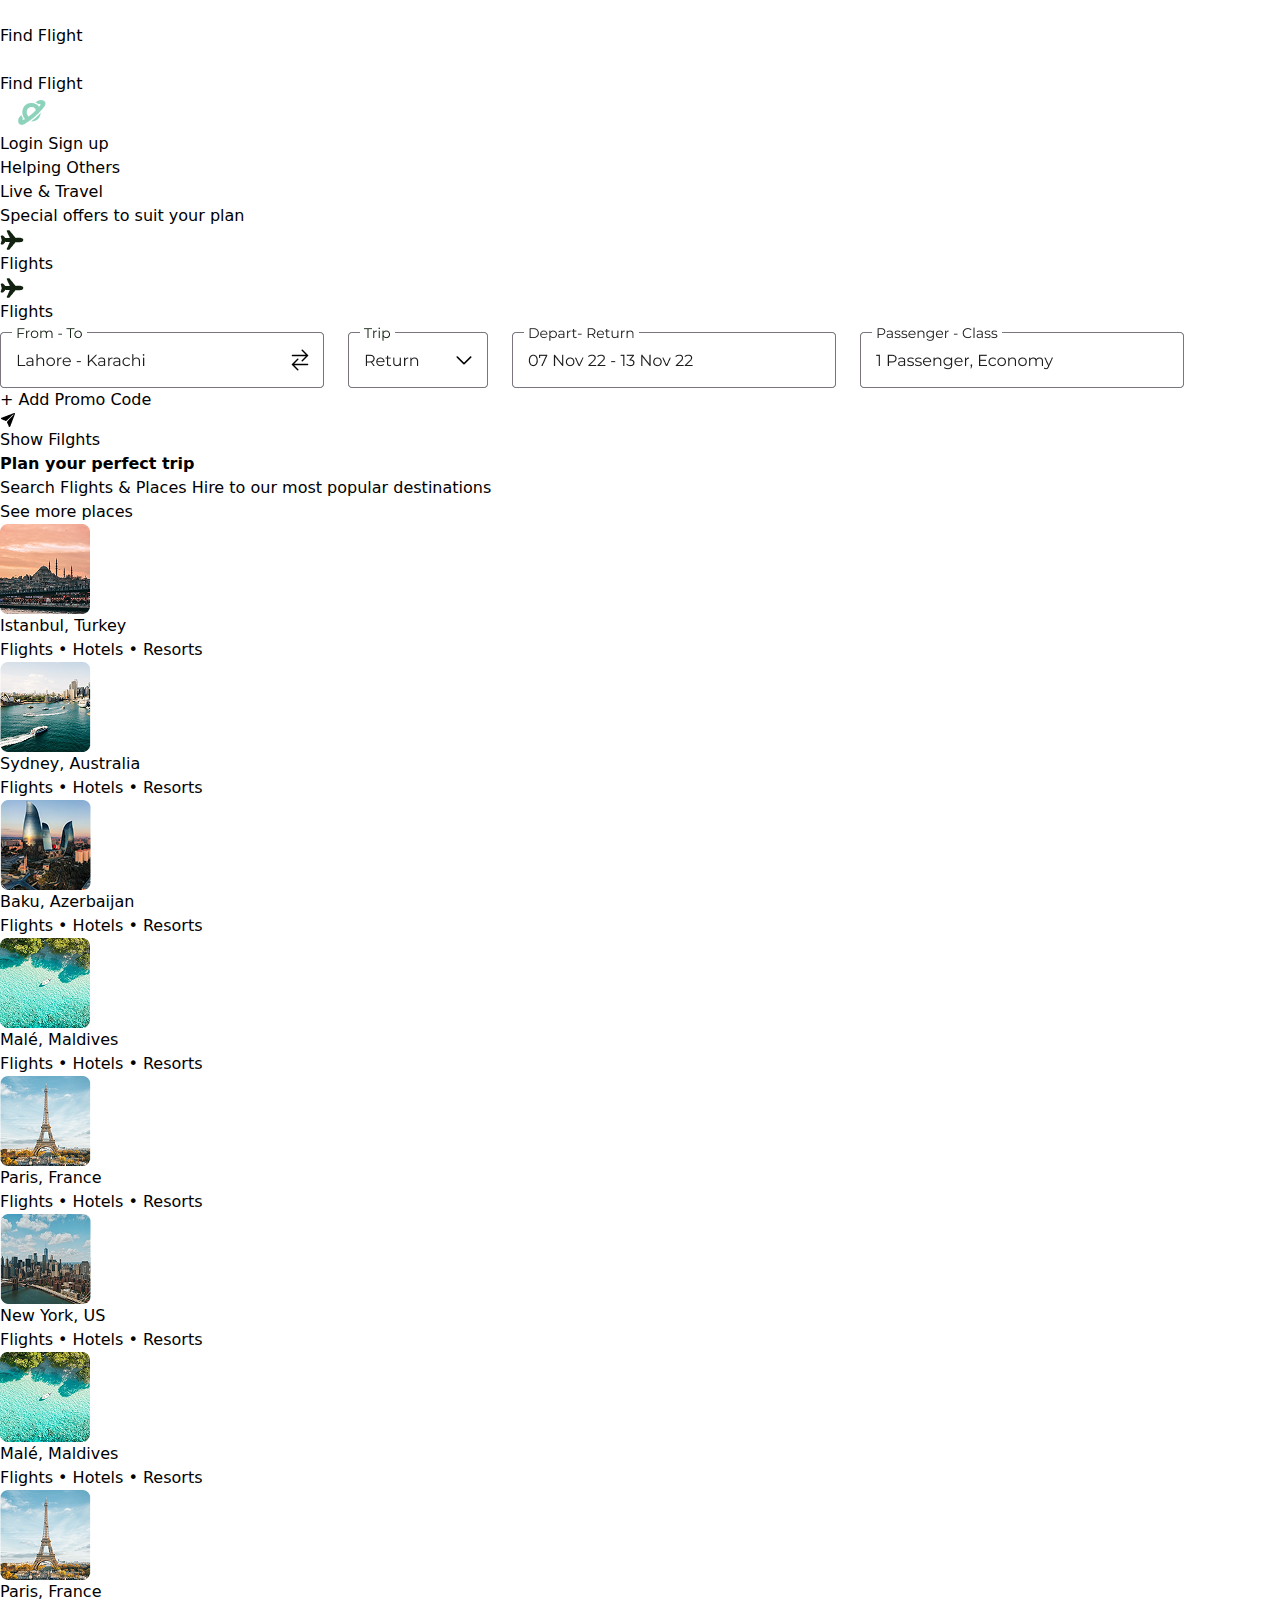
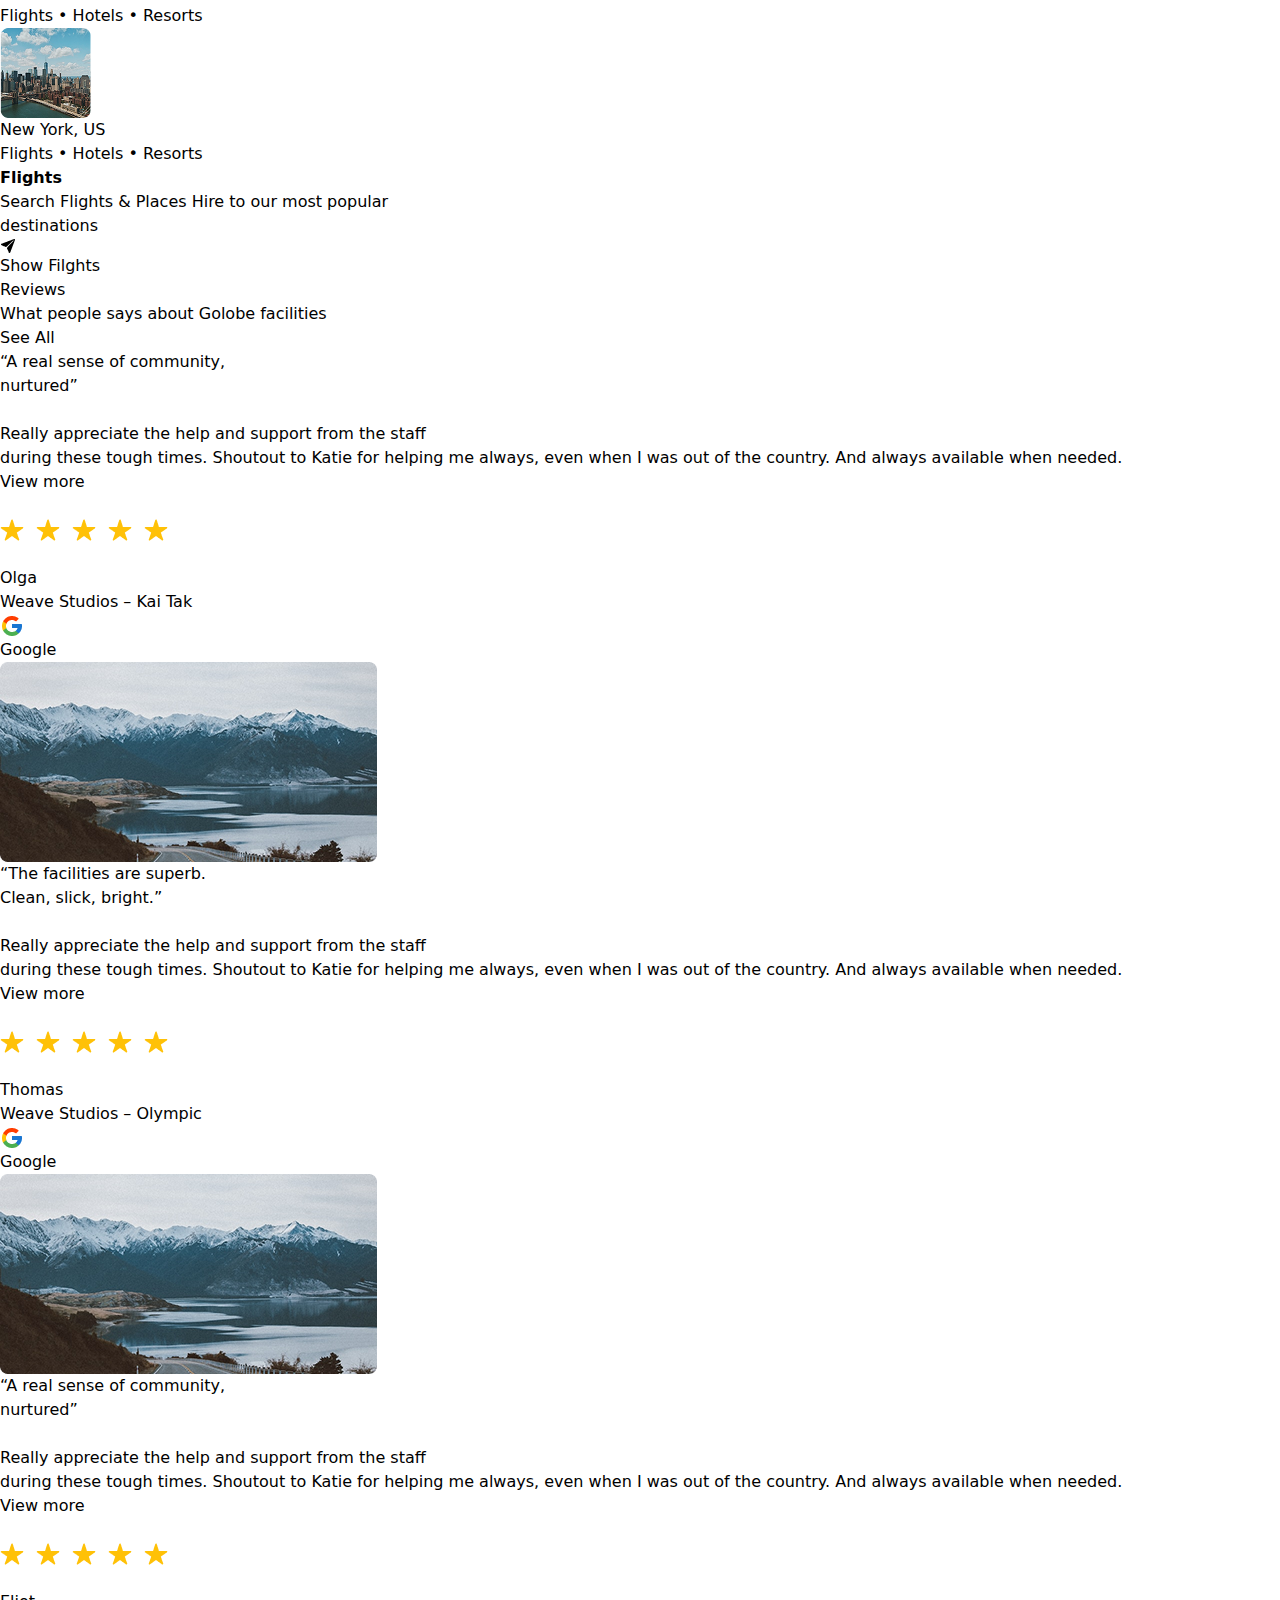
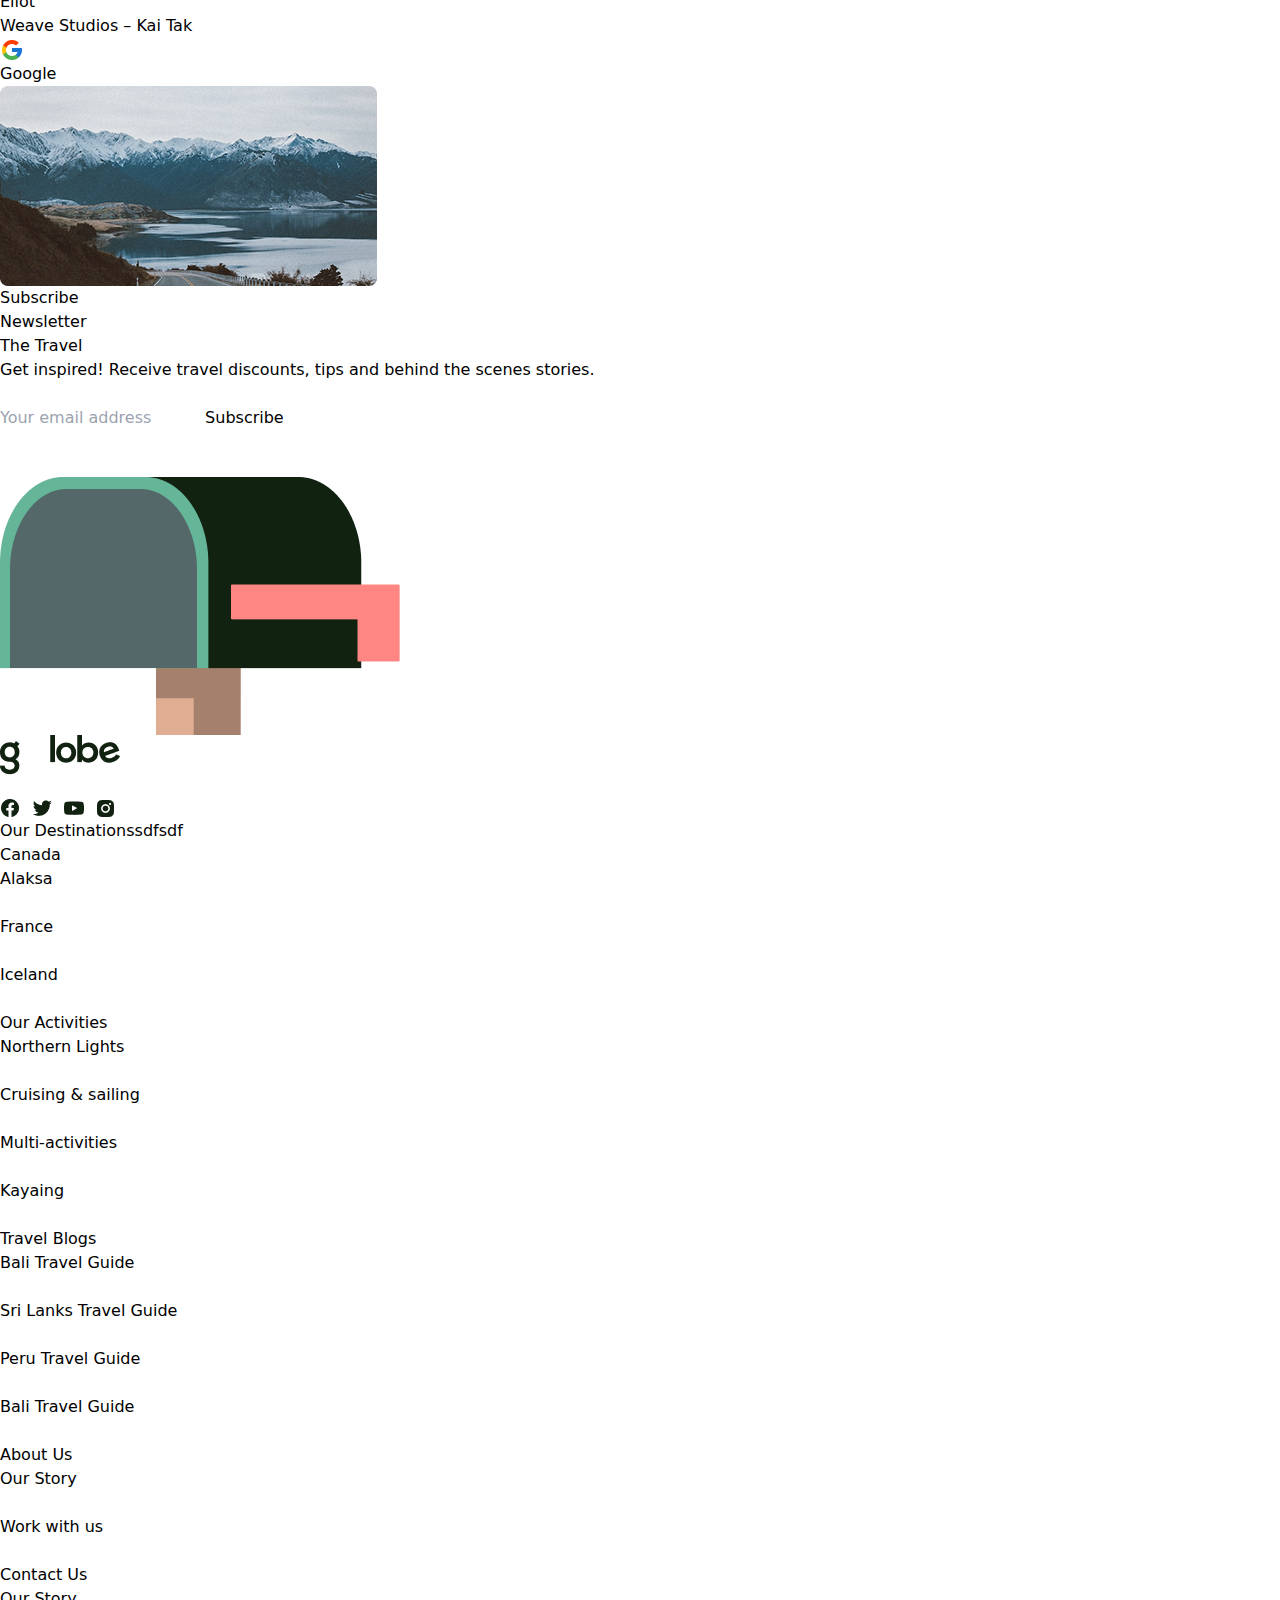
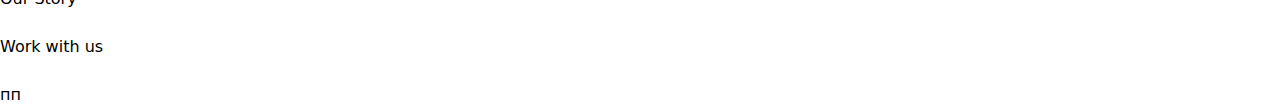
<file: src/index.html>
<!DOCTYPE html>
<html>
  <head>
    <meta charset="UTF-8" />
    <meta name="viewport" content="width=device-width, initial-scale=1.0" />
    <link href="/src/output.css" rel="stylesheet" />
  </head>
  <body class="bg-[#f5f5f5]">
    <div
      class="bg-[url(/src/f1.png)] mt-[20px] h-[100vh] md:h-[100vh] bg-no-repeat bg-contain text-white w-[95%] m-auto"
    >
      <div class="w-[95%] m-auto flex justify-between">
        <div class="flex items-center gap-7 pt-4">
          <div class="flex gap-1">
            <img class="hidden md:block" src="/src/f2.png" alt="" />
            <p class="hidden md:block">Find Flight</p>
          </div>

          <div class="flex gap-1">
            <img class="hidden md:block" src="/src/f3.png" alt="" />
            <p class="hidden md:block">Find Flight</p>
          </div>
        </div>

        <img class="mt-7 md:mr-0 mr-[110px]" src="/src/f4.png" alt="" />

        <div class="flex gap-10 pt-4 items-center">
          <button class="hidden md:block">Login</button>
          <button
            class="bg-white text-[black] w-[100px] h-[40px] rounded-[10px]"
          >
            Sign up
          </button>
        </div>
      </div>

      <div class="w-[95%] m-auto flex flex-col text-center">
        <h1 class="md:text-[50px] mt-3 md:mt-12">Helping Others</h1>
        <h1 class="md:text-[100px]">Live & Travel</h1>
        <p>Special offers to suit your plan</p>
      </div>

      <div class="w-[90%] m-auto bg-white md:mt-[50px] h-[250px] rounded-t-3xl">
        <aside class="flex gap-[140px] md:gap-6 w-[90%] m-auto pt-10">
          <div
            class="flex items-center gap-2 border-b-[3px] border-b-[#8DD3BB]"
          >
            <img src="/src/f5.png" alt="" />
            <p class="text-black">Flights</p>
          </div>
          <div class="flex items-center gap-2">
            <img src="/src/f5.png" alt="" />
            <p class="text-black">Flights</p>
          </div>
        </aside>

        <div class="text-black mt-10 w-[90%] m-auto">
          <img src="/src/f6.png" alt="" />
        </div>

        <div class="w-[90%] m-auto flex justify-end gap-5 text-black">
          <button class="mt-9">+ Add Promo Code</button>
          <div class="flex items-center bg-[#8DD3BB] p-3 mt-8">
            <img src="/src/f7.png" alt="" />
            <p>Show Filghts</p>
          </div>
        </div>
      </div>
    </div>

    <div class="w-[90%] md:mt-[100px] flex items-center m-auto justify-between">
      <div class="flex flex-col gap-5">
        <h1 class="text-[30px] font-bold">Plan your perfect trip</h1>
        <p class="text-[#112211]">
          Search Flights & Places Hire to our most popular destinations
        </p>
      </div>
      <button
        class="border-[2px] border-[#8DD3BB] w-[160px] h-[40px] text-[#112211]"
      >
        See more places
      </button>
    </div>

    <div class="w-[90%] m-auto flex flex-col md:flex-row justify-between">
      <div class="bg-white rounded-[10px] md:w-[32%] mt-[30px] h-[100px]">
        <div class="flex gap-5 p-4 items-center">
          <img class="w-[70px]" src="/src/f8.png" alt="" />
          <div class="flex flex-col gap-1">
            <h1>Istanbul, Turkey</h1>
            <p>Flights • Hotels • Resorts</p>
          </div>
        </div>
      </div>

      <div class="bg-white rounded-[10px] md:w-[32%] mt-[30px] h-[100px]">
        <div class="flex gap-5 p-4 items-center">
          <img class="w-[70px]" src="/src/f9.png" alt="" />
          <div class="flex flex-col gap-1">
            <h1>Sydney, Australia</h1>
            <p>Flights • Hotels • Resorts</p>
          </div>
        </div>
      </div>

      <div class="bg-white rounded-[10px] md:w-[32%] mt-[30px] h-[100px]">
        <div class="flex gap-5 p-4 items-center">
          <img class="w-[70px]" src="/src/f10.png" alt="" />
          <div class="flex flex-col gap-1">
            <h1>Baku, Azerbaijan</h1>
            <p>Flights • Hotels • Resorts</p>
          </div>
        </div>
      </div>
    </div>

    <div class="w-[90%] m-auto flex flex-col md:flex-row justify-between">
      <div class="bg-white rounded-[10px] md:w-[32%] mt-[30px] h-[100px]">
        <div class="flex gap-5 p-4 items-center">
          <img class="w-[70px]" src="/src/f11.png" alt="" />
          <div class="flex flex-col gap-1">
            <h1>Malé, Maldives</h1>
            <p>Flights • Hotels • Resorts</p>
          </div>
        </div>
      </div>

      <div class="bg-white rounded-[10px] md:w-[32%] mt-[30px] h-[100px]">
        <div class="flex gap-5 p-4 items-center">
          <img class="w-[70px]" src="/src/f12.png" alt="" />
          <div class="flex flex-col gap-1">
            <h1>Paris, France</h1>
            <p>Flights • Hotels • Resorts</p>
          </div>
        </div>
      </div>

      <div
        class="bg-white rounded-[10px] md:w-[32%] mt-[30px] mb-[30px] h-[100px]"
      >
        <div class="flex gap-5 p-4 items-center">
          <img class="w-[70px]" src="/src/f13.png" alt="" />
          <div class="flex flex-col gap-1">
            <h1>New York, US</h1>
            <p>Flights • Hotels • Resorts</p>
          </div>
        </div>
      </div>
    </div>

    <div class="w-[90%] m-auto flex flex-col md:flex-row justify-between">
      <div class="bg-white rounded-[10px] md:w-[32%] mb-[10px] h-[100px]">
        <div class="flex gap-5 p-4 items-center">
          <img class="w-[70px]" src="/src/f11.png" alt="" />
          <div class="flex flex-col gap-1">
            <h1>Malé, Maldives</h1>
            <p>Flights • Hotels • Resorts</p>
          </div>
        </div>
      </div>

      <div class="bg-white rounded-[10px] md:w-[32%] mb-[10px] h-[100px]">
        <div class="flex gap-5 p-4 items-center">
          <img class="w-[70px]" src="/src/f12.png" alt="" />
          <div class="flex flex-col gap-1">
            <h1>Paris, France</h1>
            <p>Flights • Hotels • Resorts</p>
          </div>
        </div>
      </div>

      <div class="bg-white rounded-[10px] md:w-[32%] mb-[10px] h-[100px]">
        <div class="flex gap-5 p-4 items-center">
          <img class="w-[70px]" src="/src/f13.png" alt="" />
          <div class="flex flex-col gap-1">
            <h1>New York, US</h1>
            <p>Flights • Hotels • Resorts</p>
          </div>
        </div>
      </div>
    </div>

    <div class="w-[90%] m-auto mt-[50px]">
      <div
        class="bg-[url(/src/f17.png)] mt-[20px] h-[80vh] md:h-[70vh] md:w-[40%] text-center bg-no-repeat bg-contain text-white"
      >
        <div class="flex flex-col items-center">
          <h1 class="text-[40px] font-bold mt-[134px] md:mt-[250px]">
            Flights
          </h1>
          <p>
            Search Flights & Places Hire to our most popular <br />
            destinations
          </p>
          <div class="flex items-center w-[140px] bg-[#8DD3BB] p-3 mt-2">
            <img src="/src/f7.png" alt="" />
            <p>Show Filghts</p>
          </div>
        </div>
      </div>
    </div>

    <main>
      <section class="w-[90%] m-auto mt-10 flex justify-between items-center">
        <aside>
          <h3 class="text-[32px] font-[600]">Reviews</h3>
          <p class="font-[400]">What people says about Golobe facilities</p>
        </aside>
        <aside>
          <button
            class="w-[80px] h-[40px] border border-[#8DD3BB] roundet-[4px]"
          >
            See All
          </button>
        </aside>
      </section>
      <section
        class="max-w-[1100px] ml-[150px] m-auto mt-10 flex justify-between gap-[300px]"
      >
        <div class="bg-[#8DD3BB66] w-[425px] h-[586px] rounded-[20px] relative">
          <aside
            class="bg-[#FFFFFF] w-[425px] h-[584px] rounded-[20px] absolute bottom-7 right-4 shadow-sm shadow-[#1122111A] p-5"
          >
            <div>
              <h2 class="text-[24px] font-[700] text-[#112211]">
                “A real sense of community,<br />nurtured”
              </h2>
              <br />
              <p class="text-[14px] font-[500] text-[#112211]">
                Really appreciate the help and support from the staff<br />during
                these tough times. Shoutout to Katie for helping me always, even
                when I was out of the country. And always available when needed.
              </p>
              <p class="text-[14px] font-[700] text-end">View more</p>
              <br />
              <img src="/src/f21.png" alt="" /> <br />
              <p class="text-[14px] font-[700]">Olga</p>
              <p class="text-[12px] font-[500] text-[#112211]">
                Weave Studios – Kai Tak
              </p>
              <div class="flex items-center gap-2 mt-2">
                <img src="/src/f22.png" alt="" />
                <p class="text-[12px] font-[700] text-[#112211]">Google</p>
              </div>
            </div>
            <div class="flex justify-center mt-2">
              <img src="/src/f23.png" alt="" />
            </div>
          </aside>
        </div>
        <div class="bg-[#8DD3BB66] w-[425px] h-[586px] rounded-[20px] relative">
          <aside
            class="bg-[#FFFFFF] w-[425px] h-[584px] rounded-[20px] absolute bottom-7 right-4 shadow-sm shadow-[#1122111A] p-5"
          >
            <div>
              <h2 class="text-[24px] font-[700] text-[#112211]">
                “The facilities are superb.<br />Clean, slick, bright.”
              </h2>
              <br />
              <p class="text-[14px] font-[500] text-[#112211]">
                Really appreciate the help and support from the staff<br />during
                these tough times. Shoutout to Katie for helping me always, even
                when I was out of the country. And always available when needed.
              </p>
              <p class="text-[14px] font-[700] text-end">View more</p>
              <br />
              <img src="/src/f21.png" alt="" /> <br />
              <p class="text-[14px] font-[700]">Thomas</p>
              <p class="text-[12px] font-[500] text-[#112211]">
                Weave Studios – Olympic
              </p>
              <div class="flex items-center gap-2 mt-2">
                <img src="/src/f22.png" alt="" />
                <p class="text-[12px] font-[700] text-[#112211]">Google</p>
              </div>
            </div>
            <div class="flex justify-center mt-2">
              <img src="/src/f23.png" alt="" />
            </div>
          </aside>
        </div>
        <div class="bg-[#8DD3BB66] w-[425px] h-[586px] rounded-[20px] relative">
          <aside
            class="bg-[#FFFFFF] w-[425px] h-[584px] rounded-[20px] absolute bottom-7 right-4 shadow-sm shadow-[#1122111A] p-5"
          >
            <div>
              <h2 class="text-[24px] font-[700] text-[#112211]">
                “A real sense of community,<br />nurtured”
              </h2>
              <br />
              <p class="text-[14px] font-[500] text-[#112211]">
                Really appreciate the help and support from the staff<br />during
                these tough times. Shoutout to Katie for helping me always, even
                when I was out of the country. And always available when needed.
              </p>
              <p class="text-[14px] font-[700] text-end">View more</p>
              <br />
              <img src="/src/f21.png" alt="" /> <br />
              <p class="text-[14px] font-[700]">Eliot</p>
              <p class="text-[12px] font-[500] text-[#112211]">
                Weave Studios – Kai Tak
              </p>
              <div class="flex items-center gap-2 mt-2">
                <img src="/src/f22.png" alt="" />
                <p class="text-[12px] font-[700] text-[#112211]">Google</p>
              </div>
            </div>
            <div class="flex justify-center mt-2">
              <img src="/src/f23.png" alt="" />
            </div>
          </aside>
        </div>
      </section>

      <div class="mt-12 relative">
        <section
          class="w-[90%] m-auto bg-[#CDEAE1] rounded-[20px] p-5 flex justify-between shadow-md relative top-24"
        >
          <aside>
            <h3 class="text-[44px] font-[700] text-[#112211]">
              Subscribe <br />
              Newsletter
            </h3>
            <p class="text-[20px] font-[700] text-[#112211]">The Travel</p>
            <p class="font-[500] text-[#112211]">
              Get inspired! Receive travel discounts, tips and behind the scenes
              stories.
            </p>
            <br />
            <div class="flex gap-3">
              <input
                type="email"
                placeholder="Your email address"
                class="w-[473px] h-[56px] rounded-[4px] pl-2"
              />
              <button
                class="w-[104px] h-[56px] bg-black text-white rounded-[4px]"
              >
                Subscribe
              </button>
            </div>
          </aside>
          <aside>
            <img src="/src/f20.png" alt="" class="relative top-5" />
          </aside>
        </section>
        <div class="bg-[#8DD3BB]">
          <section class="w-[90%] m-auto p-14 flex justify-between pt-36">
            <aside>
              <img src="/src/f19.png" alt="" />
            </aside>
            <aside>
              <a href="./page11-naimova.html" class="font-[700] text-[#112211]"
                >Our Destinationssdfsdf</a
              >
              <br />
              <a class="text-[14px] font-[500] text-[#112211]">Canada</a> <br />
              <p class="text-[14px] font-[500] text-[#112211]">Alaksa</p>
              <br />
              <p class="text-[14px] font-[500] text-[#112211]">France</p>
              <br />
              <p class="text-[14px] font-[500] text-[#112211]">Iceland</p>
              <br />
            </aside>
            <aside>
              <a href="/src/Aliakbar2.html" class="font-[700] text-[#112211]"
                >Our Activities</a
              >
              <br />
              <p class="text-[14px] font-[500] text-[#112211]">
                Northern Lights
              </p>
              <br />
              <p class="text-[14px] font-[500] text-[#112211]">
                Cruising & sailing
              </p>
              <br />
              <p class="text-[14px] font-[500] text-[#112211]">
                Multi-activities
              </p>
              <br />
              <p class="text-[14px] font-[500] text-[#112211]">Kayaing</p>
              <br />
            </aside>
            <aside>
              <a
                href="/src/page11-naimova.html"
                class="font-[700] text-[#112211]"
                >Travel Blogs</a
              >
              <br />
              <p class="text-[14px] font-[500] text-[#112211]">
                Bali Travel Guide
              </p>
              <br />
              <p class="text-[14px] font-[500] text-[#112211]">
                Sri Lanks Travel Guide
              </p>
              <br />
              <p class="text-[14px] font-[500] text-[#112211]">
                Peru Travel Guide
              </p>
              <br />
              <p class="text-[14px] font-[500] text-[#112211]">
                Bali Travel Guide
              </p>
              <br />
            </aside>
            <aside>
              <a
                href="/src/page8-naimova.html"
                class="font-[700] text-[#112211]"
                >About Us</a
              >
              <br />
              <p class="text-[14px] font-[500] text-[#112211]">Our Story</p>
              <br />
              <p class="text-[14px] font-[500] text-[#112211]">Work with us</p>
              <br />
            </aside>
            <aside>
              <a href="/src/yosin1.html" class="font-[700] text-[#112211]"
                >Contact Us</a
              >
              <br />
              <p class="text-[14px] font-[500] text-[#112211]">Our Story</p>
              <br />
              <p class="text-[14px] font-[500] text-[#112211]">Work with us</p>
              <br />
            </aside>
          </section>
        </div>
      </div>
    </main>
  </body>
</html>
пп
</file>
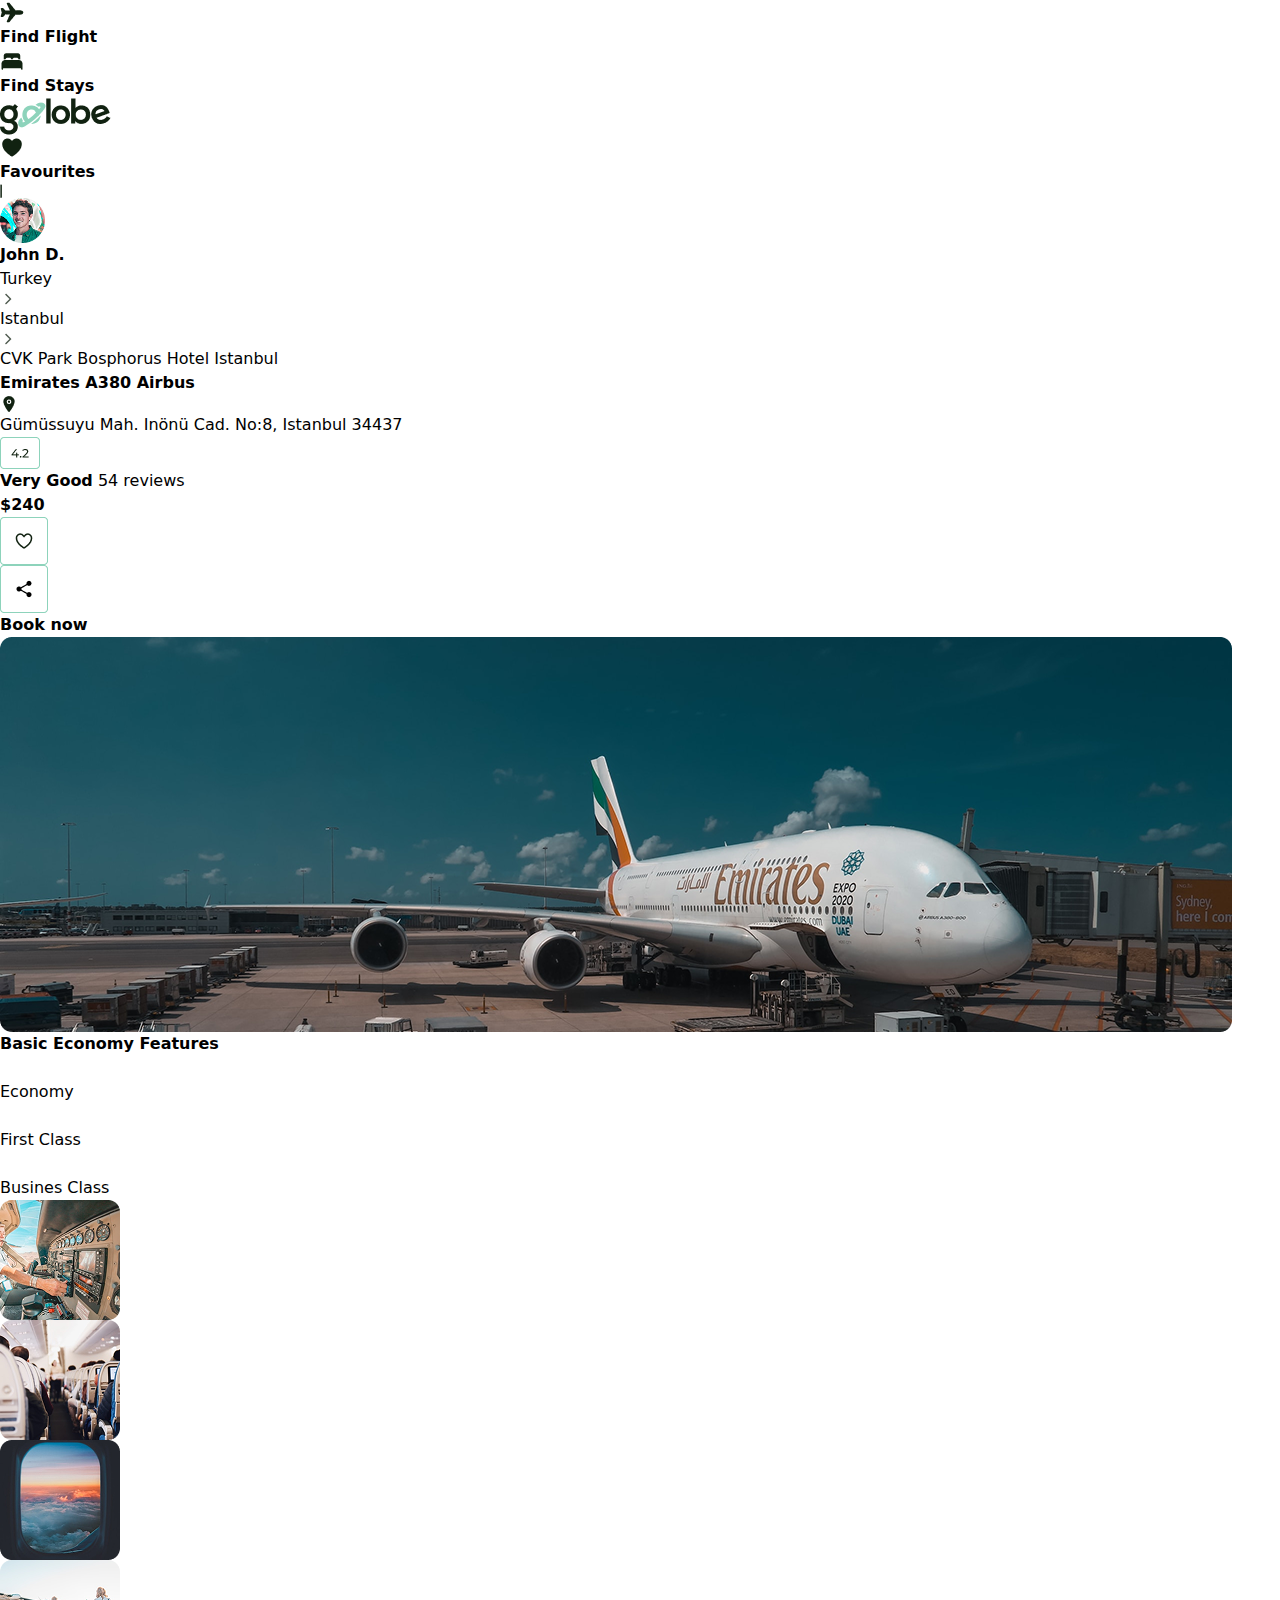
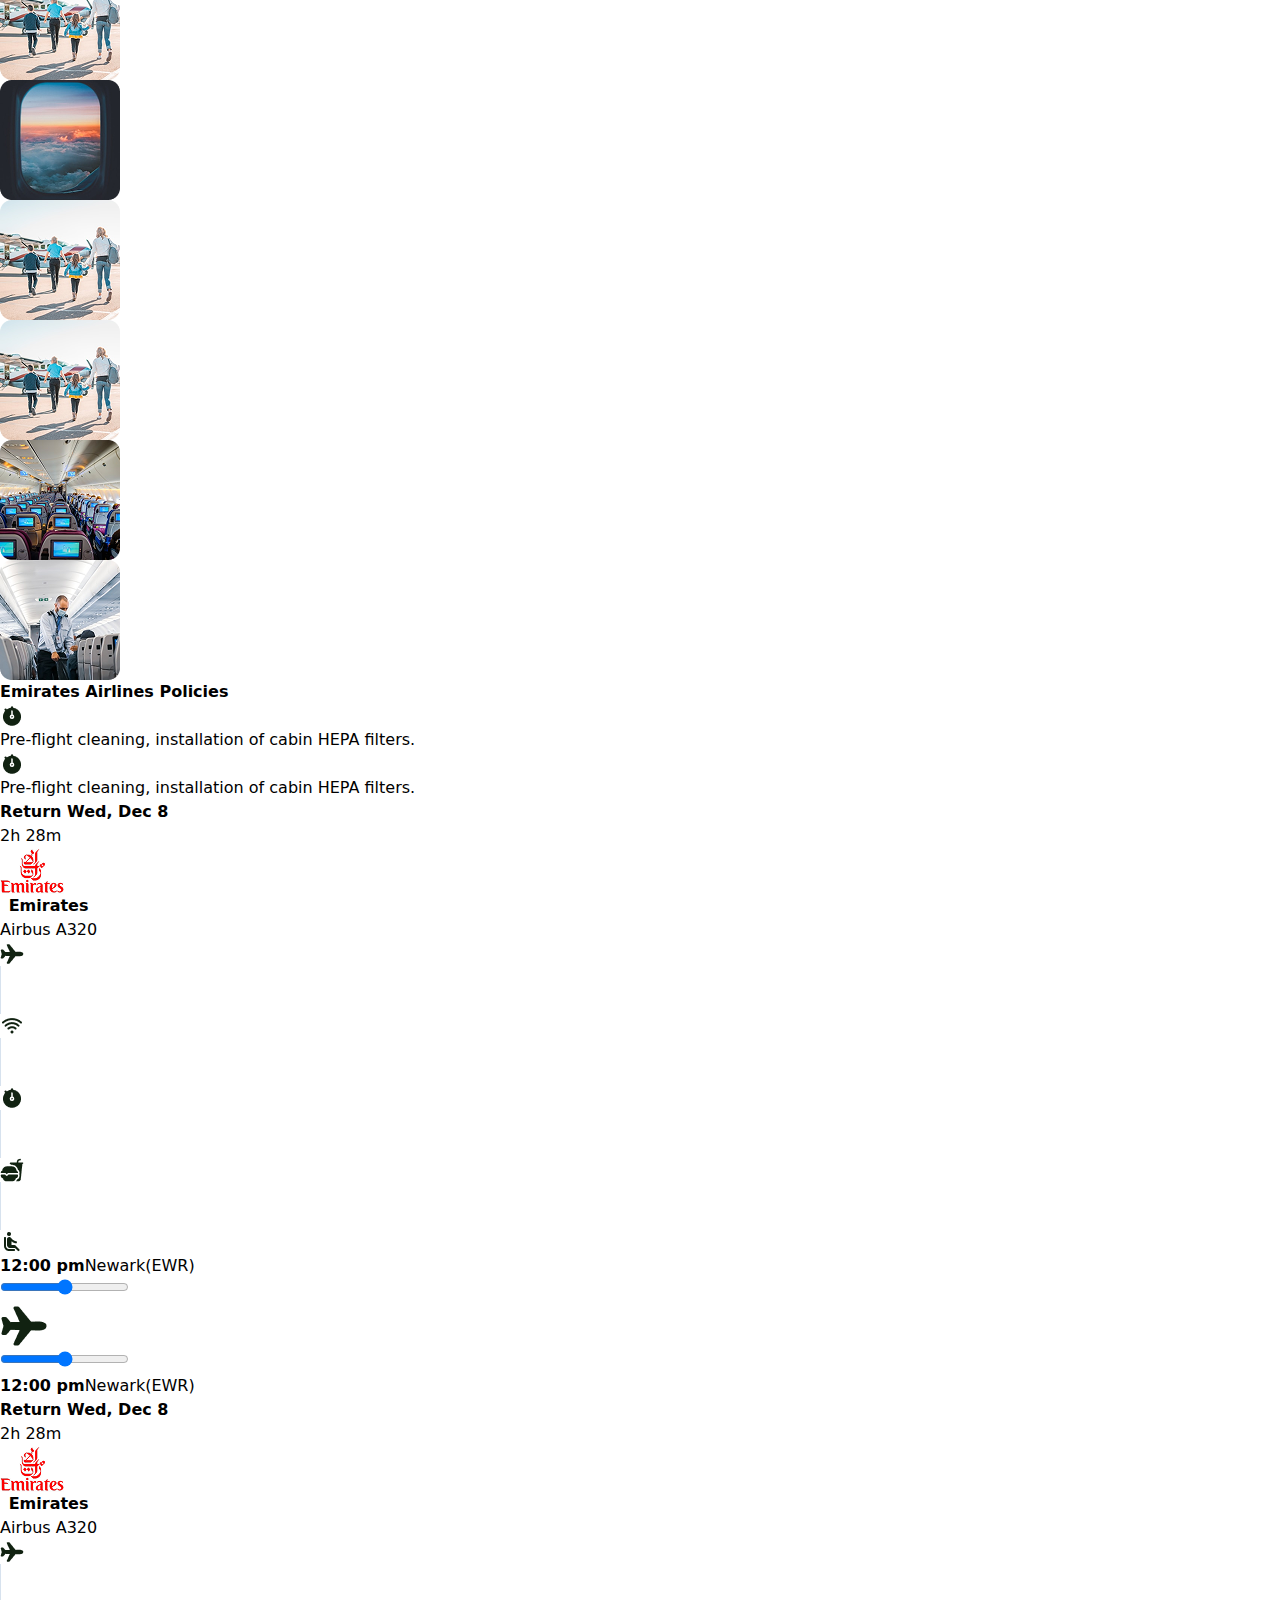
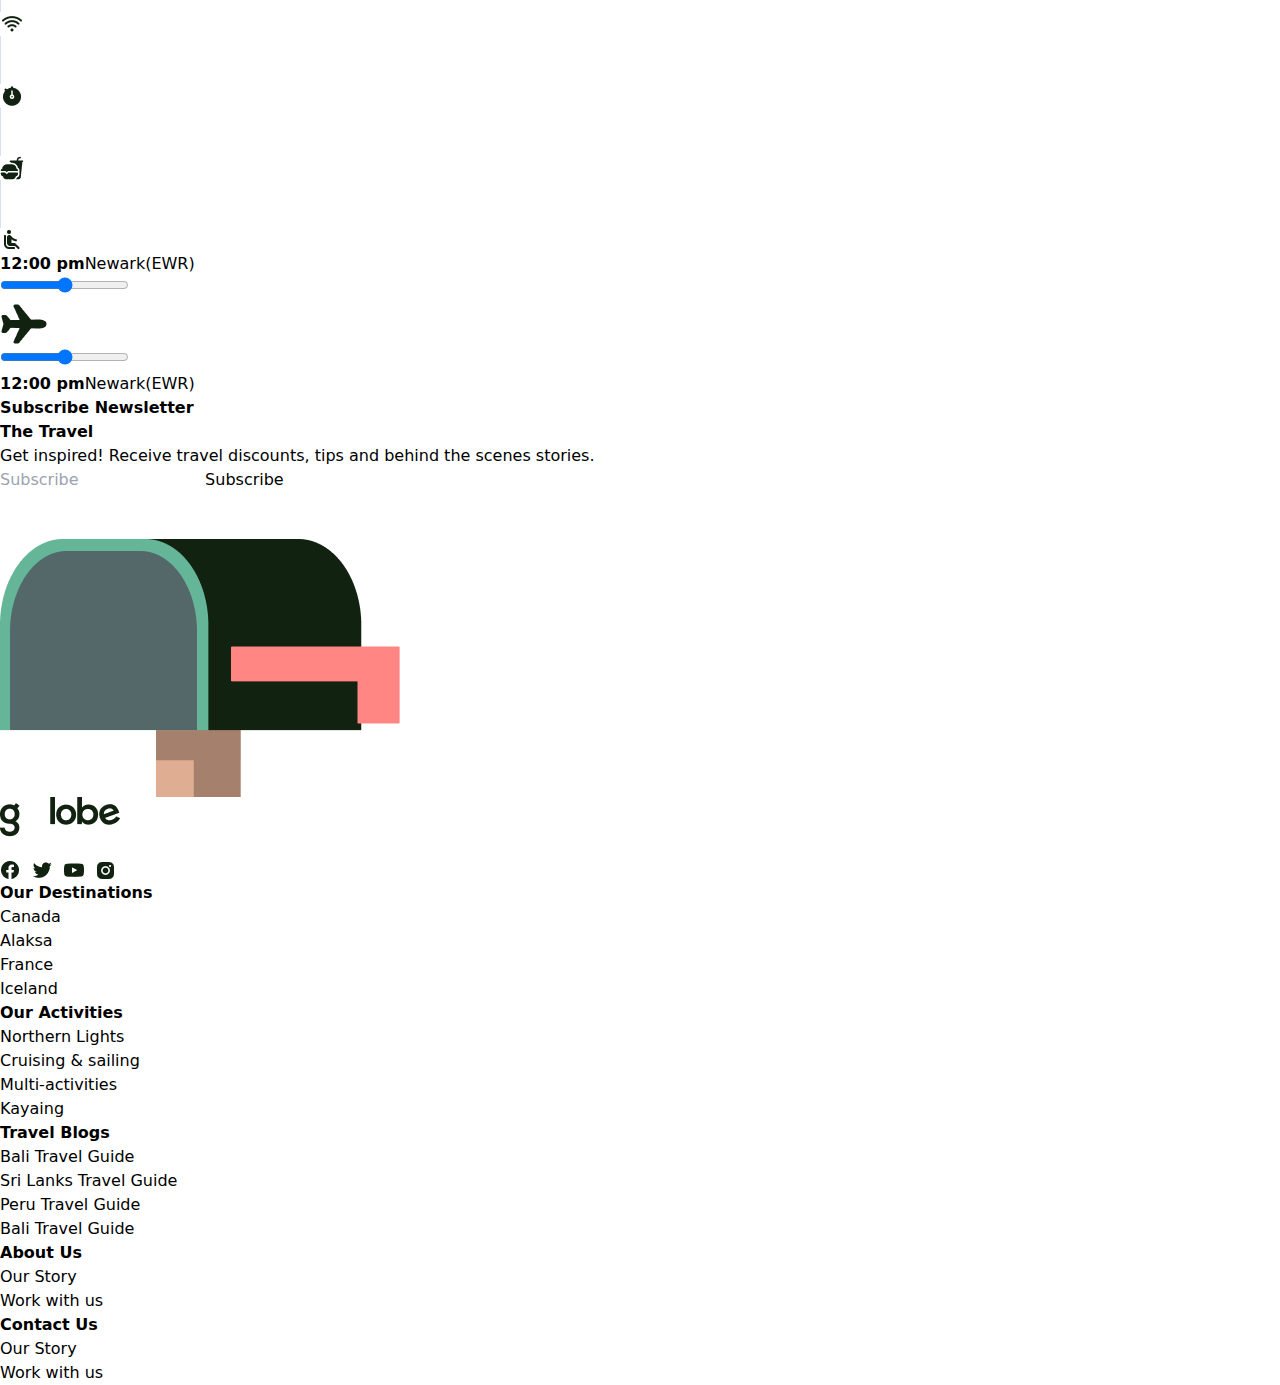
<file: src/Aliakbar.html>
<!DOCTYPE html>
<html lang="en">
<head>
    <meta charset="UTF-8">
    <meta name="viewport" content="width=device-width, initial-scale=1.0">
    <title>Document</title>
    <link rel="stylesheet" href="./output.css">
</head>
<body>
     
         <main class="flex justify-around items-center shadow-xl py-[20px]">
            <div class="flex gap-5 items-center">
                <div class="flex gap-3">
                <img src="./Aliakbar-img/airplane.png" alt="">
                <h1 class="font-bold">Find Flight</h1>
            </div>
            <div class="md:flex gap-3 hidden">
                <img src="./Aliakbar-img/ion_bed.png" alt="">
                <h1 class="font-bold">Find Stays</h1>
            </div>
            </div>
            <img src="./Aliakbar-img/Logo (7).png" alt="">
             <div  class="md:flex gap-5 items-center hidden">
                <div class="flex gap-3">
                <img src="./Aliakbar-img/heart.png" alt="">
                <h1 class="font-bold">Favourites</h1>
                <img src="./Aliakbar-img/_ (1).png" alt="">
            </div>
            <div class="flex gap-3 items-center">
                <img src="./Aliakbar-img/Ellipse 1 (1).png" alt="">
                <h1 class="font-bold">John D.</h1>
            </div>
            </div>
         </main>

         <main class="p-[40px] md:py-[50px] ">
            <div class="flex md:flex gap-3">
            <div class="flex items-center gap-2">
                <h1 class="text-[#FF8682]">Turkey</h1>
                <img src="./Aliakbar-img/chevron_forward.png" alt="">
            </div>
             <div class="flex items-center gap-2">
                <h1 class="text-[#FF8682]">Istanbul</h1>
                <img src="./Aliakbar-img/chevron_forward.png" alt="">
            </div>
            <h1 class="text-[#112211] hidden md:block">CVK Park Bosphorus Hotel Istanbul</h1>
            </div>
            <div class="flex-row md:flex md:justify-between">
                <div class="mt-[30px] flex-row">
                <h1 class="text-[30px] font-bold">Emirates A380 Airbus</h1>
                <div class="flex items-center gap-2 mt-[20px] ">
                    <img src="./Aliakbar-img/Location.png" alt="">
                     <h1 class="text-[#112211]  ">Gümüssuyu Mah. Inönü Cad. No:8, Istanbul 34437</h1>
                </div>
                <div class="flex gap-2 items-center mt-[20px]">
                    <img src="./Aliakbar-img/Button.png" alt="">
                    <span><span class="font-bold">Very Good</span> 54 reviews</span>
                </div>
            </div>
            <div>
                <h1  class="text-[#FF8682] text-[40px] font-bold">$240</h1>
                <div class="flex gap-2 items-center">
                <img src="./Aliakbar-img/Button (1).png" alt="">
                <img src="./Aliakbar-img/Button (2).png" alt="">
                <button class="bg-[#8DD3BB] py-[10px] px-[20px] font-bold rounded-[10px]">Book now</button>
            </div>
            </div>
            </div>
         </main>

         <img src="./Aliakbar-img/Rectangle 3.png" alt="" class="m-auto">

         <main class="md:w-[1232px] m-auto flex-row ">
            <div class="flex-row md:flex items-center md:justify-around">
                <h1 class="text-[30px] font-bold mt-[30px]">Basic Economy Features</h1>
            <div class="flex">
                <div>
                    <input type="text">
                <h1>Economy</h1>
                </div>
                <div>
                    <input type="text">
                <h1>First Class</h1>
                </div>
                <div>
                    <input type="text">
                <h1>Busines Class</h1>
                </div>
            </div>
            </div>
            <div class="flex justify-around mt-[20px]">
                <img src="./Aliakbar-img/Frame 186.png" alt="">
                <img src="./Aliakbar-img/Frame 142 (1).png" alt="">
                <img src="./Aliakbar-img/Frame 182.png" alt="">
                <img src="./Aliakbar-img/Frame 185.png" alt="">
                <img src="./Aliakbar-img/Frame 182.png" alt="" class="hidden md:block">
                 <img src="./Aliakbar-img/Frame 185.png" alt=""   class="hidden md:block"   >
                 <img src="./Aliakbar-img/Frame 185.png" alt=""  class="hidden md:block">
                <img src="./Aliakbar-img/Frame 183 (2).png" alt=""  class="hidden md:block">
                <img src="./Aliakbar-img/Frame 184.png" alt=""  class="hidden md:block">
            </div>
         </main>

         <main class="bg-[#00ffa699] md:w-[1232px] m-auto p-[20px]  rounded-[10px] mt-[40px]">
            <h1 class="text-[30px] font-bold">Emirates Airlines Policies</h1>
            <div class="flex-row md:flex gap-3 mt-[10px]">
                <div class="flex gap-2">
                    <img src="./Aliakbar-img/ion_stopwatch.png" alt="">
                    <h1>Pre-flight cleaning, installation of cabin HEPA filters.</h1>
                </div>
                <div class="flex gap-2 mt-[10px] md:mt-0">
                    <img src="./Aliakbar-img/ion_stopwatch.png" alt="">
                    <h1>Pre-flight cleaning, installation of cabin HEPA filters.</h1>
                </div>
            </в>
         </main>
          
         <main class="md:w-[1232px] m-auto flex-row mt-[40px] p-[40px] md:p-0 shadow-xl">
            <div class="md:flex md:justify-between">
                <h1 class="text-[20px] font-bold">Return Wed, Dec 8</h1>
                <h1 class="text-[#112211] text-[20px]">2h 28m</h1>
            </div>
            <div class="flex gap-3 justify-between">
                <button class="flex justify-around items-center gap-3 border-[2px] p-[10px] border-[#8DD3BB] mt-[20px] rounded-[10px]">
                    <img src="./Aliakbar-img/kisspng-dubai-airbus-a380-emirates-airline-logo-5adaedbb89d2d6 1.png" alt="">
                    <div>
                        <h1 class="font-bold text-[24px]">Emirates</h1>
                        <p>Airbus A320</p>
                    </div>
                </button>
                <div class="flex gap-3 items-center">
                    <img src="./Aliakbar-img/airplane (1).png" alt="">
                    <img src="./Aliakbar-img/Line 1.png" alt="">
                    <img src="./Aliakbar-img/Wifi.png" alt="">
                     <img src="./Aliakbar-img/Line 1.png" alt="">
                    <img src="./Aliakbar-img/ion_stopwatch (1).png" alt="">
                     <img src="./Aliakbar-img/Line 1.png" alt="">
                    <img src="./Aliakbar-img/ion_fast-food.png" alt="">
                     <img src="./Aliakbar-img/Line 1.png" alt="">
                    <img src="./Aliakbar-img/ic_round-airline-seat-recline-normal.png" alt="">
                </div>
            </div>
            <div class="flex-row md:flex md:justify-around mt-[30px]">
                <span class="flex gap-2"><span class="font-bold">12:00 pm</span>Newark(EWR)</span>
                <div class="flex gap-2 mt-[10px] md:mt-0">
                    <input type="range" class="text-black">
                    <img src="./Aliakbar-img/airplane (2).png" alt="">
                      <input type="range" class="text-black">
                </div>
                 <span class="flex gap-2 mt-[10px] md:mt-0"><span class="font-bold">12:00 pm</span>Newark(EWR)</span>
            </div>
         </main>

         <main class="md:w-[1232px] m-auto flex-row mt-[70px] p-[40px] md:p-0 shadow-xl">
            <div class="md:flex md:justify-between">
                <h1 class="text-[20px] font-bold">Return Wed, Dec 8</h1>
                <h1 class="text-[#112211] text-[20px]">2h 28m</h1>
            </div>
            <div class="flex gap-3 justify-between">
                <button class="flex justify-around items-center gap-3 border-[2px] p-[10px] border-[#8DD3BB] mt-[20px] rounded-[10px]">
                    <img src="./Aliakbar-img/kisspng-dubai-airbus-a380-emirates-airline-logo-5adaedbb89d2d6 1.png" alt="">
                    <div>
                        <h1 class="font-bold text-[24px]">Emirates</h1>
                        <p>Airbus A320</p>
                    </div>
                </button>
                <div class="flex gap-3 items-center">
                    <img src="./Aliakbar-img/airplane (1).png" alt="">
                    <img src="./Aliakbar-img/Line 1.png" alt="">
                    <img src="./Aliakbar-img/Wifi.png" alt="">
                     <img src="./Aliakbar-img/Line 1.png" alt="">
                    <img src="./Aliakbar-img/ion_stopwatch (1).png" alt="">
                     <img src="./Aliakbar-img/Line 1.png" alt="">
                    <img src="./Aliakbar-img/ion_fast-food.png" alt="">
                     <img src="./Aliakbar-img/Line 1.png" alt="">
                    <img src="./Aliakbar-img/ic_round-airline-seat-recline-normal.png" alt="">
                </div>
            </div>
            <div class="flex-row md:flex md:justify-around mt-[30px]">
                <span class="flex gap-2"><span class="font-bold">12:00 pm</span>Newark(EWR)</span>
                <div class="flex gap-2 mt-[10px] md:mt-0">
                    <input type="range" class="text-black">
                    <img src="./Aliakbar-img/airplane (2).png" alt="">
                      <input type="range" class="text-black">
                </div>
                 <span class="flex gap-2 mt-[10px] md:mt-0"><span class="font-bold">12:00 pm</span>Newark(EWR)</span>
            </div>
         </main>

         <main class="md:w-[1232px] mt-[40px] m-auto flex-row md:flex md:absolute md:top-[230vh] md:left-[150px]  bg-[#CDEAE1] items-center md:justify-between rounded-[10px] p-[20px]">
            <div>
                <h1 class="text-[40px] font-bold">Subscribe Newsletter</h1>
            <h1 class="mt-[10px] font-bold">The Travel</h1>
            <p>Get inspired! Receive travel discounts, tips and behind the scenes stories.</p>
            <input type="text" placeholder="Subscribe" class="w-[300px] p-[15px] mt-[30px]"> 
            <button class="bg-black text-white py-[16px] rounded-[10px] px-[20px]">Subscribe</button>
            </div>
            <img src="./Aliakbar-img/emojione-v1_open-mailbox-with-lowered-flag.png" alt="">
         </main>

         <main class="bg-[#8DD3BB] md:mt-[300px] p-[30px] flex justify-around items-center md:pt-[200px]">
            <img src="./Aliakbar-img/Frame 2608750.png" alt="">
            <div class="hidden md:block">
                <h1 class="font-bold">Our Destinations</h1>
                <p class="mt-[10px]">Canada</p>
                <p class="mt-[10px]">Alaksa</p>
                <p class="mt-[10px]">France</p>
                <p class="mt-[10px]">Iceland</p>
            </div>
            <div>
                <h1 class="font-bold">Our Activities</h1>
                <p class="mt-[10px]">Northern Lights</p>
                <p class="mt-[10px]">Cruising & sailing</p>
                <p class="mt-[10px]">Multi-activities</p>
                <p class="mt-[10px]">Kayaing</p>
            </div>
            <div>
                <h1 class="font-bold">Travel Blogs</h1>
                <p class="mt-[10px]">Bali Travel Guide</p>
                <p class="mt-[10px]">Sri Lanks Travel Guide</p>
                <p class="mt-[10px]">Peru Travel Guide</p>
                <p class="mt-[10px]">Bali Travel Guide</p>
            </div>
            <div class="hidden md:block">
                <h1 class="font-bold">About Us</h1>
                <p class="mt-[10px]">Our Story</p>
                <p class="mt-[10px]">Work with us</p>
            </div>
            <div class="hidden md:block">
                <h1 class="font-bold">Contact Us</h1>
                <p class="mt-[10px]">Our Story</p>
                <p class="mt-[10px]">Work with us</p>
            </div>
         </main>
    
</body>
</html>
</file>
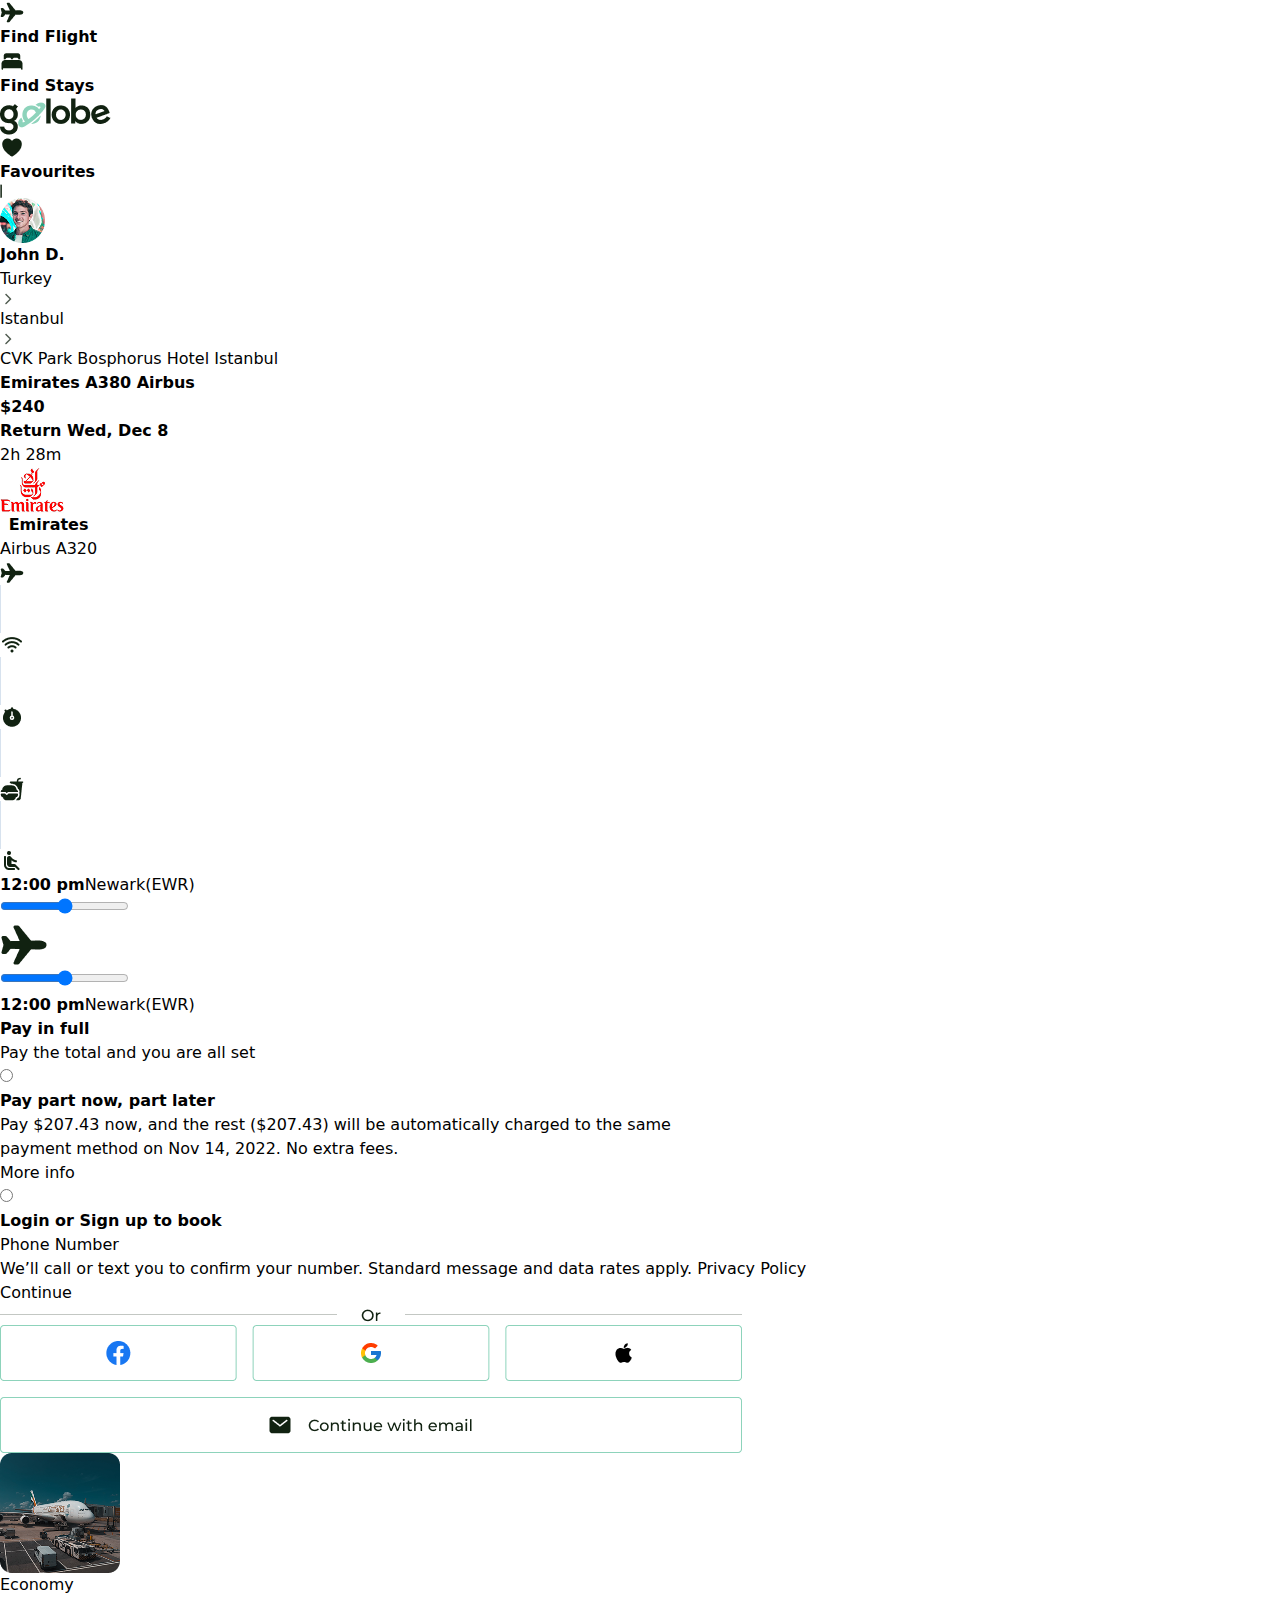
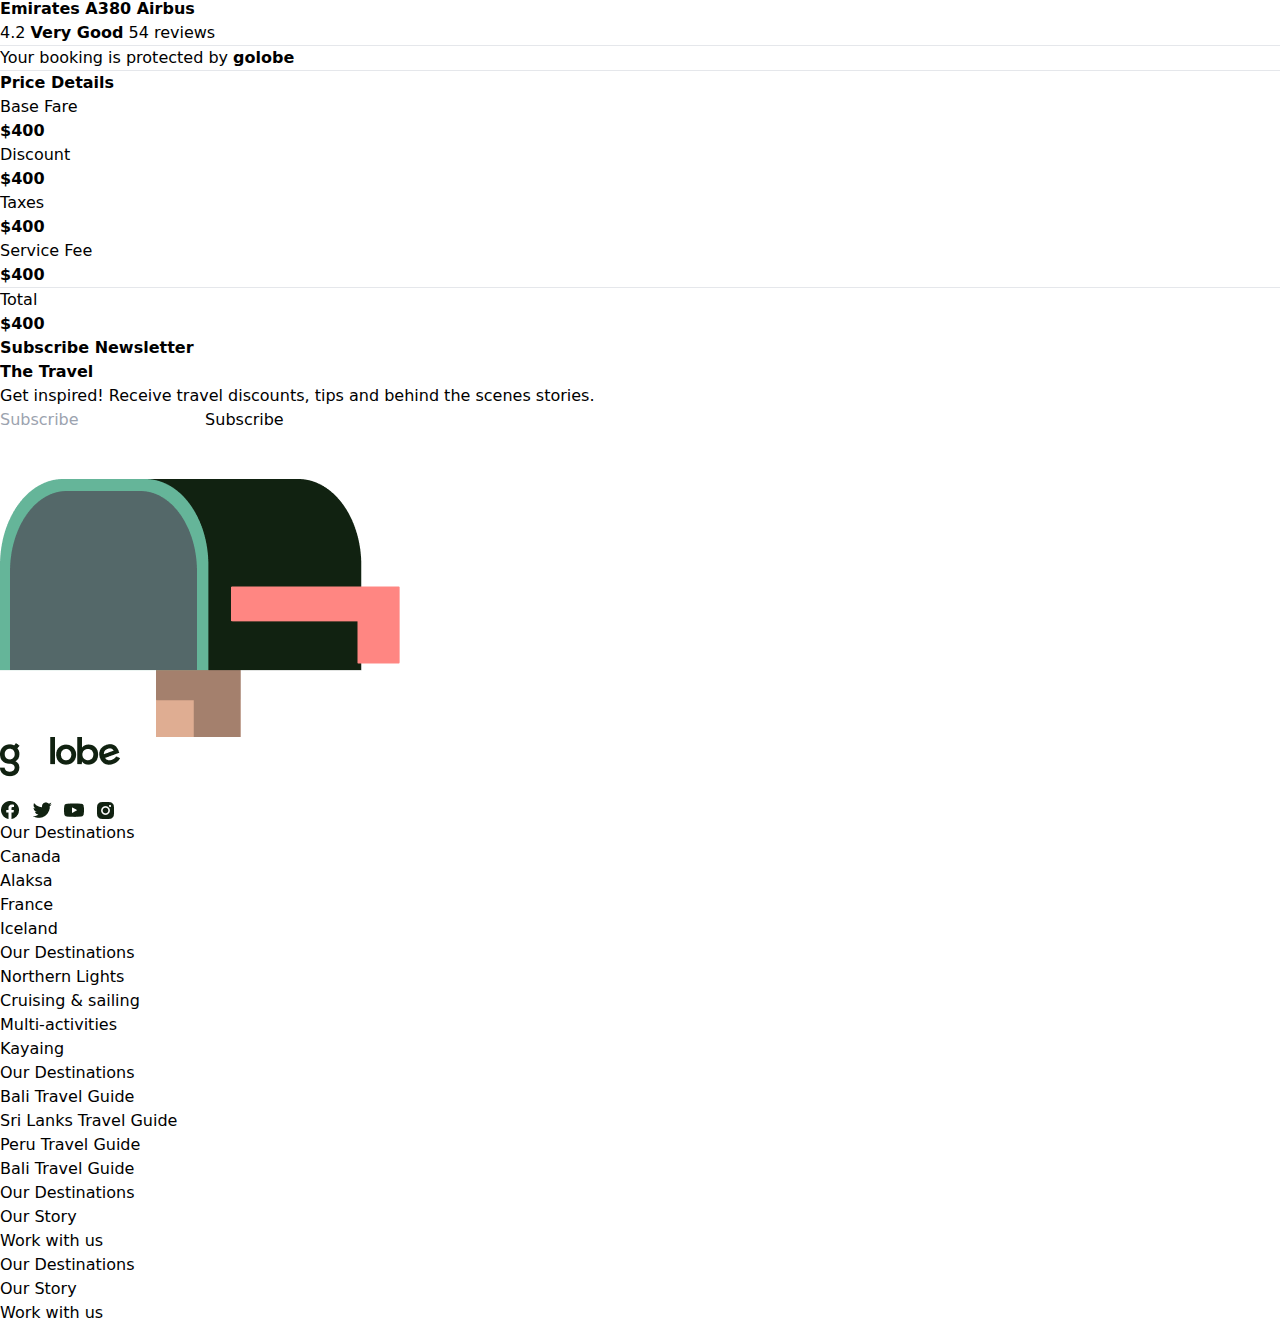
<file: src/Aliakbar2.html>
<!DOCTYPE html>
<html lang="en">
<head>
    <meta charset="UTF-8">
    <meta name="viewport" content="width=device-width, initial-scale=1.0">
    <title>Document</title>
    <link rel="stylesheet" href="./output.css">
</head>
<body>

    <main class="flex justify-around items-center shadow-xl py-[20px]">
            <div class="flex gap-5 items-center">
                <div class="flex gap-3">
                <img src="./Aliakbar-img/airplane.png" alt="">
                <h1 class="font-bold">Find Flight</h1>
            </div>
            <div class="md:flex gap-3 hidden">
                <img src="./Aliakbar-img/ion_bed.png" alt="">
                <h1 class="font-bold">Find Stays</h1>
            </div>
            </div>
            <img src="./Aliakbar-img/Logo (7).png" alt="">
             <div  class="md:flex gap-5 items-center hidden">
                <div class="flex gap-3">
                <img src="./Aliakbar-img/heart.png" alt="">
                <h1 class="font-bold">Favourites</h1>
                <img src="./Aliakbar-img/_ (1).png" alt="">
            </div>
            <div class="flex gap-3 items-center">
                <img src="./Aliakbar-img/Ellipse 1 (1).png" alt="">
                <h1 class="font-bold">John D.</h1>
            </div>
            </div>
         </main>

           <main class="p-[40px] md:py-[50px] ">
            <div class="flex md:flex gap-3">
            <div class="flex items-center gap-2">
                <h1 class="text-[#FF8682]">Turkey</h1>
                <img src="./Aliakbar-img/chevron_forward.png" alt="">
            </div>
             <div class="flex items-center gap-2">
                <h1 class="text-[#FF8682]">Istanbul</h1>
                <img src="./Aliakbar-img/chevron_forward.png" alt="">
            </div>
            <h1 class="text-[#112211] hidden md:block">CVK Park Bosphorus Hotel Istanbul</h1>
            </div>
         </main>

         <main class="flex-row md:flex justify-around ">
            <header>
             <main class="md:w-[790px] m-auto flex-row mt-[50px] p-[30px]  md:p-[40px] rounded-[10px] shadow-xl">
                <div class="flex justify-between">
                    <h1 class="font-bold text-[30px]">Emirates A380 Airbus</h1>
                    <h1 class="text-[#FF8682] text-[30px] font-bold">$240</h1>
                </div>
            <div class="md:flex md:justify-between">
                <h1 class="text-[20px] font-bold">Return Wed, Dec 8</h1>
                <h1 class="text-[#112211] text-[20px]">2h 28m</h1>
            </div>
            <div class="flex-row md:flex gap-3 justify-between">
                <button class="flex justify-around items-center gap-3 border-[2px] p-[10px] border-[#8DD3BB] mt-[20px] rounded-[10px]">
                    <img src="./Aliakbar-img/kisspng-dubai-airbus-a380-emirates-airline-logo-5adaedbb89d2d6 1.png" alt="">
                    <div>
                        <h1 class="font-bold text-[24px]">Emirates</h1>
                        <p>Airbus A320</p>
                    </div>
                </button>
                <div class="flex gap-3 items-center mt-[30px] md:mt-0">
                    <img src="./Aliakbar-img/airplane (1).png" alt="">
                    <img src="./Aliakbar-img/Line 1.png" alt="">
                    <img src="./Aliakbar-img/Wifi.png" alt="">
                     <img src="./Aliakbar-img/Line 1.png" alt="">
                    <img src="./Aliakbar-img/ion_stopwatch (1).png" alt="">
                     <img src="./Aliakbar-img/Line 1.png" alt="">
                    <img src="./Aliakbar-img/ion_fast-food.png" alt="">
                     <img src="./Aliakbar-img/Line 1.png" alt="">
                    <img src="./Aliakbar-img/ic_round-airline-seat-recline-normal.png" alt="">
                </div>
            </div>
            <div class="flex-row md:flex md:justify-around mt-[30px]">
                <span class="flex gap-2"><span class="font-bold">12:00 pm</span>Newark(EWR)</span>
                <div class="flex gap-2 mt-[10px] md:mt-0">
                    <input type="range" class="text-black">
                    <img src="./Aliakbar-img/airplane (2).png" alt="">
                      <input type="range" class="text-black">
                </div>
                 <span class="flex gap-2 mt-[10px] md:mt-0"><span class="font-bold">12:00 pm</span>Newark(EWR)</span>
            </div>
         </main>
         <main class="mt-[40px] flex-row shadow-xl p-[20px]">
            <div class="bg-[#8DD3BB] rounded-[10px] p-[15px] flex justify-between">
                <div>
                     <h1 class="font-bold">Pay in full</h1>
                <p>Pay the total and you are all set</p>
                </div>
                <input type="radio">
            </div>
           <div class="flex justify-between gap-[20px] mt-[20px]">
            <div>
                <h1 class="font-bold">Pay part now, part later</h1>
                <p class="mt-[10px]">Pay $207.43 now, and the rest ($207.43) will be automatically charged to the same</p>
                <p>payment method on Nov 14, 2022. No extra fees.</p>
                <button class="mt-[10px]">More info</button>
            </div>
            <input type="radio">
           </div>
         </main>
         <main class="shadow-xl p-[20px] mt-[30px]">
            <h1 class="font-bold text-[20px] mt-[30px]">Login or Sign up to book</h1>
           <div class="border-[2px] border-[#79747E] mt-[20px] p-[20px]">
            <h1>Phone Number</h1>
           </div>
            <p class="mt-[20px]">We’ll call or text you to confirm your number. Standard message and data rates apply. Privacy Policy</p>
            <div class="bg-[#8DD3BB] p-[20px] mt-[20px]">
                <h1>Continue</h1>
            </div>
            <img src="./Aliakbar-img/Frame 230.png" alt="" class="mt-[20px]">
            <img src="./Aliakbar-img/Frame 234.png" alt="" class="mt-[20px]">
         </main>
        </header>
        <main class="w-[400px] rounded-[10px] m-auto shadow-xl p-[30px] mt-[30px]">
            <div class="flex justify-between">
                <img src="./Aliakbar-img/Frame 186 (1).png" alt="">
                <div>
                    <p>Economy</p>
                    <h1 class="font-bold">Emirates A380 Airbus</h1>
                          <button class="border-[2px] mt-[20px] border-[#8DD3BB] p-[10px]">4.2</button>
                            <span><span class="font-bold">Very Good</span> 54 reviews</span>
                </div>
            </div>
             <hr class="my-[20px]">
             <span>Your booking is protected by <span class="font-bold"> golobe</span></span>
             <hr class="my-[20px]">
             <h1 class="font-bold">Price Details</h1>
             <div class="flex justify-between mt-[10px]">
                <h1>Base Fare </h1>
                <h1 class="font-bold">$400</h1>
             </div>
             <div class="flex justify-between mt-[10px]">
                <h1>Discount</h1>
                <h1 class="font-bold">$400</h1>
             </div>
             <div class="flex justify-between mt-[10px]">
                <h1>Taxes</h1>
                <h1 class="font-bold">$400</h1>
             </div>
             <div class="flex justify-between mt-[10px]">
                <h1>Service Fee</h1>
                <h1 class="font-bold">$400</h1>
             </div>
             <hr class="my-[20px]">
             <div class="flex justify-between mt-[10px]">
                <h1>Total </h1>
                <h1 class="font-bold">$400</h1>
             </div>
        </main>
         </main>


          <main class="md:w-[1232px] mt-[40px] m-auto flex-row md:flex md:absolute md:top-[205vh] md:left-[150px]  bg-[#CDEAE1] items-center md:justify-between rounded-[10px] p-[20px]">
            <div>
                <h1 class="text-[40px] font-bold">Subscribe Newsletter</h1>
            <h1 class="mt-[10px] font-bold">The Travel</h1>
            <p>Get inspired! Receive travel discounts, tips and behind the scenes stories.</p>
            <input type="text" placeholder="Subscribe" class="w-[300px] p-[15px] mt-[30px]"> 
            <button class="bg-black text-white py-[16px] rounded-[10px] mt-[20px] md:mt-0 px-[20px]">Subscribe</button>
            </div>
            <img src="./Aliakbar-img/emojione-v1_open-mailbox-with-lowered-flag.png" alt="">
         </main>

         <main class="bg-[#8DD3BB] md:mt-[300px] p-[30px] flex justify-around items-center md:pt-[200px]">
            <img src="./Aliakbar-img/Frame 2608750.png" alt="">
            <div class="hidden md:block">
                <a href="/src/index.html"  class=" font-[700] text-[#112211]">Our Destinations</a> <br>
                <p class="mt-[10px]">Canada</p>
                <p class="mt-[10px]">Alaksa</p>
                <p class="mt-[10px]">France</p>
                <p class="mt-[10px]">Iceland</p>
            </div>
            <div>
                <a href="/src/Aliakbar2.html"  class=" font-[700] text-[#112211]">Our Destinations</a> <br>
                <p class="mt-[10px]">Northern Lights</p>
                <p class="mt-[10px]">Cruising & sailing</p>
                <p class="mt-[10px]">Multi-activities</p>
                <p class="mt-[10px]">Kayaing</p>
            </div>
            <div>
                <a href="/src/page11-naimova.html"  class=" font-[700] text-[#112211]">Our Destinations</a> <br>
                <p class="mt-[10px]">Bali Travel Guide</p>
                <p class="mt-[10px]">Sri Lanks Travel Guide</p>
                <p class="mt-[10px]">Peru Travel Guide</p>
                <p class="mt-[10px]">Bali Travel Guide</p>
            </div>
            <div class="hidden md:block">
                <a href="/src/page8-naimova.html"  class=" font-[700] text-[#112211]">Our Destinations</a> <br>
                <p class="mt-[10px]">Our Story</p>
                <p class="mt-[10px]">Work with us</p>
            </div>
            <div class="hidden md:block">
                 <a href="/src/yosin1.html"  class=" font-[700] text-[#112211]">Our Destinations</a> <br>
                <p class="mt-[10px]">Our Story</p>
                <p class="mt-[10px]">Work with us</p>
            </div>
         </main>
    
</body>
</html>
</file>
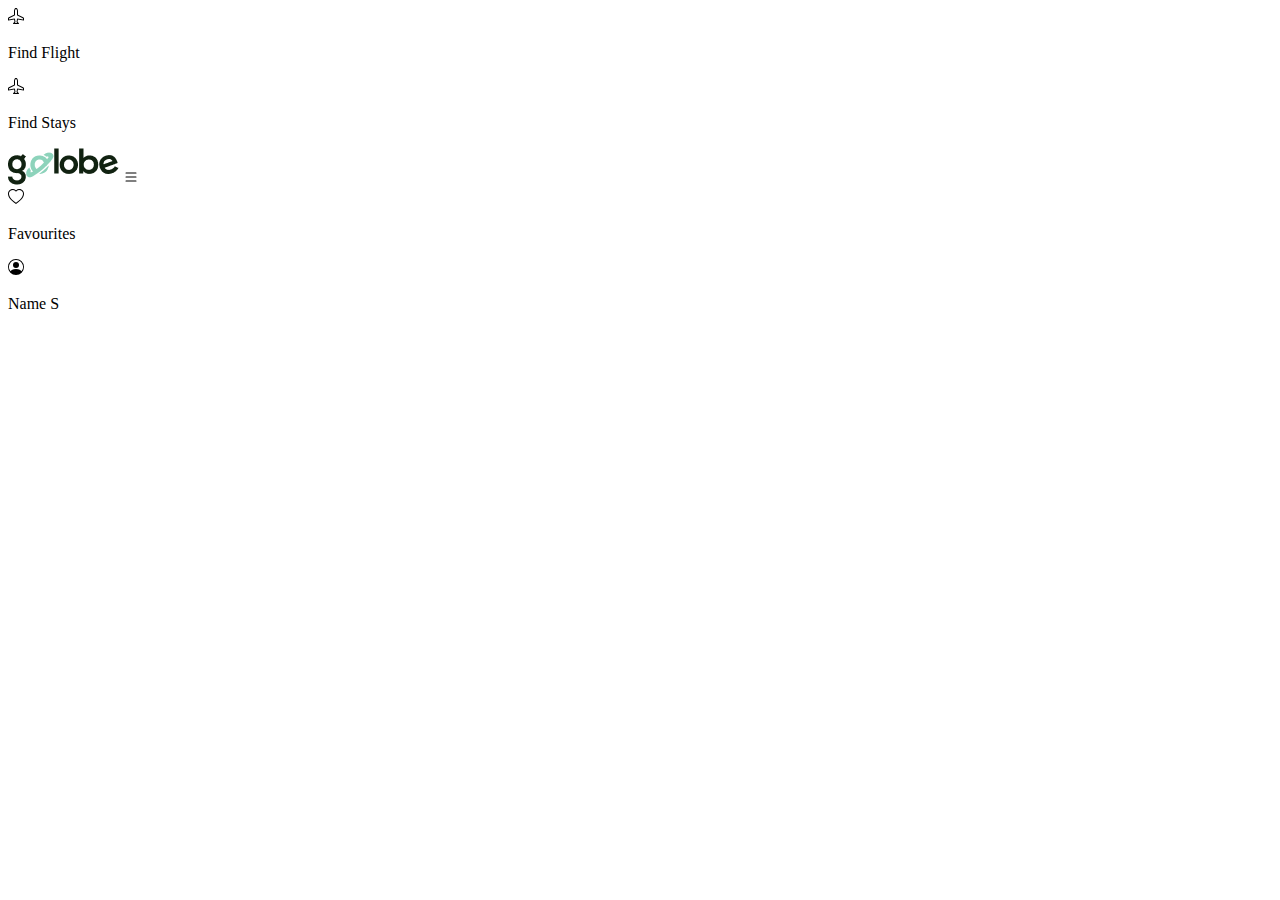
<file: src/page11-naimova.html>
<!DOCTYPE html>
<html lang="en">
<head>
    <meta charset="UTF-8">
    <meta name="viewport" content="width=device-width, initial-scale=1.0">
    <title>Document</title>
</head>
<body>
    <header class="flex justify-around items-center p-5">
        <div class="text1 md:flex hidden justify-center items-center gap-10">
            <div class="text2 flex justify-center items-center gap-5">
                <svg xmlns="http://www.w3.org/2000/svg" width="16" height="16" fill="currentColor" class="bi bi-airplane" viewBox="0 0 16 16">
            <path d="M6.428 1.151C6.708.591 7.213 0 8 0s1.292.592 1.572 1.151C9.861 1.73 10 2.431 10 3v3.691l5.17 2.585a1.5 1.5 0 0 1 .83 1.342V12a.5.5 0 0 1-.582.493l-5.507-.918-.375 2.253 1.318 1.318A.5.5 0 0 1 10.5 16h-5a.5.5 0 0 1-.354-.854l1.319-1.318-.376-2.253-5.507.918A.5.5 0 0 1 0 12v-1.382a1.5 1.5 0 0 1 .83-1.342L6 6.691V3c0-.568.14-1.271.428-1.849m.894.448C7.111 2.02 7 2.569 7 3v4a.5.5 0 0 1-.276.447l-5.448 2.724a.5.5 0 0 0-.276.447v.792l5.418-.903a.5.5 0 0 1 .575.41l.5 3a.5.5 0 0 1-.14.437L6.708 15h2.586l-.647-.646a.5.5 0 0 1-.14-.436l.5-3a.5.5 0 0 1 .576-.411L15 11.41v-.792a.5.5 0 0 0-.276-.447L9.276 7.447A.5.5 0 0 1 9 7V3c0-.432-.11-.979-.322-1.401C8.458 1.159 8.213 1 8 1s-.458.158-.678.599"/>
                </svg>
                <p>Find Flight</p>
            </div>
            <div class="text2 flex justify-center items-center gap-5">
                <svg xmlns="http://www.w3.org/2000/svg" width="16" height="16" fill="currentColor" class="bi bi-airplane" viewBox="0 0 16 16">
            <path d="M6.428 1.151C6.708.591 7.213 0 8 0s1.292.592 1.572 1.151C9.861 1.73 10 2.431 10 3v3.691l5.17 2.585a1.5 1.5 0 0 1 .83 1.342V12a.5.5 0 0 1-.582.493l-5.507-.918-.375 2.253 1.318 1.318A.5.5 0 0 1 10.5 16h-5a.5.5 0 0 1-.354-.854l1.319-1.318-.376-2.253-5.507.918A.5.5 0 0 1 0 12v-1.382a1.5 1.5 0 0 1 .83-1.342L6 6.691V3c0-.568.14-1.271.428-1.849m.894.448C7.111 2.02 7 2.569 7 3v4a.5.5 0 0 1-.276.447l-5.448 2.724a.5.5 0 0 0-.276.447v.792l5.418-.903a.5.5 0 0 1 .575.41l.5 3a.5.5 0 0 1-.14.437L6.708 15h2.586l-.647-.646a.5.5 0 0 1-.14-.436l.5-3a.5.5 0 0 1 .576-.411L15 11.41v-.792a.5.5 0 0 0-.276-.447L9.276 7.447A.5.5 0 0 1 9 7V3c0-.432-.11-.979-.322-1.401C8.458 1.159 8.213 1 8 1s-.458.158-.678.599"/>
                </svg>
                <p>Find Stays</p>
            </div>
        </div>
        <img src="./images,naimova/Logo (4).png" alt="">
        <svg xmlns="http://www.w3.org/2000/svg" width="16" height="16" fill="currentColor" class="md:hidden block" viewBox="0 0 16 16">
  <path fill-rule="evenodd" d="M2.5 12a.5.5 0 0 1 .5-.5h10a.5.5 0 0 1 0 1H3a.5.5 0 0 1-.5-.5m0-4a.5.5 0 0 1 .5-.5h10a.5.5 0 0 1 0 1H3a.5.5 0 0 1-.5-.5m0-4a.5.5 0 0 1 .5-.5h10a.5.5 0 0 1 0 1H3a.5.5 0 0 1-.5-.5"/>
</svg>
        <div class="text3 md:flex hidden justify-center items-center gap-10">
            <div class="text4 flex justify-center items-center gap-5">
                <svg xmlns="http://www.w3.org/2000/svg" width="16" height="16" fill="currentColor" class="bi bi-heart" viewBox="0 0 16 16">
                    <path d="m8 2.748-.717-.737C5.6.281 2.514.878 1.4 3.053c-.523 1.023-.641 2.5.314 4.385.92 1.815 2.834 3.989 6.286 6.357 3.452-2.368 5.365-4.542 6.286-6.357.955-1.886.838-3.362.314-4.385C13.486.878 10.4.28 8.717 2.01zM8 15C-7.333 4.868 3.279-3.04 7.824 1.143q.09.083.176.171a3 3 0 0 1 .176-.17C12.72-3.042 23.333 4.867 8 15"/>
                </svg>
                <p>Favourites</p>
            </div>
            <div class="text5 flex justify-center items-center gap-5">
                <svg xmlns="http://www.w3.org/2000/svg" width="16" height="16" fill="currentColor" class="bi bi-person-circle" viewBox="0 0 16 16">
            <path d="M11 6a3 3 0 1 1-6 0 3 3 0 0 1 6 0"/>
          <path fill-rule="evenodd" d="M0 8a8 8 0 1 1 16 0A8 8 0 0 1 0 8m8-7a7 7 0 0 0-5.468 11.37C3.242 11.226 4.805 10 8 10s4.757 1.225 5.468 2.37A7 7 0 0 0 8 1"/>
          </svg>
          <p>Name S</p>
            </div>
        </div>
    </header><br>
</body>
</html>
</file>
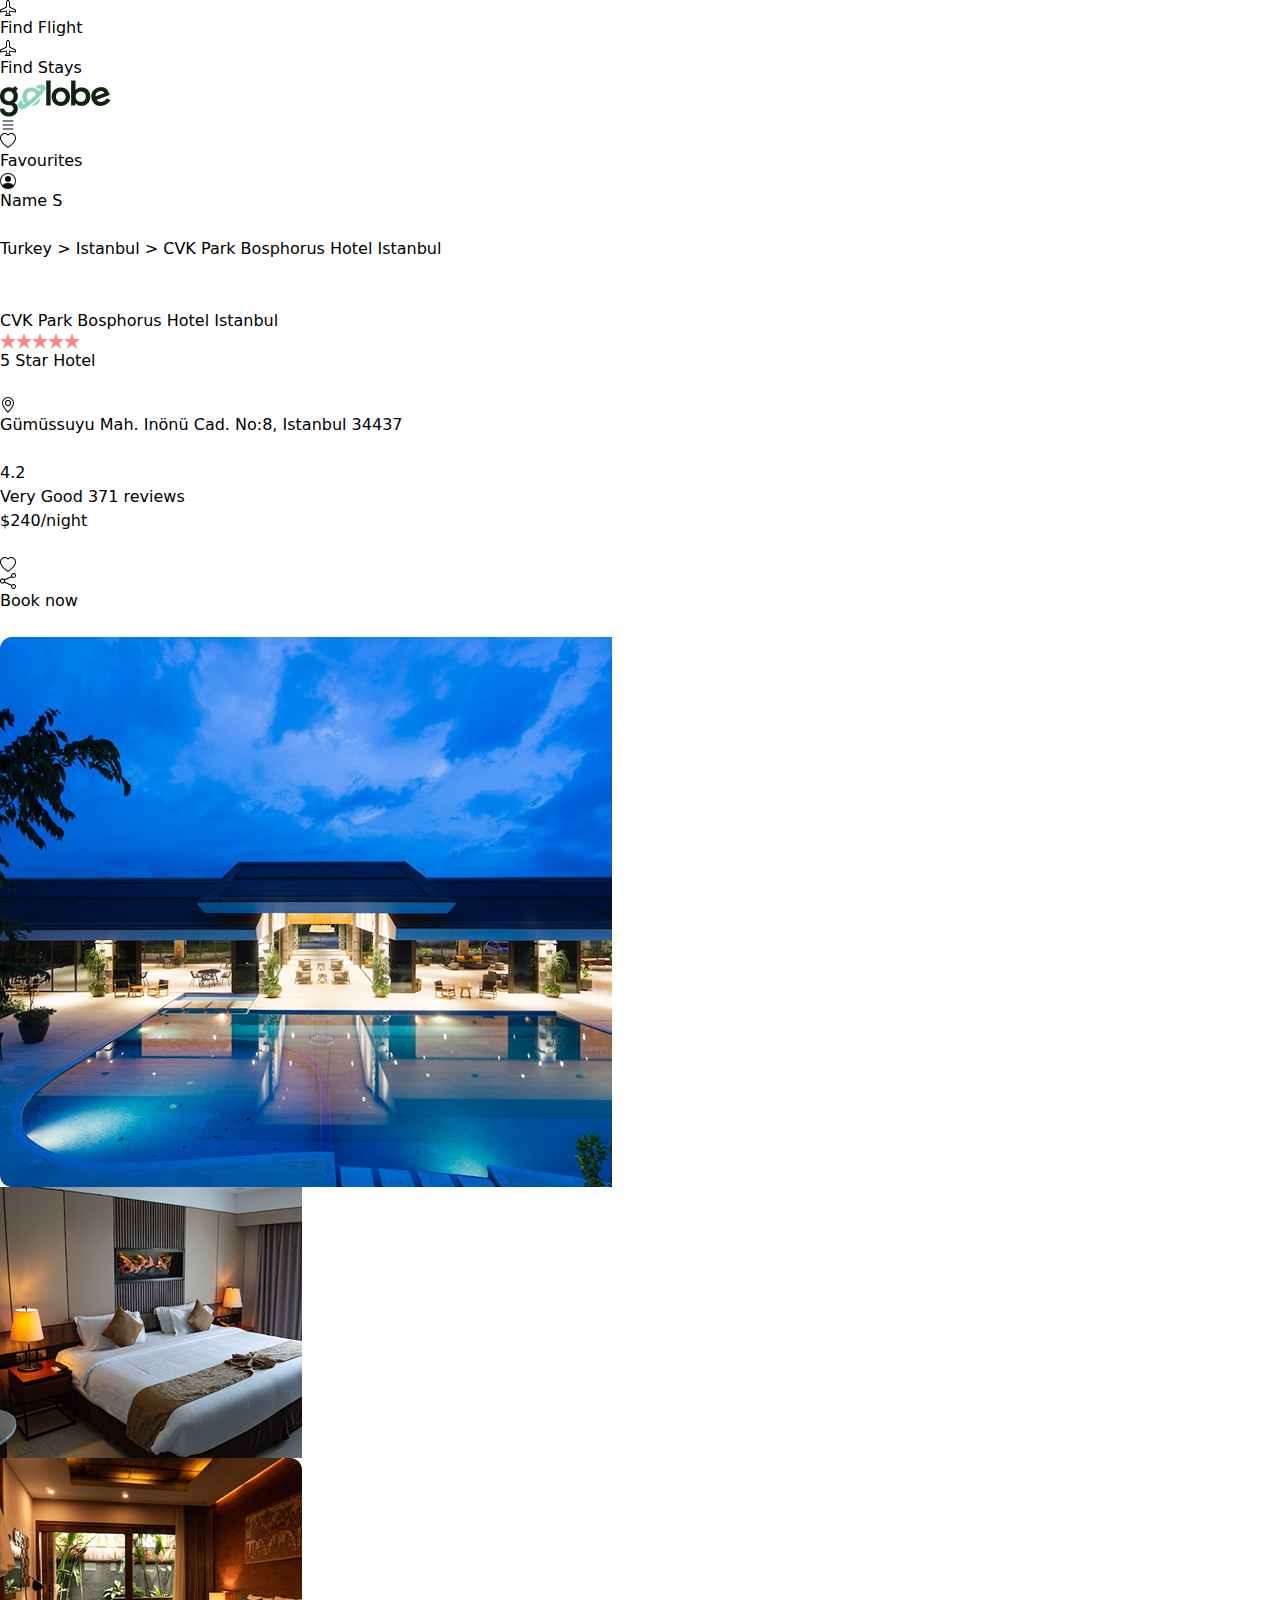
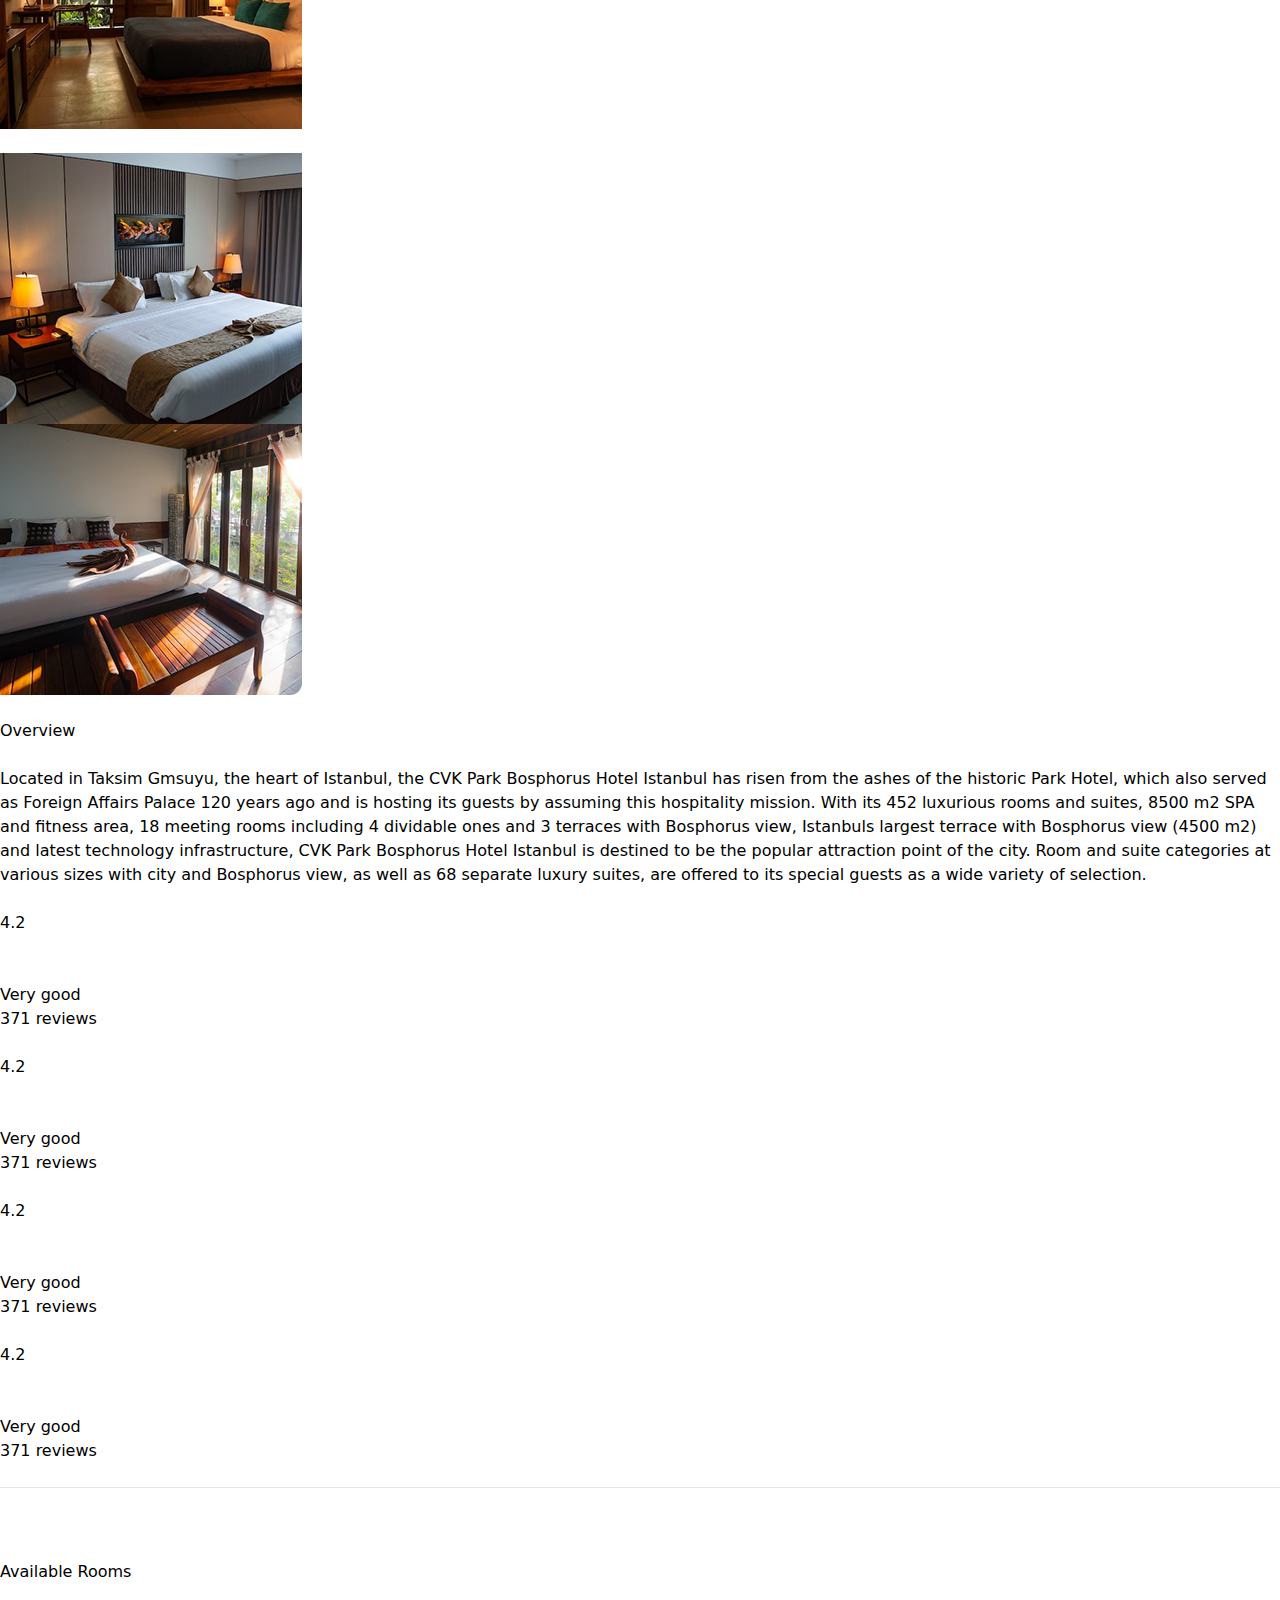
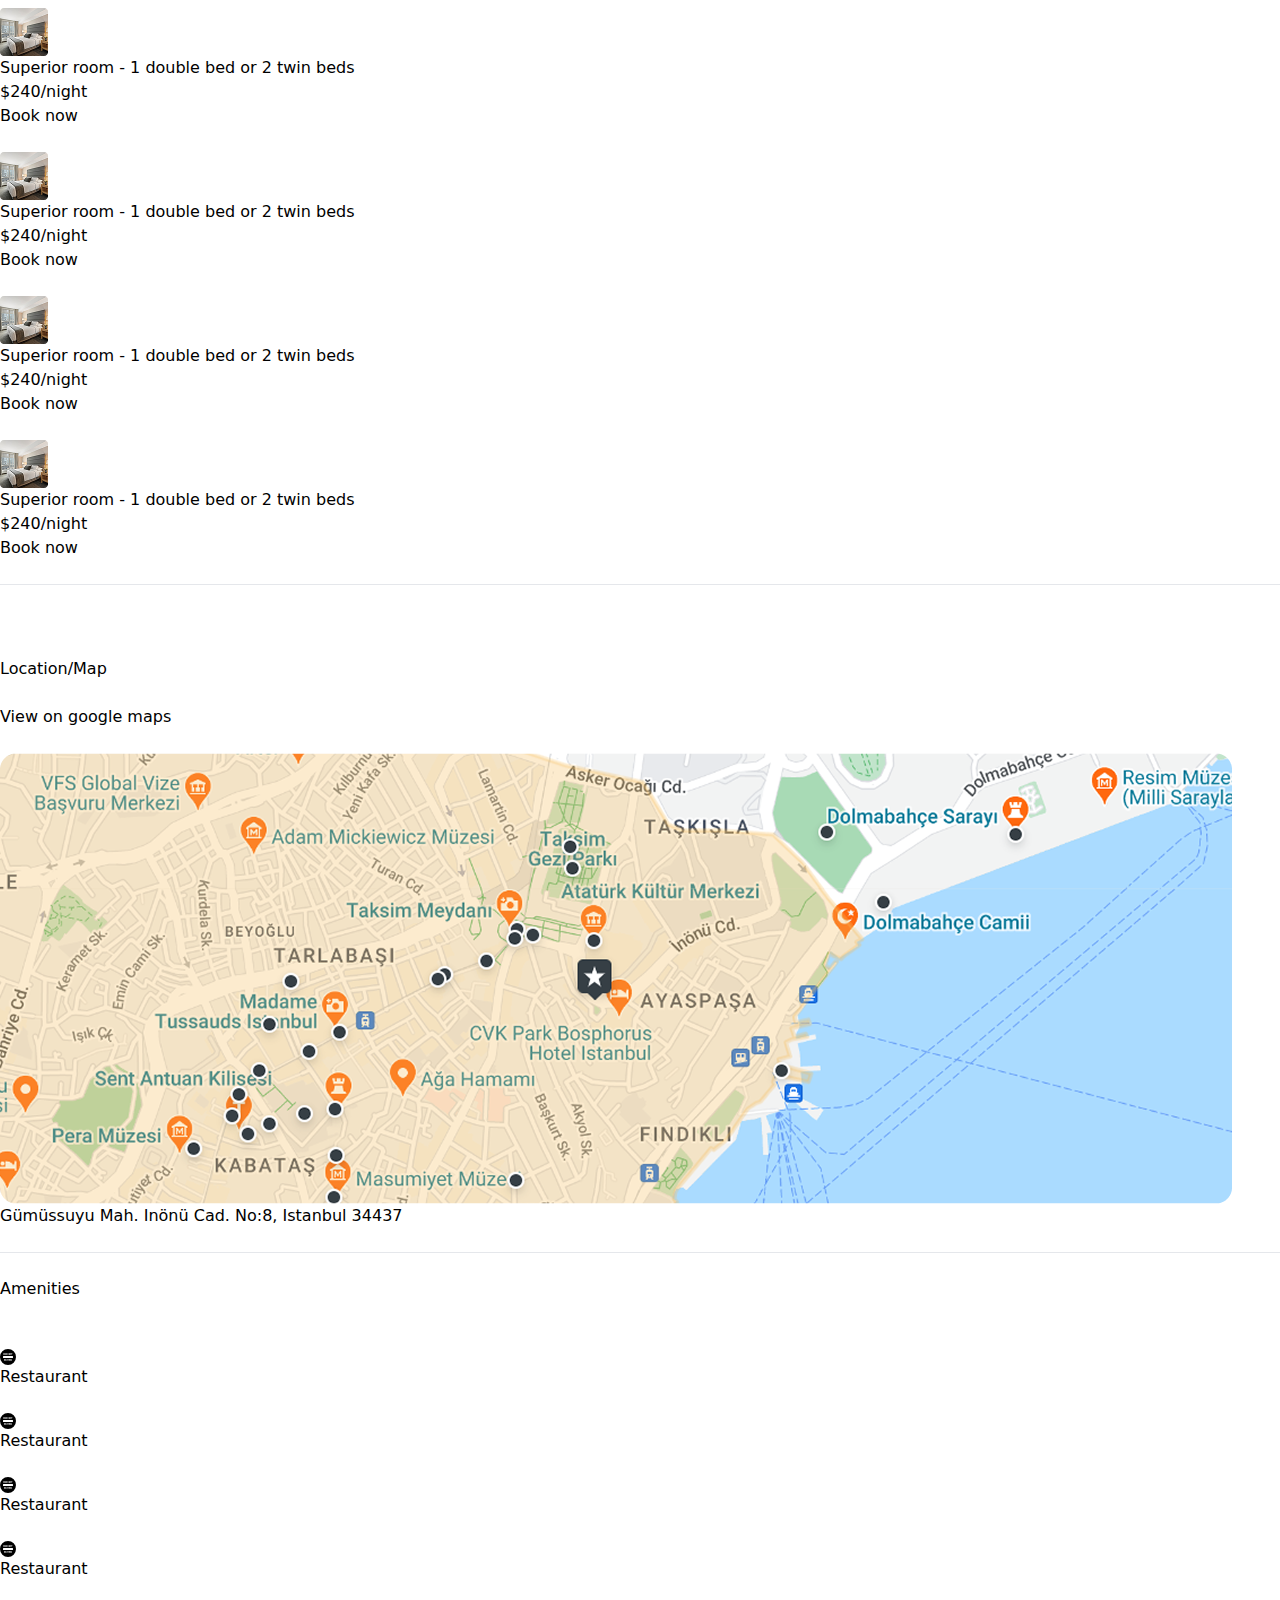
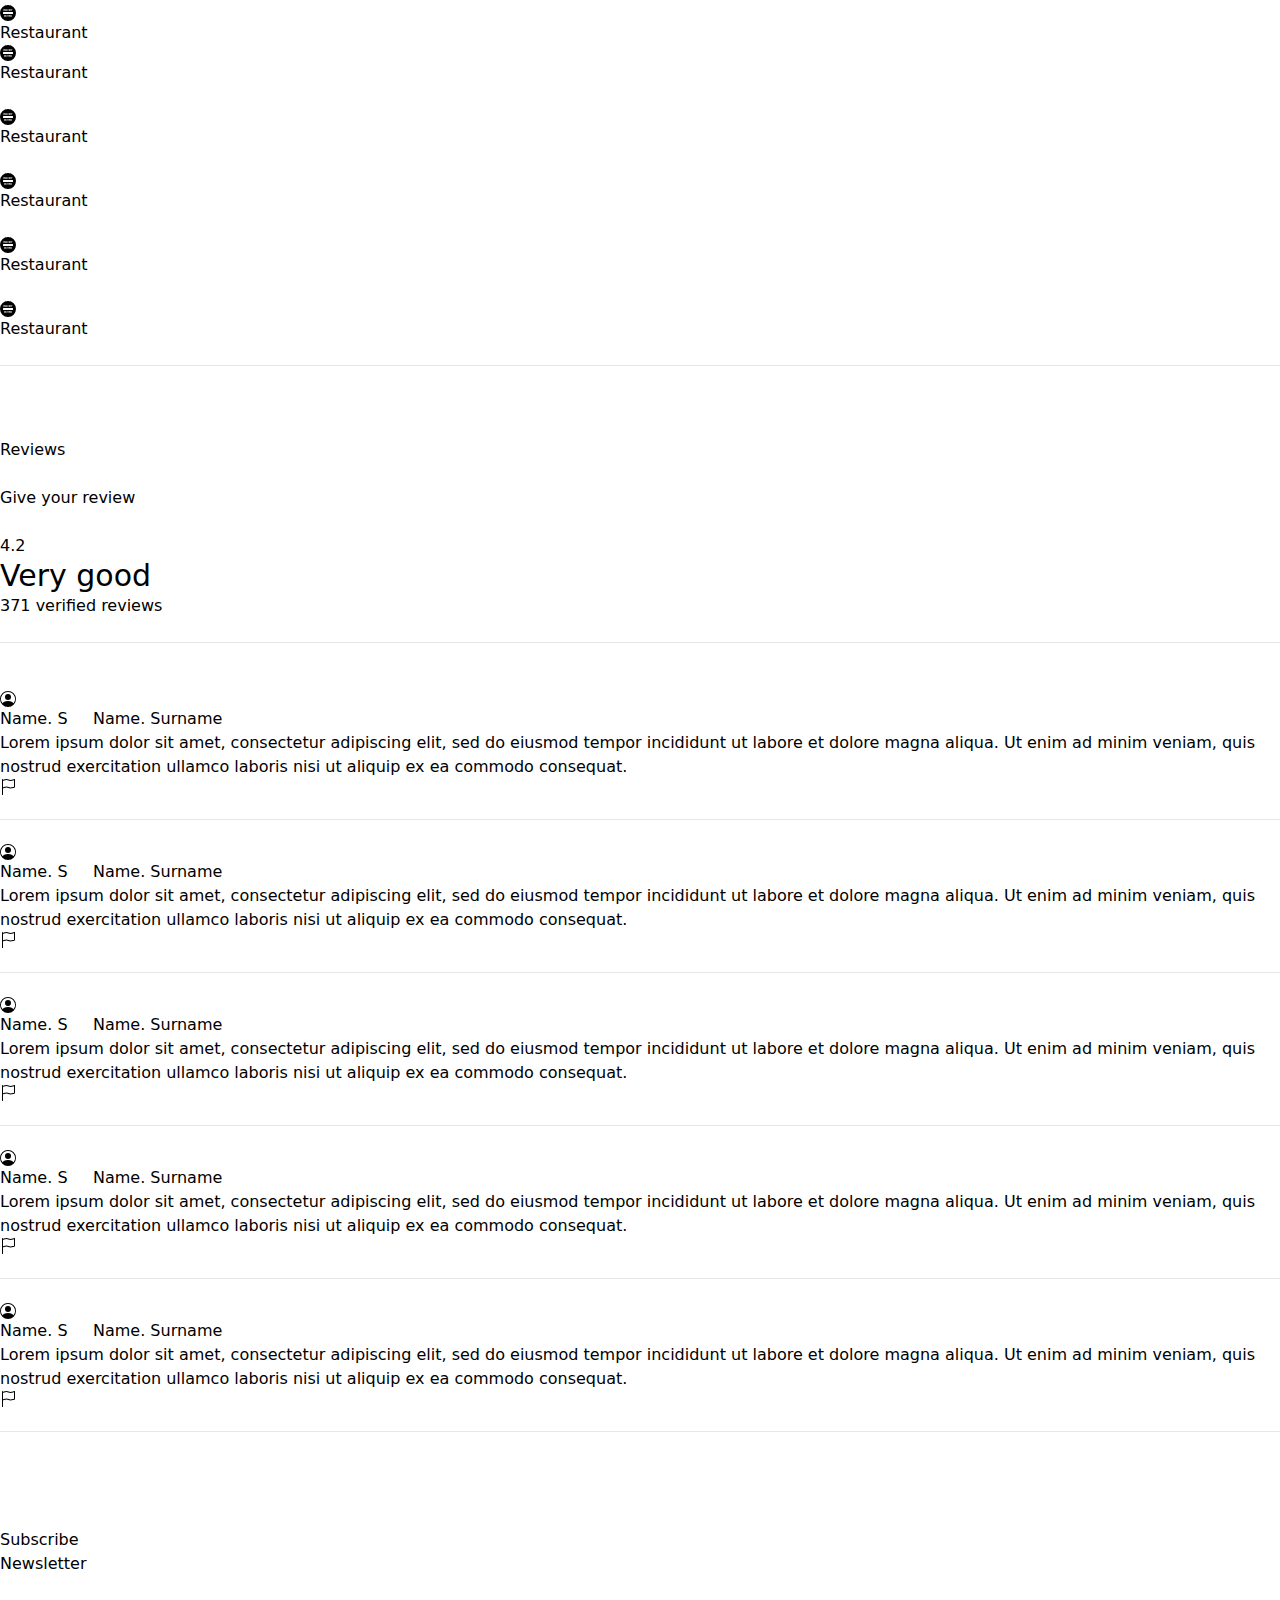
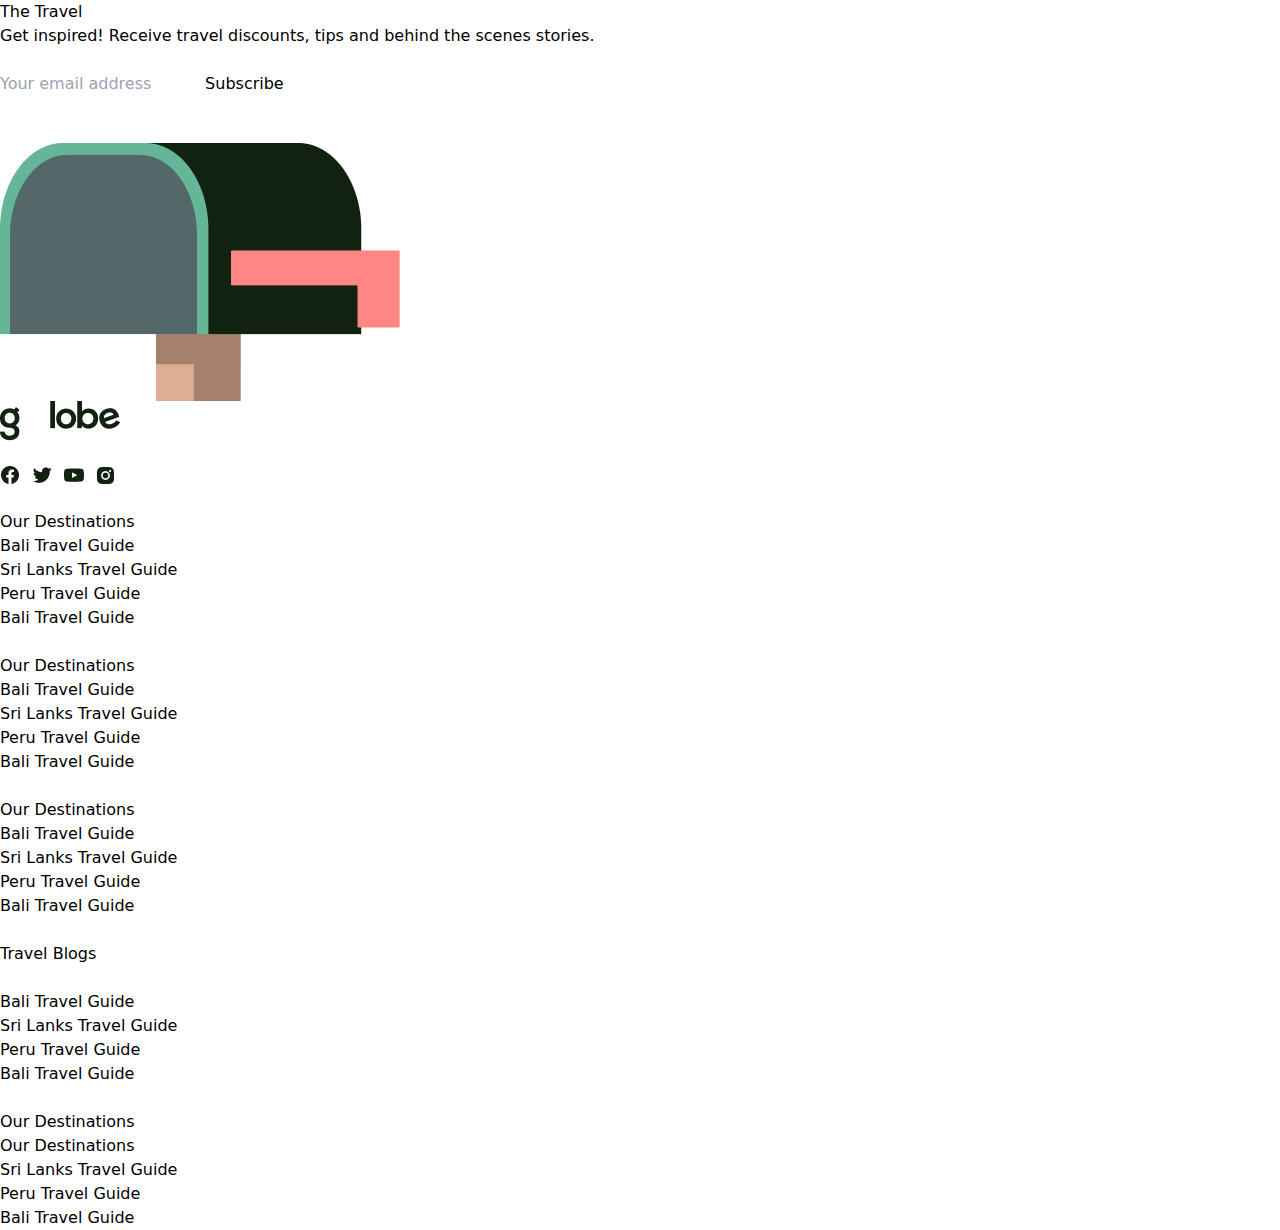
<file: src/page8-naimova.html>
<!DOCTYPE html>
<html lang="en">
<head>
    <meta charset="UTF-8">
    <meta name="viewport" content="width=device-width, initial-scale=1.0">
    <title>Document</title>
    <link rel="stylesheet" href="./output.css">
</head>
<body>
    <header class="flex justify-around items-center p-5">
        <div class="text1 md:flex hidden justify-center items-center gap-10">
            <div class="text2 flex justify-center items-center gap-5">
                <svg xmlns="http://www.w3.org/2000/svg" width="16" height="16" fill="currentColor" class="bi bi-airplane" viewBox="0 0 16 16">
            <path d="M6.428 1.151C6.708.591 7.213 0 8 0s1.292.592 1.572 1.151C9.861 1.73 10 2.431 10 3v3.691l5.17 2.585a1.5 1.5 0 0 1 .83 1.342V12a.5.5 0 0 1-.582.493l-5.507-.918-.375 2.253 1.318 1.318A.5.5 0 0 1 10.5 16h-5a.5.5 0 0 1-.354-.854l1.319-1.318-.376-2.253-5.507.918A.5.5 0 0 1 0 12v-1.382a1.5 1.5 0 0 1 .83-1.342L6 6.691V3c0-.568.14-1.271.428-1.849m.894.448C7.111 2.02 7 2.569 7 3v4a.5.5 0 0 1-.276.447l-5.448 2.724a.5.5 0 0 0-.276.447v.792l5.418-.903a.5.5 0 0 1 .575.41l.5 3a.5.5 0 0 1-.14.437L6.708 15h2.586l-.647-.646a.5.5 0 0 1-.14-.436l.5-3a.5.5 0 0 1 .576-.411L15 11.41v-.792a.5.5 0 0 0-.276-.447L9.276 7.447A.5.5 0 0 1 9 7V3c0-.432-.11-.979-.322-1.401C8.458 1.159 8.213 1 8 1s-.458.158-.678.599"/>
                </svg>
                <p>Find Flight</p>
            </div>
            <div class="text2 flex justify-center items-center gap-5">
                <svg xmlns="http://www.w3.org/2000/svg" width="16" height="16" fill="currentColor" class="bi bi-airplane" viewBox="0 0 16 16">
            <path d="M6.428 1.151C6.708.591 7.213 0 8 0s1.292.592 1.572 1.151C9.861 1.73 10 2.431 10 3v3.691l5.17 2.585a1.5 1.5 0 0 1 .83 1.342V12a.5.5 0 0 1-.582.493l-5.507-.918-.375 2.253 1.318 1.318A.5.5 0 0 1 10.5 16h-5a.5.5 0 0 1-.354-.854l1.319-1.318-.376-2.253-5.507.918A.5.5 0 0 1 0 12v-1.382a1.5 1.5 0 0 1 .83-1.342L6 6.691V3c0-.568.14-1.271.428-1.849m.894.448C7.111 2.02 7 2.569 7 3v4a.5.5 0 0 1-.276.447l-5.448 2.724a.5.5 0 0 0-.276.447v.792l5.418-.903a.5.5 0 0 1 .575.41l.5 3a.5.5 0 0 1-.14.437L6.708 15h2.586l-.647-.646a.5.5 0 0 1-.14-.436l.5-3a.5.5 0 0 1 .576-.411L15 11.41v-.792a.5.5 0 0 0-.276-.447L9.276 7.447A.5.5 0 0 1 9 7V3c0-.432-.11-.979-.322-1.401C8.458 1.159 8.213 1 8 1s-.458.158-.678.599"/>
                </svg>
                <p>Find Stays</p>
            </div>
        </div>
        <img src="./images,naimova/Logo (4).png" alt="">
        <svg xmlns="http://www.w3.org/2000/svg" width="16" height="16" fill="currentColor" class="md:hidden block" viewBox="0 0 16 16">
  <path fill-rule="evenodd" d="M2.5 12a.5.5 0 0 1 .5-.5h10a.5.5 0 0 1 0 1H3a.5.5 0 0 1-.5-.5m0-4a.5.5 0 0 1 .5-.5h10a.5.5 0 0 1 0 1H3a.5.5 0 0 1-.5-.5m0-4a.5.5 0 0 1 .5-.5h10a.5.5 0 0 1 0 1H3a.5.5 0 0 1-.5-.5"/>
</svg>
        <div class="text3 md:flex hidden justify-center items-center gap-10">
            <div class="text4 flex justify-center items-center gap-5">
                <svg xmlns="http://www.w3.org/2000/svg" width="16" height="16" fill="currentColor" class="bi bi-heart" viewBox="0 0 16 16">
                    <path d="m8 2.748-.717-.737C5.6.281 2.514.878 1.4 3.053c-.523 1.023-.641 2.5.314 4.385.92 1.815 2.834 3.989 6.286 6.357 3.452-2.368 5.365-4.542 6.286-6.357.955-1.886.838-3.362.314-4.385C13.486.878 10.4.28 8.717 2.01zM8 15C-7.333 4.868 3.279-3.04 7.824 1.143q.09.083.176.171a3 3 0 0 1 .176-.17C12.72-3.042 23.333 4.867 8 15"/>
                </svg>
                <p>Favourites</p>
            </div>
            <div class="text5 flex justify-center items-center gap-5">
                <svg xmlns="http://www.w3.org/2000/svg" width="16" height="16" fill="currentColor" class="bi bi-person-circle" viewBox="0 0 16 16">
            <path d="M11 6a3 3 0 1 1-6 0 3 3 0 0 1 6 0"/>
          <path fill-rule="evenodd" d="M0 8a8 8 0 1 1 16 0A8 8 0 0 1 0 8m8-7a7 7 0 0 0-5.468 11.37C3.242 11.226 4.805 10 8 10s4.757 1.225 5.468 2.37A7 7 0 0 0 8 1"/>
          </svg>
          <p>Name S</p>
            </div>
        </div>
    </header><br>
    <header class="text-center md:text-start">
        <div class="text6 text-center">
            <p><span class="text-[#FF8682]">Turkey</span> > <span class="text-[#FF8682]">Istanbul</span> > CVK Park Bosphorus Hotel Istanbul</p>
        </div><br><br>
        <div class="text md:flex block justify-around items-center">
        <div class="text7 md:w-[50%] w-[80%] md:-m-0 m-auto">
            <div class="text8 md:flex block justify-start items-end gap-10">
                <h1 class="text-4xl">CVK Park Bosphorus Hotel Istanbul</h1>
                <img src="./images,naimova/Frame 52.png" alt="">
                <p>5 Star Hotel</p>
            </div><br>
            <div class="text9 flex justify-start items-center gap-5">
                <svg xmlns="http://www.w3.org/2000/svg" width="16" height="16" fill="currentColor" class="bi bi-geo-alt" viewBox="0 0 16 16">
                    <path d="M12.166 8.94c-.524 1.062-1.234 2.12-1.96 3.07A32 32 0 0 1 8 14.58a32 32 0 0 1-2.206-2.57c-.726-.95-1.436-2.008-1.96-3.07C3.304 7.867 3 6.862 3 6a5 5 0 0 1 10 0c0 .862-.305 1.867-.834 2.94M8 16s6-5.686 6-10A6 6 0 0 0 2 6c0 4.314 6 10 6 10"/>
                    <path d="M8 8a2 2 0 1 1 0-4 2 2 0 0 1 0 4m0 1a3 3 0 1 0 0-6 3 3 0 0 0 0 6"/>
                </svg>
                <p>Gümüssuyu Mah. Inönü Cad. No:8, Istanbul 34437</p>
            </div><br>
            <div class="text10">
                <div class="text11 flex justify-start items-center gap-3 rounded-[2 0px]">
                        <span class="border-[1px] border-[black] p-5">4.2</span>
                    <p>Very Good 371 reviews</p>
                </div>
            </div>
        </div>
        <div class="text12">
            <p><span class="text-[#FF8682] text-5xl">$240</span>/night</p><br>
            <div class="text13">
                <div class="text14 flex justify-around items-center">
                    <svg xmlns="http://www.w3.org/2000/svg" width="16" height="16" fill="currentColor" class="bi bi-heart" viewBox="0 0 16 16">
  <path d="m8 2.748-.717-.737C5.6.281 2.514.878 1.4 3.053c-.523 1.023-.641 2.5.314 4.385.92 1.815 2.834 3.989 6.286 6.357 3.452-2.368 5.365-4.542 6.286-6.357.955-1.886.838-3.362.314-4.385C13.486.878 10.4.28 8.717 2.01zM8 15C-7.333 4.868 3.279-3.04 7.824 1.143q.09.083.176.171a3 3 0 0 1 .176-.17C12.72-3.042 23.333 4.867 8 15"/>
</svg>
<svg xmlns="http://www.w3.org/2000/svg" width="16" height="16" fill="currentColor" class="bi bi-share" viewBox="0 0 16 16">
  <path d="M13.5 1a1.5 1.5 0 1 0 0 3 1.5 1.5 0 0 0 0-3M11 2.5a2.5 2.5 0 1 1 .603 1.628l-6.718 3.12a2.5 2.5 0 0 1 0 1.504l6.718 3.12a2.5 2.5 0 1 1-.488.876l-6.718-3.12a2.5 2.5 0 1 1 0-3.256l6.718-3.12A2.5 2.5 0 0 1 11 2.5m-8.5 4a1.5 1.5 0 1 0 0 3 1.5 1.5 0 0 0 0-3m11 5.5a1.5 1.5 0 1 0 0 3 1.5 1.5 0 0 0 0-3"/>
</svg>
<button class="bg-[#8DD3BB] p-5">Book now</button>
                </div>
            </div>
        </div>
         </div>
    </header><br>
    <header>
        <div class="img md:flex block justify-around items-center">
            <img src="./images,naimova/Rectangle 3.png" alt="">
            <div class="text">
                <div class="img1 md:flex hidden justify-center items-center gap-10">
                    <img src="./images,naimova/Rectangle 5.png" alt="">
                    <img src="./images,naimova/Rectangle 6 (1).png" alt="">
                </div><br>
                <div class="img1 md:flex hidden justify-center items-center gap-10">
                    <img src="./images,naimova/Rectangle 5.png" alt="">
                    <img src="./images,naimova/Rectangle 6 (2).png" alt="">
                </div>
            </div>
        </div>
    </header><br>
    <header class="w-[80%] m-auto">
        <h2 class="text-4xl">Overview</h2><br>
        <p>Located in Taksim Gmsuyu, the heart of Istanbul, the CVK Park Bosphorus Hotel Istanbul has risen from the ashes of the historic Park Hotel, which also served as Foreign Affairs Palace 120 years ago and is hosting its guests by assuming this hospitality mission. With its 452 luxurious rooms and suites, 8500 m2 SPA and fitness area, 18 meeting rooms including 4 dividable ones and 3 terraces with Bosphorus view, Istanbuls largest terrace with Bosphorus view (4500 m2) and latest technology infrastructure, CVK Park Bosphorus Hotel Istanbul is destined to be the popular attraction point of the city. Room and suite categories at various sizes with city and Bosphorus view, as well as 68 separate luxury suites, are offered to its special guests as a wide variety of selection.</p><br>
        <div class="text12 md:flex block justify-start gap-10">
            <div class="text13 bg-[#8DD3BB] text-[#112211] p-5 md:w-[20%] w-[100%] text-center rounded-[20px]">
                <h3 class="text-5xl">4.2</h3><br><br>
                <p>Very good</p>
                <p>371 reviews</p>
            </div><br>
            <div class="text13 bg-[#8DD3BB] text-[#112211] p-5 md:w-[20%] w-[100%] text-center rounded-[20px]">
                <h3 class="text-5xl">4.2</h3><br><br>
                <p>Very good</p>
                <p>371 reviews</p>
            </div><br>
            <div class="text13 bg-[#8DD3BB] text-[#112211] p-5 md:w-[20%] w-[100%] text-center rounded-[20px]">
                <h3 class="text-5xl">4.2</h3><br><br>
                <p>Very good</p>
                <p>371 reviews</p>
            </div><br>
            <div class="text13 bg-[#8DD3BB] text-[#112211] p-5 md:w-[20%] w-[100%] text-center rounded-[20px]">
                <h3 class="text-5xl">4.2</h3><br><br>
                <p>Very good</p>
                <p>371 reviews</p>
            </div>
        </div><br><hr><br><br><br>
        <header class="md:block hidden">
        <h3 class="text-4xl">Available Rooms</h3><br>
        <div class="text14 flex justify-between items-end">
            <div class="text15 flex justify-start gap-10 items-end">
                <img src="./images,naimova/Rectangle 18.png" alt="">
                <p>Superior room - 1 double bed or 2 twin beds</p>
            </div>
            <div class="text16 flex justify-start gap-10 items-end">
                <p class="text-[#112211]"><span class="text-4xl">$240</span>/night</p>
                <button class="text-[#112211] bg-[#8DD3BB] p-5 rounded-[10px]">Book now</button>
            </div>
        </div><br>
        <div class="text14 flex justify-between items-end">
            <div class="text15 flex justify-start gap-10 items-end">
                <img src="./images,naimova/Rectangle 18.png" alt="">
                <p>Superior room - 1 double bed or 2 twin beds</p>
            </div>
            <div class="text16 flex justify-start gap-10 items-end">
                <p class="text-[#112211]"><span class="text-4xl">$240</span>/night</p>
                <button class="text-[#112211] bg-[#8DD3BB] p-5 rounded-[10px]">Book now</button>
            </div>
        </div><br>
        <div class="text14 flex justify-between items-end">
            <div class="text15 flex justify-start gap-10 items-end">
                <img src="./images,naimova/Rectangle 18.png" alt="">
                <p>Superior room - 1 double bed or 2 twin beds</p>
            </div>
            <div class="text16 flex justify-start gap-10 items-end">
                <p class="text-[#112211]"><span class="text-4xl">$240</span>/night</p>
                <button class="text-[#112211] bg-[#8DD3BB] p-5 rounded-[10px]">Book now</button>
            </div>
        </div><br>
        <div class="text14 flex justify-between items-end">
            <div class="text15 flex justify-start gap-10 items-end">
                <img src="./images,naimova/Rectangle 18.png" alt="">
                <p>Superior room - 1 double bed or 2 twin beds</p>
            </div>
            <div class="text16 flex justify-start gap-10 items-end">
                <p class="text-[#112211]"><span class="text-4xl">$240</span>/night</p>
                <button class="text-[#112211] bg-[#8DD3BB] p-5 rounded-[10px]">Book now</button>
            </div>
        </div><br><hr><br>
      </header>
    </header><br><br>
    <header class="w-[80%] m-auto">
        <div class="text17 md:flex block justify-between items-end">
            <h3 class="text-4xl">Location/Map</h3><br>
            <button class="text-[#112211] bg-[#8DD3BB] p-5">View on google maps</button>
        </div><br>
        <img src="./images,naimova/Rectangle 19 (2).png" alt="">
        <p>Gümüssuyu Mah. Inönü Cad. No:8, Istanbul 34437</p>
    </header><br><hr><br>
    <header class="w-[80%] m-auto">
        <h1 class="text-4xl">Amenities</h1><br><br>
        <div class="text flex justify-start gap-[100px]">
            <div class="text18">
                <div class="text19 flex justify-center items-center gap-5">
                    <svg xmlns="http://www.w3.org/2000/svg" width="16" height="16" fill="currentColor" class="bi bi-sign-do-not-enter-fill" viewBox="0 0 16 16">
                        <path d="M4.237 4.28h-.32v1.44h.32c.396 0 .582-.239.582-.718 0-.481-.188-.722-.582-.722m2.392.859v-.277c0-.413-.211-.617-.494-.617-.285 0-.495.204-.495.617v.277c0 .414.21.618.495.618.283 0 .494-.204.494-.618m4.163 0v-.277c0-.413-.211-.617-.494-.617-.285 0-.495.204-.495.617v.277c0 .414.21.618.495.618.283 0 .494-.204.494-.618m.006 5.828v-.694h.39c.231 0 .378.126.378.354 0 .225-.142.34-.387.34z"/>
                        <path d="M8 16A8 8 0 1 0 8 0a8 8 0 0 0 0 16M3.584 6V4h.69c.596 0 .886.355.886.998S4.867 6 4.274 6zm3.382-1.135v.272c0 .566-.318.903-.83.903-.513 0-.833-.337-.833-.903v-.272c0-.569.32-.904.832-.904.513 0 .83.337.83.904Zm1.021-.305V6h-.319V4h.293l.933 1.436h.015V4h.319v2h-.291L8 4.56zm3.142.305v.272c0 .566-.318.903-.83.903-.513 0-.833-.337-.833-.903v-.272c0-.569.32-.904.832-.904.513 0 .83.337.83.904Zm.899-.58V6h-.333V4.285h-.584V4h1.503v.285zM5.413 11.72V12H4.165v-2h1.248v.28h-.917v.57h.862v.268h-.862v.602zm.572.28h-.32v-2h.294l.933 1.436h.014v-1.435h.32V12h-.292l-.936-1.44h-.013zm2.279 0H7.93v-1.715h-.584V10H8.85v.284h-.586zm1.953-.28V12H8.97v-2h1.248v.28H9.3v.57h.863v.268H9.3v.602zM11.235 10c.42 0 .674.244.674.616a.575.575 0 0 1-.368.56l.404.824h-.373l-.36-.769h-.414V12h-.328v-2zM3.5 7h9a.5.5 0 0 1 .5.5v1a.5.5 0 0 1-.5.5h-9a.5.5 0 0 1-.5-.5v-1a.5.5 0 0 1 .5-.5"/>
                    </svg>
                    <p>Restaurant</p>
                </div><br>
                <div class="text19 flex justify-center items-center gap-5">
                    <svg xmlns="http://www.w3.org/2000/svg" width="16" height="16" fill="currentColor" class="bi bi-sign-do-not-enter-fill" viewBox="0 0 16 16">
                        <path d="M4.237 4.28h-.32v1.44h.32c.396 0 .582-.239.582-.718 0-.481-.188-.722-.582-.722m2.392.859v-.277c0-.413-.211-.617-.494-.617-.285 0-.495.204-.495.617v.277c0 .414.21.618.495.618.283 0 .494-.204.494-.618m4.163 0v-.277c0-.413-.211-.617-.494-.617-.285 0-.495.204-.495.617v.277c0 .414.21.618.495.618.283 0 .494-.204.494-.618m.006 5.828v-.694h.39c.231 0 .378.126.378.354 0 .225-.142.34-.387.34z"/>
                        <path d="M8 16A8 8 0 1 0 8 0a8 8 0 0 0 0 16M3.584 6V4h.69c.596 0 .886.355.886.998S4.867 6 4.274 6zm3.382-1.135v.272c0 .566-.318.903-.83.903-.513 0-.833-.337-.833-.903v-.272c0-.569.32-.904.832-.904.513 0 .83.337.83.904Zm1.021-.305V6h-.319V4h.293l.933 1.436h.015V4h.319v2h-.291L8 4.56zm3.142.305v.272c0 .566-.318.903-.83.903-.513 0-.833-.337-.833-.903v-.272c0-.569.32-.904.832-.904.513 0 .83.337.83.904Zm.899-.58V6h-.333V4.285h-.584V4h1.503v.285zM5.413 11.72V12H4.165v-2h1.248v.28h-.917v.57h.862v.268h-.862v.602zm.572.28h-.32v-2h.294l.933 1.436h.014v-1.435h.32V12h-.292l-.936-1.44h-.013zm2.279 0H7.93v-1.715h-.584V10H8.85v.284h-.586zm1.953-.28V12H8.97v-2h1.248v.28H9.3v.57h.863v.268H9.3v.602zM11.235 10c.42 0 .674.244.674.616a.575.575 0 0 1-.368.56l.404.824h-.373l-.36-.769h-.414V12h-.328v-2zM3.5 7h9a.5.5 0 0 1 .5.5v1a.5.5 0 0 1-.5.5h-9a.5.5 0 0 1-.5-.5v-1a.5.5 0 0 1 .5-.5"/>
                    </svg>
                    <p>Restaurant</p>
                </div><br>
                <div class="text19 flex justify-center items-center gap-5">
                    <svg xmlns="http://www.w3.org/2000/svg" width="16" height="16" fill="currentColor" class="bi bi-sign-do-not-enter-fill" viewBox="0 0 16 16">
                        <path d="M4.237 4.28h-.32v1.44h.32c.396 0 .582-.239.582-.718 0-.481-.188-.722-.582-.722m2.392.859v-.277c0-.413-.211-.617-.494-.617-.285 0-.495.204-.495.617v.277c0 .414.21.618.495.618.283 0 .494-.204.494-.618m4.163 0v-.277c0-.413-.211-.617-.494-.617-.285 0-.495.204-.495.617v.277c0 .414.21.618.495.618.283 0 .494-.204.494-.618m.006 5.828v-.694h.39c.231 0 .378.126.378.354 0 .225-.142.34-.387.34z"/>
                        <path d="M8 16A8 8 0 1 0 8 0a8 8 0 0 0 0 16M3.584 6V4h.69c.596 0 .886.355.886.998S4.867 6 4.274 6zm3.382-1.135v.272c0 .566-.318.903-.83.903-.513 0-.833-.337-.833-.903v-.272c0-.569.32-.904.832-.904.513 0 .83.337.83.904Zm1.021-.305V6h-.319V4h.293l.933 1.436h.015V4h.319v2h-.291L8 4.56zm3.142.305v.272c0 .566-.318.903-.83.903-.513 0-.833-.337-.833-.903v-.272c0-.569.32-.904.832-.904.513 0 .83.337.83.904Zm.899-.58V6h-.333V4.285h-.584V4h1.503v.285zM5.413 11.72V12H4.165v-2h1.248v.28h-.917v.57h.862v.268h-.862v.602zm.572.28h-.32v-2h.294l.933 1.436h.014v-1.435h.32V12h-.292l-.936-1.44h-.013zm2.279 0H7.93v-1.715h-.584V10H8.85v.284h-.586zm1.953-.28V12H8.97v-2h1.248v.28H9.3v.57h.863v.268H9.3v.602zM11.235 10c.42 0 .674.244.674.616a.575.575 0 0 1-.368.56l.404.824h-.373l-.36-.769h-.414V12h-.328v-2zM3.5 7h9a.5.5 0 0 1 .5.5v1a.5.5 0 0 1-.5.5h-9a.5.5 0 0 1-.5-.5v-1a.5.5 0 0 1 .5-.5"/>
                    </svg>
                    <p>Restaurant</p>
                </div><br>
                <div class="text19 flex justify-center items-center gap-5">
                    <svg xmlns="http://www.w3.org/2000/svg" width="16" height="16" fill="currentColor" class="bi bi-sign-do-not-enter-fill" viewBox="0 0 16 16">
                        <path d="M4.237 4.28h-.32v1.44h.32c.396 0 .582-.239.582-.718 0-.481-.188-.722-.582-.722m2.392.859v-.277c0-.413-.211-.617-.494-.617-.285 0-.495.204-.495.617v.277c0 .414.21.618.495.618.283 0 .494-.204.494-.618m4.163 0v-.277c0-.413-.211-.617-.494-.617-.285 0-.495.204-.495.617v.277c0 .414.21.618.495.618.283 0 .494-.204.494-.618m.006 5.828v-.694h.39c.231 0 .378.126.378.354 0 .225-.142.34-.387.34z"/>
                        <path d="M8 16A8 8 0 1 0 8 0a8 8 0 0 0 0 16M3.584 6V4h.69c.596 0 .886.355.886.998S4.867 6 4.274 6zm3.382-1.135v.272c0 .566-.318.903-.83.903-.513 0-.833-.337-.833-.903v-.272c0-.569.32-.904.832-.904.513 0 .83.337.83.904Zm1.021-.305V6h-.319V4h.293l.933 1.436h.015V4h.319v2h-.291L8 4.56zm3.142.305v.272c0 .566-.318.903-.83.903-.513 0-.833-.337-.833-.903v-.272c0-.569.32-.904.832-.904.513 0 .83.337.83.904Zm.899-.58V6h-.333V4.285h-.584V4h1.503v.285zM5.413 11.72V12H4.165v-2h1.248v.28h-.917v.57h.862v.268h-.862v.602zm.572.28h-.32v-2h.294l.933 1.436h.014v-1.435h.32V12h-.292l-.936-1.44h-.013zm2.279 0H7.93v-1.715h-.584V10H8.85v.284h-.586zm1.953-.28V12H8.97v-2h1.248v.28H9.3v.57h.863v.268H9.3v.602zM11.235 10c.42 0 .674.244.674.616a.575.575 0 0 1-.368.56l.404.824h-.373l-.36-.769h-.414V12h-.328v-2zM3.5 7h9a.5.5 0 0 1 .5.5v1a.5.5 0 0 1-.5.5h-9a.5.5 0 0 1-.5-.5v-1a.5.5 0 0 1 .5-.5"/>
                    </svg>
                    <p>Restaurant</p>
                </div><br>
                <div class="text19 flex justify-center items-center gap-5">
                    <svg xmlns="http://www.w3.org/2000/svg" width="16" height="16" fill="currentColor" class="bi bi-sign-do-not-enter-fill" viewBox="0 0 16 16">
                        <path d="M4.237 4.28h-.32v1.44h.32c.396 0 .582-.239.582-.718 0-.481-.188-.722-.582-.722m2.392.859v-.277c0-.413-.211-.617-.494-.617-.285 0-.495.204-.495.617v.277c0 .414.21.618.495.618.283 0 .494-.204.494-.618m4.163 0v-.277c0-.413-.211-.617-.494-.617-.285 0-.495.204-.495.617v.277c0 .414.21.618.495.618.283 0 .494-.204.494-.618m.006 5.828v-.694h.39c.231 0 .378.126.378.354 0 .225-.142.34-.387.34z"/>
                        <path d="M8 16A8 8 0 1 0 8 0a8 8 0 0 0 0 16M3.584 6V4h.69c.596 0 .886.355.886.998S4.867 6 4.274 6zm3.382-1.135v.272c0 .566-.318.903-.83.903-.513 0-.833-.337-.833-.903v-.272c0-.569.32-.904.832-.904.513 0 .83.337.83.904Zm1.021-.305V6h-.319V4h.293l.933 1.436h.015V4h.319v2h-.291L8 4.56zm3.142.305v.272c0 .566-.318.903-.83.903-.513 0-.833-.337-.833-.903v-.272c0-.569.32-.904.832-.904.513 0 .83.337.83.904Zm.899-.58V6h-.333V4.285h-.584V4h1.503v.285zM5.413 11.72V12H4.165v-2h1.248v.28h-.917v.57h.862v.268h-.862v.602zm.572.28h-.32v-2h.294l.933 1.436h.014v-1.435h.32V12h-.292l-.936-1.44h-.013zm2.279 0H7.93v-1.715h-.584V10H8.85v.284h-.586zm1.953-.28V12H8.97v-2h1.248v.28H9.3v.57h.863v.268H9.3v.602zM11.235 10c.42 0 .674.244.674.616a.575.575 0 0 1-.368.56l.404.824h-.373l-.36-.769h-.414V12h-.328v-2zM3.5 7h9a.5.5 0 0 1 .5.5v1a.5.5 0 0 1-.5.5h-9a.5.5 0 0 1-.5-.5v-1a.5.5 0 0 1 .5-.5"/>
                    </svg>
                    <p>Restaurant</p>
                </div>
            </div>
            <div class="text18">
                <div class="text19 flex justify-center items-center gap-5">
                    <svg xmlns="http://www.w3.org/2000/svg" width="16" height="16" fill="currentColor" class="bi bi-sign-do-not-enter-fill" viewBox="0 0 16 16">
                        <path d="M4.237 4.28h-.32v1.44h.32c.396 0 .582-.239.582-.718 0-.481-.188-.722-.582-.722m2.392.859v-.277c0-.413-.211-.617-.494-.617-.285 0-.495.204-.495.617v.277c0 .414.21.618.495.618.283 0 .494-.204.494-.618m4.163 0v-.277c0-.413-.211-.617-.494-.617-.285 0-.495.204-.495.617v.277c0 .414.21.618.495.618.283 0 .494-.204.494-.618m.006 5.828v-.694h.39c.231 0 .378.126.378.354 0 .225-.142.34-.387.34z"/>
                        <path d="M8 16A8 8 0 1 0 8 0a8 8 0 0 0 0 16M3.584 6V4h.69c.596 0 .886.355.886.998S4.867 6 4.274 6zm3.382-1.135v.272c0 .566-.318.903-.83.903-.513 0-.833-.337-.833-.903v-.272c0-.569.32-.904.832-.904.513 0 .83.337.83.904Zm1.021-.305V6h-.319V4h.293l.933 1.436h.015V4h.319v2h-.291L8 4.56zm3.142.305v.272c0 .566-.318.903-.83.903-.513 0-.833-.337-.833-.903v-.272c0-.569.32-.904.832-.904.513 0 .83.337.83.904Zm.899-.58V6h-.333V4.285h-.584V4h1.503v.285zM5.413 11.72V12H4.165v-2h1.248v.28h-.917v.57h.862v.268h-.862v.602zm.572.28h-.32v-2h.294l.933 1.436h.014v-1.435h.32V12h-.292l-.936-1.44h-.013zm2.279 0H7.93v-1.715h-.584V10H8.85v.284h-.586zm1.953-.28V12H8.97v-2h1.248v.28H9.3v.57h.863v.268H9.3v.602zM11.235 10c.42 0 .674.244.674.616a.575.575 0 0 1-.368.56l.404.824h-.373l-.36-.769h-.414V12h-.328v-2zM3.5 7h9a.5.5 0 0 1 .5.5v1a.5.5 0 0 1-.5.5h-9a.5.5 0 0 1-.5-.5v-1a.5.5 0 0 1 .5-.5"/>
                    </svg>
                    <p>Restaurant</p>
                </div><br>
                <div class="text19 flex justify-center items-center gap-5">
                    <svg xmlns="http://www.w3.org/2000/svg" width="16" height="16" fill="currentColor" class="bi bi-sign-do-not-enter-fill" viewBox="0 0 16 16">
                        <path d="M4.237 4.28h-.32v1.44h.32c.396 0 .582-.239.582-.718 0-.481-.188-.722-.582-.722m2.392.859v-.277c0-.413-.211-.617-.494-.617-.285 0-.495.204-.495.617v.277c0 .414.21.618.495.618.283 0 .494-.204.494-.618m4.163 0v-.277c0-.413-.211-.617-.494-.617-.285 0-.495.204-.495.617v.277c0 .414.21.618.495.618.283 0 .494-.204.494-.618m.006 5.828v-.694h.39c.231 0 .378.126.378.354 0 .225-.142.34-.387.34z"/>
                        <path d="M8 16A8 8 0 1 0 8 0a8 8 0 0 0 0 16M3.584 6V4h.69c.596 0 .886.355.886.998S4.867 6 4.274 6zm3.382-1.135v.272c0 .566-.318.903-.83.903-.513 0-.833-.337-.833-.903v-.272c0-.569.32-.904.832-.904.513 0 .83.337.83.904Zm1.021-.305V6h-.319V4h.293l.933 1.436h.015V4h.319v2h-.291L8 4.56zm3.142.305v.272c0 .566-.318.903-.83.903-.513 0-.833-.337-.833-.903v-.272c0-.569.32-.904.832-.904.513 0 .83.337.83.904Zm.899-.58V6h-.333V4.285h-.584V4h1.503v.285zM5.413 11.72V12H4.165v-2h1.248v.28h-.917v.57h.862v.268h-.862v.602zm.572.28h-.32v-2h.294l.933 1.436h.014v-1.435h.32V12h-.292l-.936-1.44h-.013zm2.279 0H7.93v-1.715h-.584V10H8.85v.284h-.586zm1.953-.28V12H8.97v-2h1.248v.28H9.3v.57h.863v.268H9.3v.602zM11.235 10c.42 0 .674.244.674.616a.575.575 0 0 1-.368.56l.404.824h-.373l-.36-.769h-.414V12h-.328v-2zM3.5 7h9a.5.5 0 0 1 .5.5v1a.5.5 0 0 1-.5.5h-9a.5.5 0 0 1-.5-.5v-1a.5.5 0 0 1 .5-.5"/>
                    </svg>
                    <p>Restaurant</p>
                </div><br>
                <div class="text19 flex justify-center items-center gap-5">
                    <svg xmlns="http://www.w3.org/2000/svg" width="16" height="16" fill="currentColor" class="bi bi-sign-do-not-enter-fill" viewBox="0 0 16 16">
                        <path d="M4.237 4.28h-.32v1.44h.32c.396 0 .582-.239.582-.718 0-.481-.188-.722-.582-.722m2.392.859v-.277c0-.413-.211-.617-.494-.617-.285 0-.495.204-.495.617v.277c0 .414.21.618.495.618.283 0 .494-.204.494-.618m4.163 0v-.277c0-.413-.211-.617-.494-.617-.285 0-.495.204-.495.617v.277c0 .414.21.618.495.618.283 0 .494-.204.494-.618m.006 5.828v-.694h.39c.231 0 .378.126.378.354 0 .225-.142.34-.387.34z"/>
                        <path d="M8 16A8 8 0 1 0 8 0a8 8 0 0 0 0 16M3.584 6V4h.69c.596 0 .886.355.886.998S4.867 6 4.274 6zm3.382-1.135v.272c0 .566-.318.903-.83.903-.513 0-.833-.337-.833-.903v-.272c0-.569.32-.904.832-.904.513 0 .83.337.83.904Zm1.021-.305V6h-.319V4h.293l.933 1.436h.015V4h.319v2h-.291L8 4.56zm3.142.305v.272c0 .566-.318.903-.83.903-.513 0-.833-.337-.833-.903v-.272c0-.569.32-.904.832-.904.513 0 .83.337.83.904Zm.899-.58V6h-.333V4.285h-.584V4h1.503v.285zM5.413 11.72V12H4.165v-2h1.248v.28h-.917v.57h.862v.268h-.862v.602zm.572.28h-.32v-2h.294l.933 1.436h.014v-1.435h.32V12h-.292l-.936-1.44h-.013zm2.279 0H7.93v-1.715h-.584V10H8.85v.284h-.586zm1.953-.28V12H8.97v-2h1.248v.28H9.3v.57h.863v.268H9.3v.602zM11.235 10c.42 0 .674.244.674.616a.575.575 0 0 1-.368.56l.404.824h-.373l-.36-.769h-.414V12h-.328v-2zM3.5 7h9a.5.5 0 0 1 .5.5v1a.5.5 0 0 1-.5.5h-9a.5.5 0 0 1-.5-.5v-1a.5.5 0 0 1 .5-.5"/>
                    </svg>
                    <p>Restaurant</p>
                </div><br>
                <div class="text19 flex justify-center items-center gap-5">
                    <svg xmlns="http://www.w3.org/2000/svg" width="16" height="16" fill="currentColor" class="bi bi-sign-do-not-enter-fill" viewBox="0 0 16 16">
                        <path d="M4.237 4.28h-.32v1.44h.32c.396 0 .582-.239.582-.718 0-.481-.188-.722-.582-.722m2.392.859v-.277c0-.413-.211-.617-.494-.617-.285 0-.495.204-.495.617v.277c0 .414.21.618.495.618.283 0 .494-.204.494-.618m4.163 0v-.277c0-.413-.211-.617-.494-.617-.285 0-.495.204-.495.617v.277c0 .414.21.618.495.618.283 0 .494-.204.494-.618m.006 5.828v-.694h.39c.231 0 .378.126.378.354 0 .225-.142.34-.387.34z"/>
                        <path d="M8 16A8 8 0 1 0 8 0a8 8 0 0 0 0 16M3.584 6V4h.69c.596 0 .886.355.886.998S4.867 6 4.274 6zm3.382-1.135v.272c0 .566-.318.903-.83.903-.513 0-.833-.337-.833-.903v-.272c0-.569.32-.904.832-.904.513 0 .83.337.83.904Zm1.021-.305V6h-.319V4h.293l.933 1.436h.015V4h.319v2h-.291L8 4.56zm3.142.305v.272c0 .566-.318.903-.83.903-.513 0-.833-.337-.833-.903v-.272c0-.569.32-.904.832-.904.513 0 .83.337.83.904Zm.899-.58V6h-.333V4.285h-.584V4h1.503v.285zM5.413 11.72V12H4.165v-2h1.248v.28h-.917v.57h.862v.268h-.862v.602zm.572.28h-.32v-2h.294l.933 1.436h.014v-1.435h.32V12h-.292l-.936-1.44h-.013zm2.279 0H7.93v-1.715h-.584V10H8.85v.284h-.586zm1.953-.28V12H8.97v-2h1.248v.28H9.3v.57h.863v.268H9.3v.602zM11.235 10c.42 0 .674.244.674.616a.575.575 0 0 1-.368.56l.404.824h-.373l-.36-.769h-.414V12h-.328v-2zM3.5 7h9a.5.5 0 0 1 .5.5v1a.5.5 0 0 1-.5.5h-9a.5.5 0 0 1-.5-.5v-1a.5.5 0 0 1 .5-.5"/>
                    </svg>
                    <p>Restaurant</p>
                </div><br>
                <div class="text19 flex justify-center items-center gap-5">
                    <svg xmlns="http://www.w3.org/2000/svg" width="16" height="16" fill="currentColor" class="bi bi-sign-do-not-enter-fill" viewBox="0 0 16 16">
                        <path d="M4.237 4.28h-.32v1.44h.32c.396 0 .582-.239.582-.718 0-.481-.188-.722-.582-.722m2.392.859v-.277c0-.413-.211-.617-.494-.617-.285 0-.495.204-.495.617v.277c0 .414.21.618.495.618.283 0 .494-.204.494-.618m4.163 0v-.277c0-.413-.211-.617-.494-.617-.285 0-.495.204-.495.617v.277c0 .414.21.618.495.618.283 0 .494-.204.494-.618m.006 5.828v-.694h.39c.231 0 .378.126.378.354 0 .225-.142.34-.387.34z"/>
                        <path d="M8 16A8 8 0 1 0 8 0a8 8 0 0 0 0 16M3.584 6V4h.69c.596 0 .886.355.886.998S4.867 6 4.274 6zm3.382-1.135v.272c0 .566-.318.903-.83.903-.513 0-.833-.337-.833-.903v-.272c0-.569.32-.904.832-.904.513 0 .83.337.83.904Zm1.021-.305V6h-.319V4h.293l.933 1.436h.015V4h.319v2h-.291L8 4.56zm3.142.305v.272c0 .566-.318.903-.83.903-.513 0-.833-.337-.833-.903v-.272c0-.569.32-.904.832-.904.513 0 .83.337.83.904Zm.899-.58V6h-.333V4.285h-.584V4h1.503v.285zM5.413 11.72V12H4.165v-2h1.248v.28h-.917v.57h.862v.268h-.862v.602zm.572.28h-.32v-2h.294l.933 1.436h.014v-1.435h.32V12h-.292l-.936-1.44h-.013zm2.279 0H7.93v-1.715h-.584V10H8.85v.284h-.586zm1.953-.28V12H8.97v-2h1.248v.28H9.3v.57h.863v.268H9.3v.602zM11.235 10c.42 0 .674.244.674.616a.575.575 0 0 1-.368.56l.404.824h-.373l-.36-.769h-.414V12h-.328v-2zM3.5 7h9a.5.5 0 0 1 .5.5v1a.5.5 0 0 1-.5.5h-9a.5.5 0 0 1-.5-.5v-1a.5.5 0 0 1 .5-.5"/>
                    </svg>
                    <p>Restaurant</p>
                </div>
            </div>
        </div>
    </header><br><hr><br><br><br>
    <header class="w-[80%] m-auto">
        <div class="text20 md:flex block justify-between">
            <h2 class="text-4xl">Reviews</h2><br>
            <button class="bg-[#8DD3BB] text-[#112211] p-5">Give your review</button>
        </div><br>
        <div class="text21 flex justify-start gap-10">
            <h3 class="text-6xl">4.2</h3>
            <div class="text22">
                <h4 class="text-3xl">Very good</h4>
                <p>371 verified reviews</p>
            </div>
        </div><br><hr><br><br>
        <div class="text24 flex justify-start">
            <svg xmlns="http://www.w3.org/2000/svg" width="16" height="16" fill="currentColor" class="bi bi-person-circle w-[100px]" viewBox="0 0 16 16">
  <path d="M11 6a3 3 0 1 1-6 0 3 3 0 0 1 6 0"/>
  <path fill-rule="evenodd" d="M0 8a8 8 0 1 1 16 0A8 8 0 0 1 0 8m8-7a7 7 0 0 0-5.468 11.37C3.242 11.226 4.805 10 8 10s4.757 1.225 5.468 2.37A7 7 0 0 0 8 1"/>
</svg>
<div class="text25">
    <p class="text-2xl">Name. S &nbsp;&nbsp;&nbsp; Name. Surname</p>
    <p>Lorem ipsum dolor sit amet, consectetur adipiscing elit, sed do eiusmod tempor incididunt ut labore et dolore magna aliqua. Ut enim ad minim veniam, quis nostrud exercitation ullamco laboris nisi ut aliquip ex ea commodo consequat.</p>
</div>
<svg xmlns="http://www.w3.org/2000/svg" width="16" height="16" fill="currentColor" class="bi bi-flag" viewBox="0 0 16 16">
  <path d="M14.778.085A.5.5 0 0 1 15 .5V8a.5.5 0 0 1-.314.464L14.5 8l.186.464-.003.001-.006.003-.023.009a12 12 0 0 1-.397.15c-.264.095-.631.223-1.047.35-.816.252-1.879.523-2.71.523-.847 0-1.548-.28-2.158-.525l-.028-.01C7.68 8.71 7.14 8.5 6.5 8.5c-.7 0-1.638.23-2.437.477A20 20 0 0 0 3 9.342V15.5a.5.5 0 0 1-1 0V.5a.5.5 0 0 1 1 0v.282c.226-.079.496-.17.79-.26C4.606.272 5.67 0 6.5 0c.84 0 1.524.277 2.121.519l.043.018C9.286.788 9.828 1 10.5 1c.7 0 1.638-.23 2.437-.477a20 20 0 0 0 1.349-.476l.019-.007.004-.002h.001M14 1.221c-.22.078-.48.167-.766.255-.81.252-1.872.523-2.734.523-.886 0-1.592-.286-2.203-.534l-.008-.003C7.662 1.21 7.139 1 6.5 1c-.669 0-1.606.229-2.415.478A21 21 0 0 0 3 1.845v6.433c.22-.078.48-.167.766-.255C4.576 7.77 5.638 7.5 6.5 7.5c.847 0 1.548.28 2.158.525l.028.01C9.32 8.29 9.86 8.5 10.5 8.5c.668 0 1.606-.229 2.415-.478A21 21 0 0 0 14 7.655V1.222z"/>
</svg>
        </div><br><hr><br>
        <div class="text24 flex justify-start">
            <svg xmlns="http://www.w3.org/2000/svg" width="16" height="16" fill="currentColor" class="bi bi-person-circle w-[100px]" viewBox="0 0 16 16">
  <path d="M11 6a3 3 0 1 1-6 0 3 3 0 0 1 6 0"/>
  <path fill-rule="evenodd" d="M0 8a8 8 0 1 1 16 0A8 8 0 0 1 0 8m8-7a7 7 0 0 0-5.468 11.37C3.242 11.226 4.805 10 8 10s4.757 1.225 5.468 2.37A7 7 0 0 0 8 1"/>
</svg>
<div class="text25">
    <p class="text-2xl">Name. S &nbsp;&nbsp;&nbsp; Name. Surname</p>
    <p>Lorem ipsum dolor sit amet, consectetur adipiscing elit, sed do eiusmod tempor incididunt ut labore et dolore magna aliqua. Ut enim ad minim veniam, quis nostrud exercitation ullamco laboris nisi ut aliquip ex ea commodo consequat.</p>
</div>
<svg xmlns="http://www.w3.org/2000/svg" width="16" height="16" fill="currentColor" class="bi bi-flag" viewBox="0 0 16 16">
  <path d="M14.778.085A.5.5 0 0 1 15 .5V8a.5.5 0 0 1-.314.464L14.5 8l.186.464-.003.001-.006.003-.023.009a12 12 0 0 1-.397.15c-.264.095-.631.223-1.047.35-.816.252-1.879.523-2.71.523-.847 0-1.548-.28-2.158-.525l-.028-.01C7.68 8.71 7.14 8.5 6.5 8.5c-.7 0-1.638.23-2.437.477A20 20 0 0 0 3 9.342V15.5a.5.5 0 0 1-1 0V.5a.5.5 0 0 1 1 0v.282c.226-.079.496-.17.79-.26C4.606.272 5.67 0 6.5 0c.84 0 1.524.277 2.121.519l.043.018C9.286.788 9.828 1 10.5 1c.7 0 1.638-.23 2.437-.477a20 20 0 0 0 1.349-.476l.019-.007.004-.002h.001M14 1.221c-.22.078-.48.167-.766.255-.81.252-1.872.523-2.734.523-.886 0-1.592-.286-2.203-.534l-.008-.003C7.662 1.21 7.139 1 6.5 1c-.669 0-1.606.229-2.415.478A21 21 0 0 0 3 1.845v6.433c.22-.078.48-.167.766-.255C4.576 7.77 5.638 7.5 6.5 7.5c.847 0 1.548.28 2.158.525l.028.01C9.32 8.29 9.86 8.5 10.5 8.5c.668 0 1.606-.229 2.415-.478A21 21 0 0 0 14 7.655V1.222z"/>
</svg>
        </div><br><hr><br>
        <div class="text24 flex justify-start">
            <svg xmlns="http://www.w3.org/2000/svg" width="16" height="16" fill="currentColor" class="bi bi-person-circle w-[100px]" viewBox="0 0 16 16">
  <path d="M11 6a3 3 0 1 1-6 0 3 3 0 0 1 6 0"/>
  <path fill-rule="evenodd" d="M0 8a8 8 0 1 1 16 0A8 8 0 0 1 0 8m8-7a7 7 0 0 0-5.468 11.37C3.242 11.226 4.805 10 8 10s4.757 1.225 5.468 2.37A7 7 0 0 0 8 1"/>
</svg>
<div class="text25">
    <p class="text-2xl">Name. S &nbsp;&nbsp;&nbsp; Name. Surname</p>
    <p>Lorem ipsum dolor sit amet, consectetur adipiscing elit, sed do eiusmod tempor incididunt ut labore et dolore magna aliqua. Ut enim ad minim veniam, quis nostrud exercitation ullamco laboris nisi ut aliquip ex ea commodo consequat.</p>
</div>
<svg xmlns="http://www.w3.org/2000/svg" width="16" height="16" fill="currentColor" class="bi bi-flag" viewBox="0 0 16 16">
  <path d="M14.778.085A.5.5 0 0 1 15 .5V8a.5.5 0 0 1-.314.464L14.5 8l.186.464-.003.001-.006.003-.023.009a12 12 0 0 1-.397.15c-.264.095-.631.223-1.047.35-.816.252-1.879.523-2.71.523-.847 0-1.548-.28-2.158-.525l-.028-.01C7.68 8.71 7.14 8.5 6.5 8.5c-.7 0-1.638.23-2.437.477A20 20 0 0 0 3 9.342V15.5a.5.5 0 0 1-1 0V.5a.5.5 0 0 1 1 0v.282c.226-.079.496-.17.79-.26C4.606.272 5.67 0 6.5 0c.84 0 1.524.277 2.121.519l.043.018C9.286.788 9.828 1 10.5 1c.7 0 1.638-.23 2.437-.477a20 20 0 0 0 1.349-.476l.019-.007.004-.002h.001M14 1.221c-.22.078-.48.167-.766.255-.81.252-1.872.523-2.734.523-.886 0-1.592-.286-2.203-.534l-.008-.003C7.662 1.21 7.139 1 6.5 1c-.669 0-1.606.229-2.415.478A21 21 0 0 0 3 1.845v6.433c.22-.078.48-.167.766-.255C4.576 7.77 5.638 7.5 6.5 7.5c.847 0 1.548.28 2.158.525l.028.01C9.32 8.29 9.86 8.5 10.5 8.5c.668 0 1.606-.229 2.415-.478A21 21 0 0 0 14 7.655V1.222z"/>
</svg>
        </div><br><hr><br>
        <div class="text24 flex justify-start">
            <svg xmlns="http://www.w3.org/2000/svg" width="16" height="16" fill="currentColor" class="bi bi-person-circle w-[100px]" viewBox="0 0 16 16">
  <path d="M11 6a3 3 0 1 1-6 0 3 3 0 0 1 6 0"/>
  <path fill-rule="evenodd" d="M0 8a8 8 0 1 1 16 0A8 8 0 0 1 0 8m8-7a7 7 0 0 0-5.468 11.37C3.242 11.226 4.805 10 8 10s4.757 1.225 5.468 2.37A7 7 0 0 0 8 1"/>
</svg>
<div class="text25">
    <p class="text-2xl">Name. S &nbsp;&nbsp;&nbsp; Name. Surname</p>
    <p>Lorem ipsum dolor sit amet, consectetur adipiscing elit, sed do eiusmod tempor incididunt ut labore et dolore magna aliqua. Ut enim ad minim veniam, quis nostrud exercitation ullamco laboris nisi ut aliquip ex ea commodo consequat.</p>
</div>
<svg xmlns="http://www.w3.org/2000/svg" width="16" height="16" fill="currentColor" class="bi bi-flag" viewBox="0 0 16 16">
  <path d="M14.778.085A.5.5 0 0 1 15 .5V8a.5.5 0 0 1-.314.464L14.5 8l.186.464-.003.001-.006.003-.023.009a12 12 0 0 1-.397.15c-.264.095-.631.223-1.047.35-.816.252-1.879.523-2.71.523-.847 0-1.548-.28-2.158-.525l-.028-.01C7.68 8.71 7.14 8.5 6.5 8.5c-.7 0-1.638.23-2.437.477A20 20 0 0 0 3 9.342V15.5a.5.5 0 0 1-1 0V.5a.5.5 0 0 1 1 0v.282c.226-.079.496-.17.79-.26C4.606.272 5.67 0 6.5 0c.84 0 1.524.277 2.121.519l.043.018C9.286.788 9.828 1 10.5 1c.7 0 1.638-.23 2.437-.477a20 20 0 0 0 1.349-.476l.019-.007.004-.002h.001M14 1.221c-.22.078-.48.167-.766.255-.81.252-1.872.523-2.734.523-.886 0-1.592-.286-2.203-.534l-.008-.003C7.662 1.21 7.139 1 6.5 1c-.669 0-1.606.229-2.415.478A21 21 0 0 0 3 1.845v6.433c.22-.078.48-.167.766-.255C4.576 7.77 5.638 7.5 6.5 7.5c.847 0 1.548.28 2.158.525l.028.01C9.32 8.29 9.86 8.5 10.5 8.5c.668 0 1.606-.229 2.415-.478A21 21 0 0 0 14 7.655V1.222z"/>
</svg>
        </div><br><hr><br>
        <div class="text24 flex justify-start">
            <svg xmlns="http://www.w3.org/2000/svg" width="16" height="16" fill="currentColor" class="bi bi-person-circle w-[100px]" viewBox="0 0 16 16">
  <path d="M11 6a3 3 0 1 1-6 0 3 3 0 0 1 6 0"/>
  <path fill-rule="evenodd" d="M0 8a8 8 0 1 1 16 0A8 8 0 0 1 0 8m8-7a7 7 0 0 0-5.468 11.37C3.242 11.226 4.805 10 8 10s4.757 1.225 5.468 2.37A7 7 0 0 0 8 1"/>
</svg>
<div class="text25">
    <p class="text-2xl">Name. S &nbsp;&nbsp;&nbsp; Name. Surname</p>
    <p>Lorem ipsum dolor sit amet, consectetur adipiscing elit, sed do eiusmod tempor incididunt ut labore et dolore magna aliqua. Ut enim ad minim veniam, quis nostrud exercitation ullamco laboris nisi ut aliquip ex ea commodo consequat.</p>
</div>
<svg xmlns="http://www.w3.org/2000/svg" width="16" height="16" fill="currentColor" class="bi bi-flag" viewBox="0 0 16 16">
  <path d="M14.778.085A.5.5 0 0 1 15 .5V8a.5.5 0 0 1-.314.464L14.5 8l.186.464-.003.001-.006.003-.023.009a12 12 0 0 1-.397.15c-.264.095-.631.223-1.047.35-.816.252-1.879.523-2.71.523-.847 0-1.548-.28-2.158-.525l-.028-.01C7.68 8.71 7.14 8.5 6.5 8.5c-.7 0-1.638.23-2.437.477A20 20 0 0 0 3 9.342V15.5a.5.5 0 0 1-1 0V.5a.5.5 0 0 1 1 0v.282c.226-.079.496-.17.79-.26C4.606.272 5.67 0 6.5 0c.84 0 1.524.277 2.121.519l.043.018C9.286.788 9.828 1 10.5 1c.7 0 1.638-.23 2.437-.477a20 20 0 0 0 1.349-.476l.019-.007.004-.002h.001M14 1.221c-.22.078-.48.167-.766.255-.81.252-1.872.523-2.734.523-.886 0-1.592-.286-2.203-.534l-.008-.003C7.662 1.21 7.139 1 6.5 1c-.669 0-1.606.229-2.415.478A21 21 0 0 0 3 1.845v6.433c.22-.078.48-.167.766-.255C4.576 7.77 5.638 7.5 6.5 7.5c.847 0 1.548.28 2.158.525l.028.01C9.32 8.29 9.86 8.5 10.5 8.5c.668 0 1.606-.229 2.415-.478A21 21 0 0 0 14 7.655V1.222z"/>
</svg>
        </div><br><hr><br>
    </header><br><br><br>
    <header class="w-[80%] m-auto bg-[#CDEAE1] text-[#112211] p-10 rounded-[10px] md:flex block justify-between">
        <div class="text26">
            <h1 class="text-4xl">Subscribe <br> Newsletter</h1><br>
            <p class="text-2xl">The Travel</p>
            <p>Get inspired! Receive travel discounts, tips and behind the scenes stories.</p><br>
            <div class="text27 flex justify-start gap-10">
                <input type="text" placeholder="Your email address" class="p-3 md:w-[400px] w-[120px]">
                <button class="bg-[#112211] p-5 text-[white]">Subscribe</button>
            </div>
        </div>
        <img src="./images,naimova/emojione-v1_open-mailbox-with-lowered-flag.png" alt="">
    </header>
    <header class="p-[100px] bg-[#8DD3BB] md:flex justify-around block text-center md:text-start">
        <div class="text29">
            <img src="./images,naimova/Logo (5).png" alt=""><br>
            <img src="./images,naimova/Frame 2608749.png" alt="">
        </div><br>
        <div class="text31">
           <a href="/src/index.html"  class=" font-[700] text-[#112211]">Our Destinations</a> <br>
            <p>Bali Travel Guide</p>
            <p>Sri Lanks Travel Guide</p>
            <p>Peru Travel Guide</p>
            <p>Bali Travel Guide</p>
        </div><br>
        <div class="text31">
            <a href="/src/Aliakbar2.html"  class=" font-[700] text-[#112211]">Our Destinations</a> <br>
            <p>Bali Travel Guide</p>
            <p>Sri Lanks Travel Guide</p>
            <p>Peru Travel Guide</p>
            <p>Bali Travel Guide</p>
        </div><br>
        <div class="text31 md:block hidden">
             <a href="/src/page11-naimova.html"  class=" font-[700] text-[#112211]">Our Destinations</a> <br>
            <p>Bali Travel Guide</p>
            <p>Sri Lanks Travel Guide</p>
            <p>Peru Travel Guide</p>
            <p>Bali Travel Guide</p>
        </div><br>
        <div class="text31 md:block hidden">
            <h3>Travel Blogs</h3><br>
            <p>Bali Travel Guide</p>
            <p>Sri Lanks Travel Guide</p>
            <p>Peru Travel Guide</p>
            <p>Bali Travel Guide</p>
        </div><br>
        <div class="text31 md:block hidden">
            <a href="/src/page8-naimova.html"  class=" font-[700] text-[#112211]">Our Destinations</a> <br>
             <a href="/src/yosin1.html"  class=" font-[700] text-[#112211]">Our Destinations</a> <br>
            <p>Sri Lanks Travel Guide</p>
            <p>Peru Travel Guide</p>
            <p>Bali Travel Guide</p>
        </div>
    </header>
</body>
</html>
</file>
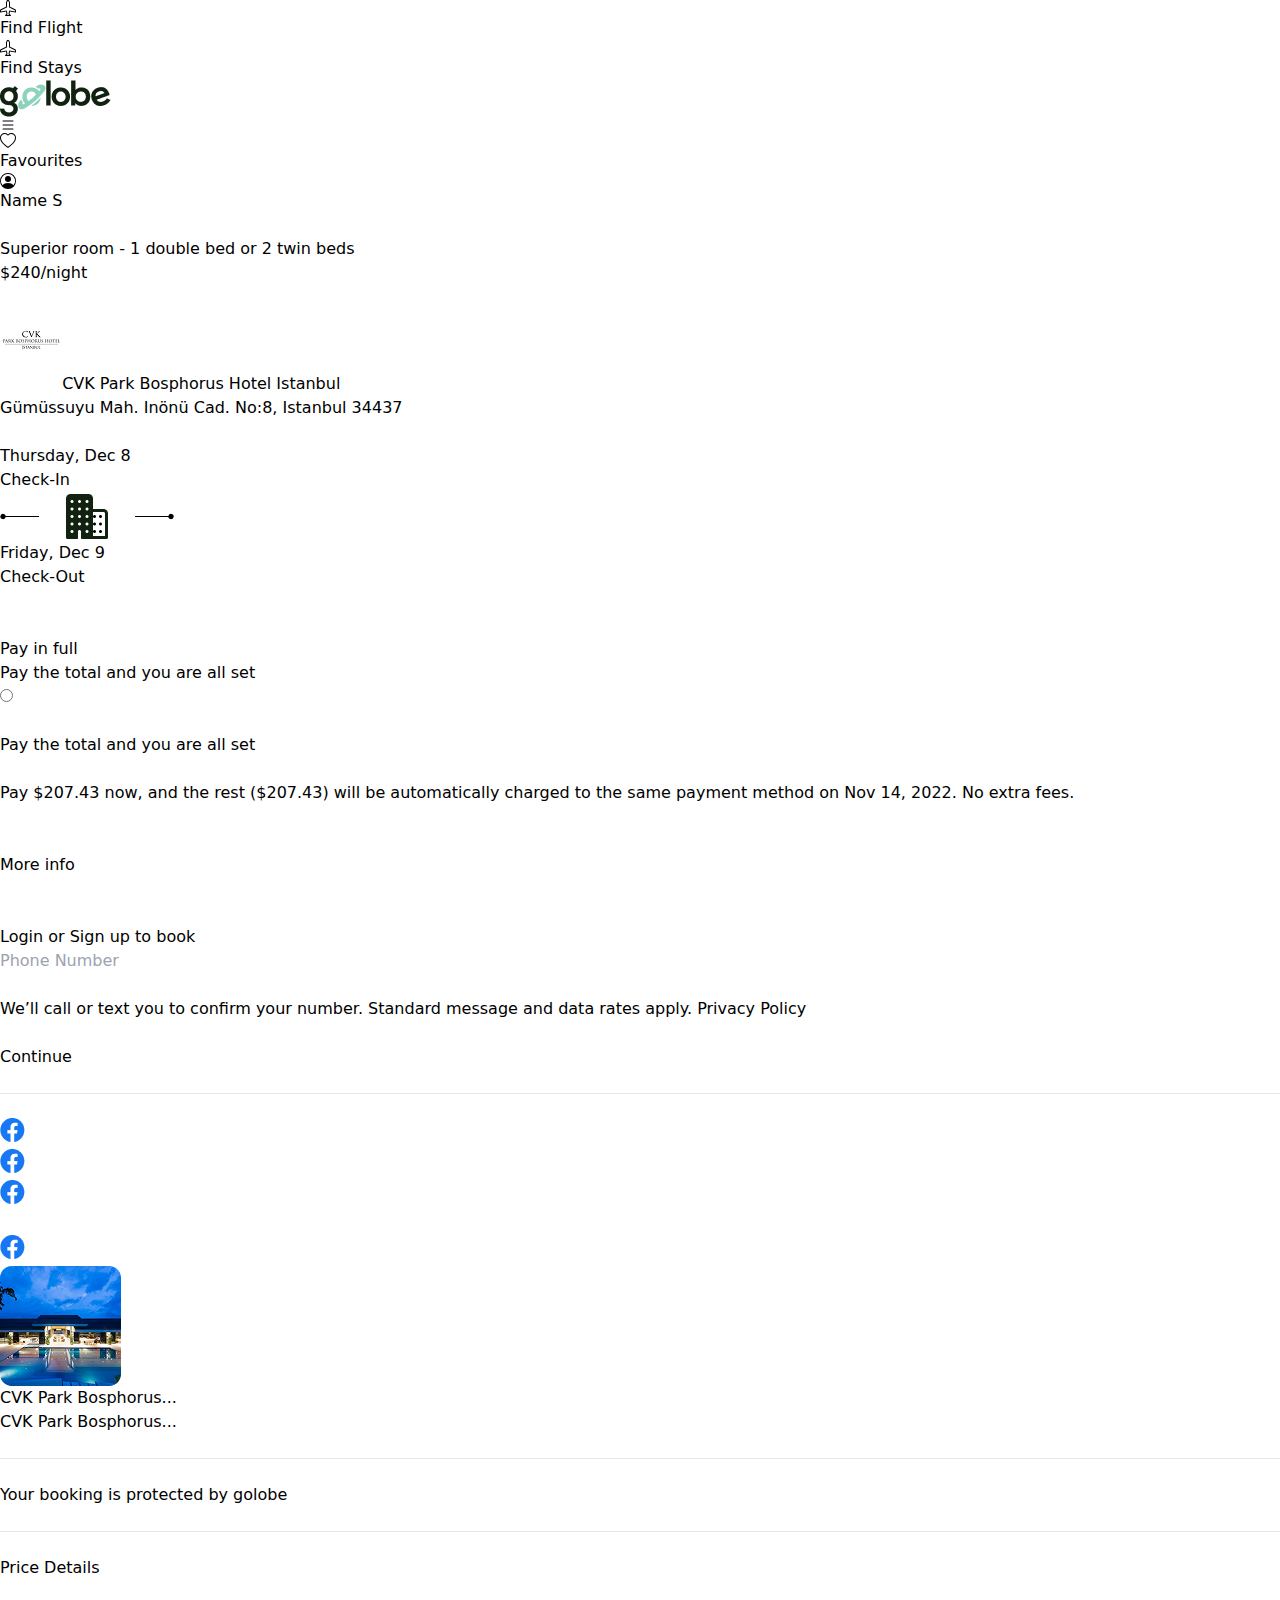
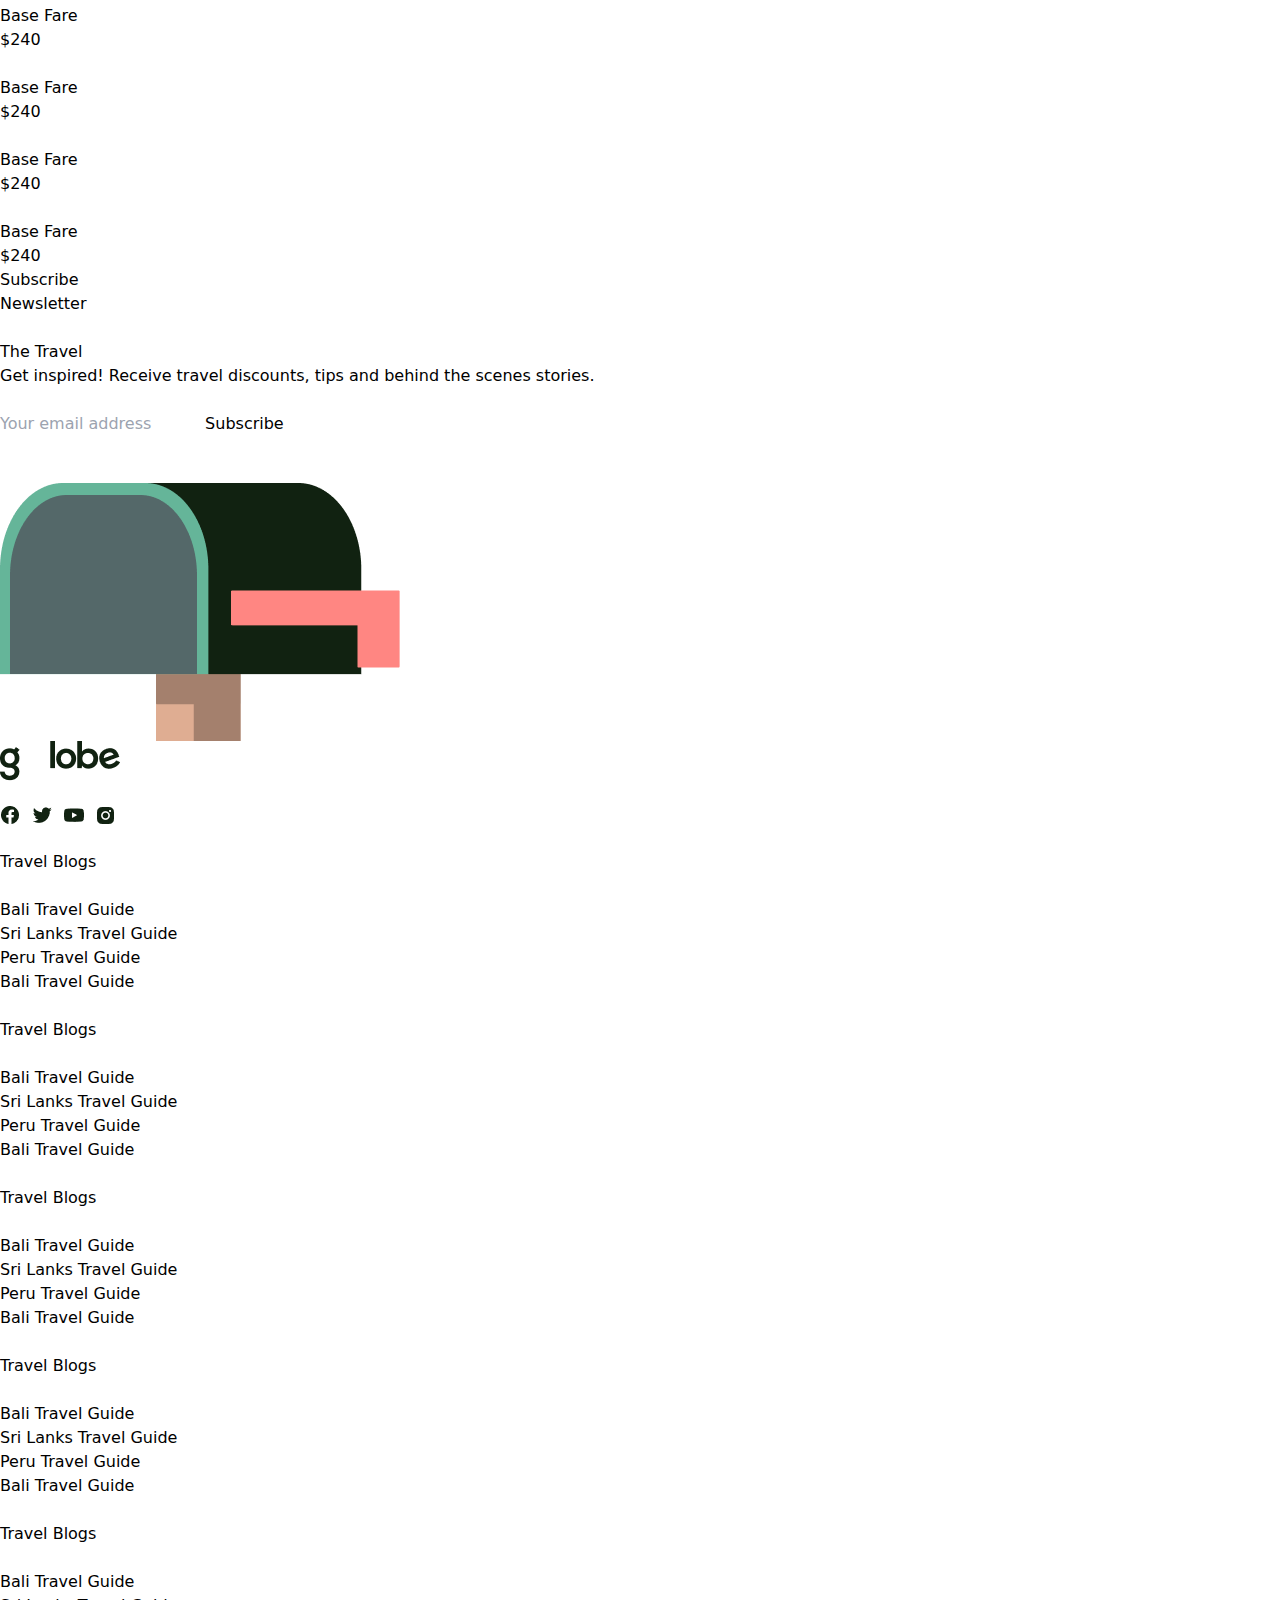
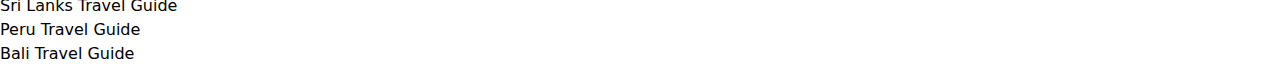
<file: src/yosin1.html>
<!DOCTYPE html>
<html lang="en">
<head>
    <meta charset="UTF-8">
    <meta name="viewport" content="width=device-width, initial-scale=1.0">
    <title>Document</title>
    <link rel="stylesheet" href="output.css">
</head>
<body>
    <header class="flex justify-around items-center p-5">
        <div class="text1 md:flex hidden justify-center items-center gap-10">
            <div class="text2 flex justify-center items-center gap-5">
                <svg xmlns="http://www.w3.org/2000/svg" width="16" height="16" fill="currentColor" class="bi bi-airplane" viewBox="0 0 16 16">
            <path d="M6.428 1.151C6.708.591 7.213 0 8 0s1.292.592 1.572 1.151C9.861 1.73 10 2.431 10 3v3.691l5.17 2.585a1.5 1.5 0 0 1 .83 1.342V12a.5.5 0 0 1-.582.493l-5.507-.918-.375 2.253 1.318 1.318A.5.5 0 0 1 10.5 16h-5a.5.5 0 0 1-.354-.854l1.319-1.318-.376-2.253-5.507.918A.5.5 0 0 1 0 12v-1.382a1.5 1.5 0 0 1 .83-1.342L6 6.691V3c0-.568.14-1.271.428-1.849m.894.448C7.111 2.02 7 2.569 7 3v4a.5.5 0 0 1-.276.447l-5.448 2.724a.5.5 0 0 0-.276.447v.792l5.418-.903a.5.5 0 0 1 .575.41l.5 3a.5.5 0 0 1-.14.437L6.708 15h2.586l-.647-.646a.5.5 0 0 1-.14-.436l.5-3a.5.5 0 0 1 .576-.411L15 11.41v-.792a.5.5 0 0 0-.276-.447L9.276 7.447A.5.5 0 0 1 9 7V3c0-.432-.11-.979-.322-1.401C8.458 1.159 8.213 1 8 1s-.458.158-.678.599"/>
                </svg>
                <p>Find Flight</p>
            </div>
            <div class="text2 flex justify-center items-center gap-5">
                <svg xmlns="http://www.w3.org/2000/svg" width="16" height="16" fill="currentColor" class="bi bi-airplane" viewBox="0 0 16 16">
            <path d="M6.428 1.151C6.708.591 7.213 0 8 0s1.292.592 1.572 1.151C9.861 1.73 10 2.431 10 3v3.691l5.17 2.585a1.5 1.5 0 0 1 .83 1.342V12a.5.5 0 0 1-.582.493l-5.507-.918-.375 2.253 1.318 1.318A.5.5 0 0 1 10.5 16h-5a.5.5 0 0 1-.354-.854l1.319-1.318-.376-2.253-5.507.918A.5.5 0 0 1 0 12v-1.382a1.5 1.5 0 0 1 .83-1.342L6 6.691V3c0-.568.14-1.271.428-1.849m.894.448C7.111 2.02 7 2.569 7 3v4a.5.5 0 0 1-.276.447l-5.448 2.724a.5.5 0 0 0-.276.447v.792l5.418-.903a.5.5 0 0 1 .575.41l.5 3a.5.5 0 0 1-.14.437L6.708 15h2.586l-.647-.646a.5.5 0 0 1-.14-.436l.5-3a.5.5 0 0 1 .576-.411L15 11.41v-.792a.5.5 0 0 0-.276-.447L9.276 7.447A.5.5 0 0 1 9 7V3c0-.432-.11-.979-.322-1.401C8.458 1.159 8.213 1 8 1s-.458.158-.678.599"/>
                </svg>
                <p>Find Stays</p>
            </div>
        </div>
        <img src="./hh.png" alt="">
        <svg xmlns="http://www.w3.org/2000/svg" width="16" height="16" fill="currentColor" class="md:hidden block" viewBox="0 0 16 16">
  <path fill-rule="evenodd" d="M2.5 12a.5.5 0 0 1 .5-.5h10a.5.5 0 0 1 0 1H3a.5.5 0 0 1-.5-.5m0-4a.5.5 0 0 1 .5-.5h10a.5.5 0 0 1 0 1H3a.5.5 0 0 1-.5-.5m0-4a.5.5 0 0 1 .5-.5h10a.5.5 0 0 1 0 1H3a.5.5 0 0 1-.5-.5"/>
</svg>
        <div class="text3 md:flex hidden justify-center items-center gap-10">
            <div class="text4 flex justify-center items-center gap-5">
                <svg xmlns="http://www.w3.org/2000/svg" width="16" height="16" fill="currentColor" class="bi bi-heart" viewBox="0 0 16 16">
                    <path d="m8 2.748-.717-.737C5.6.281 2.514.878 1.4 3.053c-.523 1.023-.641 2.5.314 4.385.92 1.815 2.834 3.989 6.286 6.357 3.452-2.368 5.365-4.542 6.286-6.357.955-1.886.838-3.362.314-4.385C13.486.878 10.4.28 8.717 2.01zM8 15C-7.333 4.868 3.279-3.04 7.824 1.143q.09.083.176.171a3 3 0 0 1 .176-.17C12.72-3.042 23.333 4.867 8 15"/>
                </svg>
                <p>Favourites</p>
            </div>
            <div class="text5 flex justify-center items-center gap-5">
                <svg xmlns="http://www.w3.org/2000/svg" width="16" height="16" fill="currentColor" class="bi bi-person-circle" viewBox="0 0 16 16">
            <path d="M11 6a3 3 0 1 1-6 0 3 3 0 0 1 6 0"/>
          <path fill-rule="evenodd" d="M0 8a8 8 0 1 1 16 0A8 8 0 0 1 0 8m8-7a7 7 0 0 0-5.468 11.37C3.242 11.226 4.805 10 8 10s4.757 1.225 5.468 2.37A7 7 0 0 0 8 1"/>
          </svg>
          <p>Name S</p>
            </div>
        </div>
    </header><br>
    <div class="md:flex md:justify-around">
        <div>
            <div class="shadow-sm shadow-[grey] md:w-[800px] p-[20px] rounded-[15px]">
                <div class="flex items-center gap-12">
                    <div><p class="md:w-[491px] text-[24px]">Superior room - 1 double bed or 2 twin beds</p></div>
                    <div><p class="text-[#FF8682]">$240/night</p></div>
                </div><br>
                <div><button class="shadow-md p-[9px]"><div class="flex gap-14">
                    <div class="hidden md:block"><img src="./download 1.png" alt=""></div>
                    <div><p class="text-[32px]">CVK Park Bosphorus Hotel Istanbul
                    </p>
                <p>  Gümüssuyu Mah. Inönü Cad. No:8, Istanbul 34437</p>
            </div>
                </div></button></div><br>
                <div class="flex justify-between md:gap-0 gap-4">
                    <div><p>Thursday, Dec 8</p>
                    <p class="text-[14px]">Check-In</p></div>
                    <div><img src="./Frame 181.png" alt=""></div>
                    <div>
                        <p>Friday, Dec 9</p>
                        <p class="text-[14px]">Check-Out</p>
                    </div>
                </div>
            </div><br><br>
            <div class="shadow-lg shadow-[grey] p-[20px] md:w-[800px] rounded-[15px]">
              <div class="bg-[#8DD3BB] md:w-[600px] rounded-[15px]">
                <div class="flex justify-between items-center p-[20px]">
                    <div><p>Pay in full</p>
                    <p class="text-[14px]">Pay the total and you are all set</p>
                </div>
                <div><input type="radio" class="w-[200px]"></div>
                </div>
              </div><br>
              <div>
                <p>Pay the total and you are all set</p><br>
                <p class="md:w-[632px] text-[14px]">Pay $207.43 now, and the rest ($207.43) will be automatically charged to the same payment method on Nov 14, 2022. No extra fees.
 </p><br><br>
 <p class="text-[12px]">More info</p>

              </div>
            </div><br><br>
            <div class="shadow-lg shadow-[grey] p-[20px] md:w-[800px] rounded-[15px]">
                <div><p class="text-[40px]">Login or Sign up to book</p></div>
                <div><input type="text" placeholder="Phone Number"  class="md:w-[500px] md:p-[9px]"></div><br>
                <div><p>We’ll call or text you to confirm your number. Standard message and data rates apply. Privacy Policy
</p></div><br>
<div><button class="md:w-[700px] bg-[#8DD3BB] p-[9px]">Continue</button></div><br>
<hr><br>
       <div class="flex gap-10">
        <div><button class="shadow-lg shadow-[grey] p-[9px] border-black md:w-[200px] w-[200px]"><img src="Vector (15).png" class="md:ml-[70px]"></button></div>
        <div><button class="shadow-lg shadow-[grey] p-[9px] border-black md:w-[200px]  w-[200px] hidden md:block"><img src="Vector (15).png" class="md:ml-[70px]"></button></div>
         <div><button class="shadow-lg shadow-[grey] p-[9px] border-black md:w-[200px] w-[200px] hidden md:block"><img src="Vector (15).png" class="md:ml-[70px]"></button></div>
    </div><br>
    <div> <div><button class="shadow-lg shadow-[grey] p-[9px] border-black md:w-[700px] w-[300px]"><img src="Vector (15).png" class="md:ml-[300px]"></button></div></div>

            </div>
        </div>
        <div>
            <div class="shadow-lg shadow-[grey] p-[20px] md:w-[500px] rounded-[15px]">
                <div class="flex items-center gap-10">
                    <div><img src="./haa.png" alt=""></div>
                    <div><p>CVK Park Bosphorus...</p>
                    <p>CVK Park Bosphorus...</p></div>
                </div><br>
                <hr>
                <br>
                <div><p>Your booking is protected by golobe</p></div><br><hr><br>
                <div><p>Price Details</p></div><br>
                <div>
                    <div class="flex justify-between">
                        <p>Base Fare </p>
                        <p>$240</p>
                    </div><br>
                    <div class="flex justify-between">
                        <p>Base Fare </p>
                        <p>$240</p>
                    </div><br>
                    <div class="flex justify-between">
                        <p>Base Fare </p>
                        <p>$240</p>
                    </div><br>
                    <div class="flex justify-between">
                        <p>Base Fare </p>
                        <p>$240</p>
                    </div>
                </div>

            </div>
        </div>
    </div>
    <header class="w-[80%] m-auto bg-[#CDEAE1] text-[#112211] p-10 rounded-[10px] md:flex block justify-between  relative top-[200px]">
        <div class="text26">
            <h1 class="text-4xl">Subscribe <br> Newsletter</h1><br>
            <p class="text-2xl">The Travel</p>
            <p>Get inspired! Receive travel discounts, tips and behind the scenes stories.</p><br>
            <div class="text27 flex justify-start gap-10">
                <input type="text" placeholder="Your email address" class="p-3 md:w-[400px] w-[120px]">
                <button class="bg-[#112211] p-5 text-[white]">Subscribe</button>
            </div>
        </div>
        <img src="./aaa.png" alt="">
    </header>
    <header class="p-[100px] bg-[#8DD3BB] md:flex justify-around block text-center md:text-start mt-[160px]">
        <div class="text29">
            <img src="./Group (7).png" alt=""><br>
            <img src="./aaan.png" alt="">
        </div><br>
        <div class="text31">
            <h3>Travel Blogs</h3><br>
            <p>Bali Travel Guide</p>
            <p>Sri Lanks Travel Guide</p>
            <p>Peru Travel Guide</p>
            <p>Bali Travel Guide</p>
        </div><br>
        <div class="text31">
            <h3>Travel Blogs</h3><br>
            <p>Bali Travel Guide</p>
            <p>Sri Lanks Travel Guide</p>
            <p>Peru Travel Guide</p>
            <p>Bali Travel Guide</p>
        </div><br>
        <div class="text31 md:block hidden">
            <h3>Travel Blogs</h3><br>
            <p>Bali Travel Guide</p>
            <p>Sri Lanks Travel Guide</p>
            <p>Peru Travel Guide</p>
            <p>Bali Travel Guide</p>
        </div><br>
        <div class="text31 md:block hidden">
            <h3>Travel Blogs</h3><br>
            <p>Bali Travel Guide</p>
            <p>Sri Lanks Travel Guide</p>
            <p>Peru Travel Guide</p>
            <p>Bali Travel Guide</p>
        </div><br>
        <div class="text31 md:block hidden">
            <h3>Travel Blogs</h3><br>
            <p>Bali Travel Guide</p>
            <p>Sri Lanks Travel Guide</p>
            <p>Peru Travel Guide</p>
            <p>Bali Travel Guide</p>
        </div>
    </header>
    
</body>
</html>
</file>
<file: src/output.css>
*, ::before, ::after {
  --tw-border-spacing-x: 0;
  --tw-border-spacing-y: 0;
  --tw-translate-x: 0;
  --tw-translate-y: 0;
  --tw-rotate: 0;
  --tw-skew-x: 0;
  --tw-skew-y: 0;
  --tw-scale-x: 1;
  --tw-scale-y: 1;
  --tw-pan-x:  ;
  --tw-pan-y:  ;
  --tw-pinch-zoom:  ;
  --tw-scroll-snap-strictness: proximity;
  --tw-gradient-from-position:  ;
  --tw-gradient-via-position:  ;
  --tw-gradient-to-position:  ;
  --tw-ordinal:  ;
  --tw-slashed-zero:  ;
  --tw-numeric-figure:  ;
  --tw-numeric-spacing:  ;
  --tw-numeric-fraction:  ;
  --tw-ring-inset:  ;
  --tw-ring-offset-width: 0px;
  --tw-ring-offset-color: #fff;
  --tw-ring-color: rgb(59 130 246 / 0.5);
  --tw-ring-offset-shadow: 0 0 #0000;
  --tw-ring-shadow: 0 0 #0000;
  --tw-shadow: 0 0 #0000;
  --tw-shadow-colored: 0 0 #0000;
  --tw-blur:  ;
  --tw-brightness:  ;
  --tw-contrast:  ;
  --tw-grayscale:  ;
  --tw-hue-rotate:  ;
  --tw-invert:  ;
  --tw-saturate:  ;
  --tw-sepia:  ;
  --tw-drop-shadow:  ;
  --tw-backdrop-blur:  ;
  --tw-backdrop-brightness:  ;
  --tw-backdrop-contrast:  ;
  --tw-backdrop-grayscale:  ;
  --tw-backdrop-hue-rotate:  ;
  --tw-backdrop-invert:  ;
  --tw-backdrop-opacity:  ;
  --tw-backdrop-saturate:  ;
  --tw-backdrop-sepia:  ;
  --tw-contain-size:  ;
  --tw-contain-layout:  ;
  --tw-contain-paint:  ;
  --tw-contain-style:  ;
}

::backdrop {
  --tw-border-spacing-x: 0;
  --tw-border-spacing-y: 0;
  --tw-translate-x: 0;
  --tw-translate-y: 0;
  --tw-rotate: 0;
  --tw-skew-x: 0;
  --tw-skew-y: 0;
  --tw-scale-x: 1;
  --tw-scale-y: 1;
  --tw-pan-x:  ;
  --tw-pan-y:  ;
  --tw-pinch-zoom:  ;
  --tw-scroll-snap-strictness: proximity;
  --tw-gradient-from-position:  ;
  --tw-gradient-via-position:  ;
  --tw-gradient-to-position:  ;
  --tw-ordinal:  ;
  --tw-slashed-zero:  ;
  --tw-numeric-figure:  ;
  --tw-numeric-spacing:  ;
  --tw-numeric-fraction:  ;
  --tw-ring-inset:  ;
  --tw-ring-offset-width: 0px;
  --tw-ring-offset-color: #fff;
  --tw-ring-color: rgb(59 130 246 / 0.5);
  --tw-ring-offset-shadow: 0 0 #0000;
  --tw-ring-shadow: 0 0 #0000;
  --tw-shadow: 0 0 #0000;
  --tw-shadow-colored: 0 0 #0000;
  --tw-blur:  ;
  --tw-brightness:  ;
  --tw-contrast:  ;
  --tw-grayscale:  ;
  --tw-hue-rotate:  ;
  --tw-invert:  ;
  --tw-saturate:  ;
  --tw-sepia:  ;
  --tw-drop-shadow:  ;
  --tw-backdrop-blur:  ;
  --tw-backdrop-brightness:  ;
  --tw-backdrop-contrast:  ;
  --tw-backdrop-grayscale:  ;
  --tw-backdrop-hue-rotate:  ;
  --tw-backdrop-invert:  ;
  --tw-backdrop-opacity:  ;
  --tw-backdrop-saturate:  ;
  --tw-backdrop-sepia:  ;
  --tw-contain-size:  ;
  --tw-contain-layout:  ;
  --tw-contain-paint:  ;
  --tw-contain-style:  ;
}

/*
! tailwindcss v3.4.17 | MIT License | https://tailwindcss.com
*/

/*
1. Prevent padding and border from affecting element width. (https://github.com/mozdevs/cssremedy/issues/4)
2. Allow adding a border to an element by just adding a border-width. (https://github.com/tailwindcss/tailwindcss/pull/116)
*/

*,
::before,
::after {
  box-sizing: border-box;
  /* 1 */
  border-width: 0;
  /* 2 */
  border-style: solid;
  /* 2 */
  border-color: #e5e7eb;
  /* 2 */
}

::before,
::after {
  --tw-content: '';
}

/*
1. Use a consistent sensible line-height in all browsers.
2. Prevent adjustments of font size after orientation changes in iOS.
3. Use a more readable tab size.
4. Use the user's configured `sans` font-family by default.
5. Use the user's configured `sans` font-feature-settings by default.
6. Use the user's configured `sans` font-variation-settings by default.
7. Disable tap highlights on iOS
*/

html,
:host {
  line-height: 1.5;
  /* 1 */
  -webkit-text-size-adjust: 100%;
  /* 2 */
  -moz-tab-size: 4;
  /* 3 */
  -o-tab-size: 4;
     tab-size: 4;
  /* 3 */
  font-family: ui-sans-serif, system-ui, sans-serif, "Apple Color Emoji", "Segoe UI Emoji", "Segoe UI Symbol", "Noto Color Emoji";
  /* 4 */
  font-feature-settings: normal;
  /* 5 */
  font-variation-settings: normal;
  /* 6 */
  -webkit-tap-highlight-color: transparent;
  /* 7 */
}

/*
1. Remove the margin in all browsers.
2. Inherit line-height from `html` so users can set them as a class directly on the `html` element.
*/

body {
  margin: 0;
  /* 1 */
  line-height: inherit;
  /* 2 */
}

/*
1. Add the correct height in Firefox.
2. Correct the inheritance of border color in Firefox. (https://bugzilla.mozilla.org/show_bug.cgi?id=190655)
3. Ensure horizontal rules are visible by default.
*/

hr {
  height: 0;
  /* 1 */
  color: inherit;
  /* 2 */
  border-top-width: 1px;
  /* 3 */
}

/*
Add the correct text decoration in Chrome, Edge, and Safari.
*/

abbr:where([title]) {
  -webkit-text-decoration: underline dotted;
          text-decoration: underline dotted;
}

/*
Remove the default font size and weight for headings.
*/

h1,
h2,
h3,
h4,
h5,
h6 {
  font-size: inherit;
  font-weight: inherit;
}

/*
Reset links to optimize for opt-in styling instead of opt-out.
*/

a {
  color: inherit;
  text-decoration: inherit;
}

/*
Add the correct font weight in Edge and Safari.
*/

b,
strong {
  font-weight: bolder;
}

/*
1. Use the user's configured `mono` font-family by default.
2. Use the user's configured `mono` font-feature-settings by default.
3. Use the user's configured `mono` font-variation-settings by default.
4. Correct the odd `em` font sizing in all browsers.
*/

code,
kbd,
samp,
pre {
  font-family: ui-monospace, SFMono-Regular, Menlo, Monaco, Consolas, "Liberation Mono", "Courier New", monospace;
  /* 1 */
  font-feature-settings: normal;
  /* 2 */
  font-variation-settings: normal;
  /* 3 */
  font-size: 1em;
  /* 4 */
}

/*
Add the correct font size in all browsers.
*/

small {
  font-size: 80%;
}

/*
Prevent `sub` and `sup` elements from affecting the line height in all browsers.
*/

sub,
sup {
  font-size: 75%;
  line-height: 0;
  position: relative;
  vertical-align: baseline;
}

sub {
  bottom: -0.25em;
}

sup {
  top: -0.5em;
}

/*
1. Remove text indentation from table contents in Chrome and Safari. (https://bugs.chromium.org/p/chromium/issues/detail?id=999088, https://bugs.webkit.org/show_bug.cgi?id=201297)
2. Correct table border color inheritance in all Chrome and Safari. (https://bugs.chromium.org/p/chromium/issues/detail?id=935729, https://bugs.webkit.org/show_bug.cgi?id=195016)
3. Remove gaps between table borders by default.
*/

table {
  text-indent: 0;
  /* 1 */
  border-color: inherit;
  /* 2 */
  border-collapse: collapse;
  /* 3 */
}

/*
1. Change the font styles in all browsers.
2. Remove the margin in Firefox and Safari.
3. Remove default padding in all browsers.
*/

button,
input,
optgroup,
select,
textarea {
  font-family: inherit;
  /* 1 */
  font-feature-settings: inherit;
  /* 1 */
  font-variation-settings: inherit;
  /* 1 */
  font-size: 100%;
  /* 1 */
  font-weight: inherit;
  /* 1 */
  line-height: inherit;
  /* 1 */
  letter-spacing: inherit;
  /* 1 */
  color: inherit;
  /* 1 */
  margin: 0;
  /* 2 */
  padding: 0;
  /* 3 */
}

/*
Remove the inheritance of text transform in Edge and Firefox.
*/

button,
select {
  text-transform: none;
}

/*
1. Correct the inability to style clickable types in iOS and Safari.
2. Remove default button styles.
*/

button,
input:where([type='button']),
input:where([type='reset']),
input:where([type='submit']) {
  -webkit-appearance: button;
  /* 1 */
  background-color: transparent;
  /* 2 */
  background-image: none;
  /* 2 */
}

/*
Use the modern Firefox focus style for all focusable elements.
*/

:-moz-focusring {
  outline: auto;
}

/*
Remove the additional `:invalid` styles in Firefox. (https://github.com/mozilla/gecko-dev/blob/2f9eacd9d3d995c937b4251a5557d95d494c9be1/layout/style/res/forms.css#L728-L737)
*/

:-moz-ui-invalid {
  box-shadow: none;
}

/*
Add the correct vertical alignment in Chrome and Firefox.
*/

progress {
  vertical-align: baseline;
}

/*
Correct the cursor style of increment and decrement buttons in Safari.
*/

::-webkit-inner-spin-button,
::-webkit-outer-spin-button {
  height: auto;
}

/*
1. Correct the odd appearance in Chrome and Safari.
2. Correct the outline style in Safari.
*/

[type='search'] {
  -webkit-appearance: textfield;
  /* 1 */
  outline-offset: -2px;
  /* 2 */
}

/*
Remove the inner padding in Chrome and Safari on macOS.
*/

::-webkit-search-decoration {
  -webkit-appearance: none;
}

/*
1. Correct the inability to style clickable types in iOS and Safari.
2. Change font properties to `inherit` in Safari.
*/

::-webkit-file-upload-button {
  -webkit-appearance: button;
  /* 1 */
  font: inherit;
  /* 2 */
}

/*
Add the correct display in Chrome and Safari.
*/

summary {
  display: list-item;
}

/*
Removes the default spacing and border for appropriate elements.
*/

blockquote,
dl,
dd,
h1,
h2,
h3,
h4,
h5,
h6,
hr,
figure,
p,
pre {
  margin: 0;
}

fieldset {
  margin: 0;
  padding: 0;
}

legend {
  padding: 0;
}

ol,
ul,
menu {
  list-style: none;
  margin: 0;
  padding: 0;
}

/*
Reset default styling for dialogs.
*/

dialog {
  padding: 0;
}

/*
Prevent resizing textareas horizontally by default.
*/

textarea {
  resize: vertical;
}

/*
1. Reset the default placeholder opacity in Firefox. (https://github.com/tailwindlabs/tailwindcss/issues/3300)
2. Set the default placeholder color to the user's configured gray 400 color.
*/

input::-moz-placeholder, textarea::-moz-placeholder {
  opacity: 1;
  /* 1 */
  color: #9ca3af;
  /* 2 */
}

input::placeholder,
textarea::placeholder {
  opacity: 1;
  /* 1 */
  color: #9ca3af;
  /* 2 */
}

/*
Set the default cursor for buttons.
*/

button,
[role="button"] {
  cursor: pointer;
}

/*
Make sure disabled buttons don't get the pointer cursor.
*/

:disabled {
  cursor: default;
}

/*
1. Make replaced elements `display: block` by default. (https://github.com/mozdevs/cssremedy/issues/14)
2. Add `vertical-align: middle` to align replaced elements more sensibly by default. (https://github.com/jensimmons/cssremedy/issues/14#issuecomment-634934210)
   This can trigger a poorly considered lint error in some tools but is included by design.
*/

img,
svg,
video,
canvas,
audio,
iframe,
embed,
object {
  display: block;
  /* 1 */
  vertical-align: middle;
  /* 2 */
}

/*
Constrain images and videos to the parent width and preserve their intrinsic aspect ratio. (https://github.com/mozdevs/cssremedy/issues/14)
*/

img,
video {
  max-width: 100%;
  height: auto;
}

/* Make elements with the HTML hidden attribute stay hidden by default */

[hidden]:where(:not([hidden="until-found"])) {
  display: none;
}

.text-3xl {
  font-size: 1.875rem;
  line-height: 2.25rem;
}

.font-bold {
  font-weight: 700;
}

.underline {
  text-decoration-line: underline;
}
</file>
